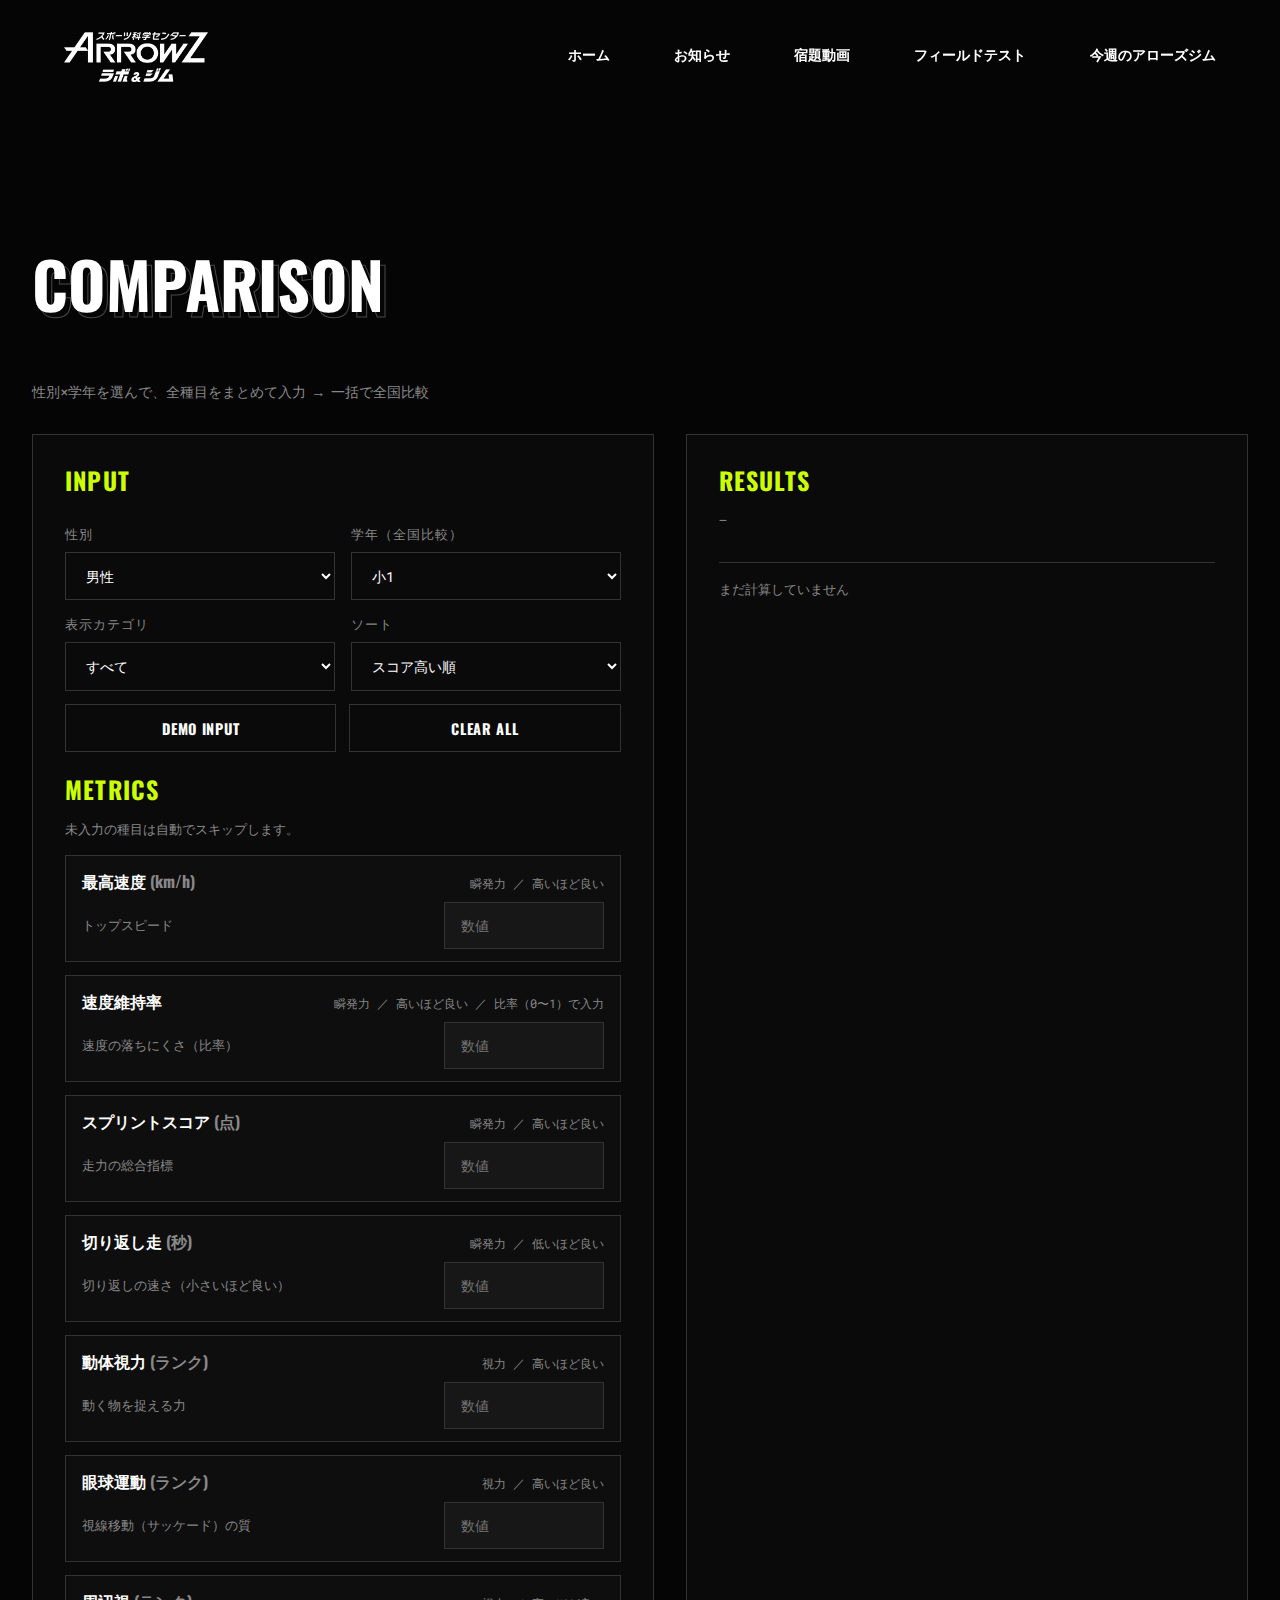
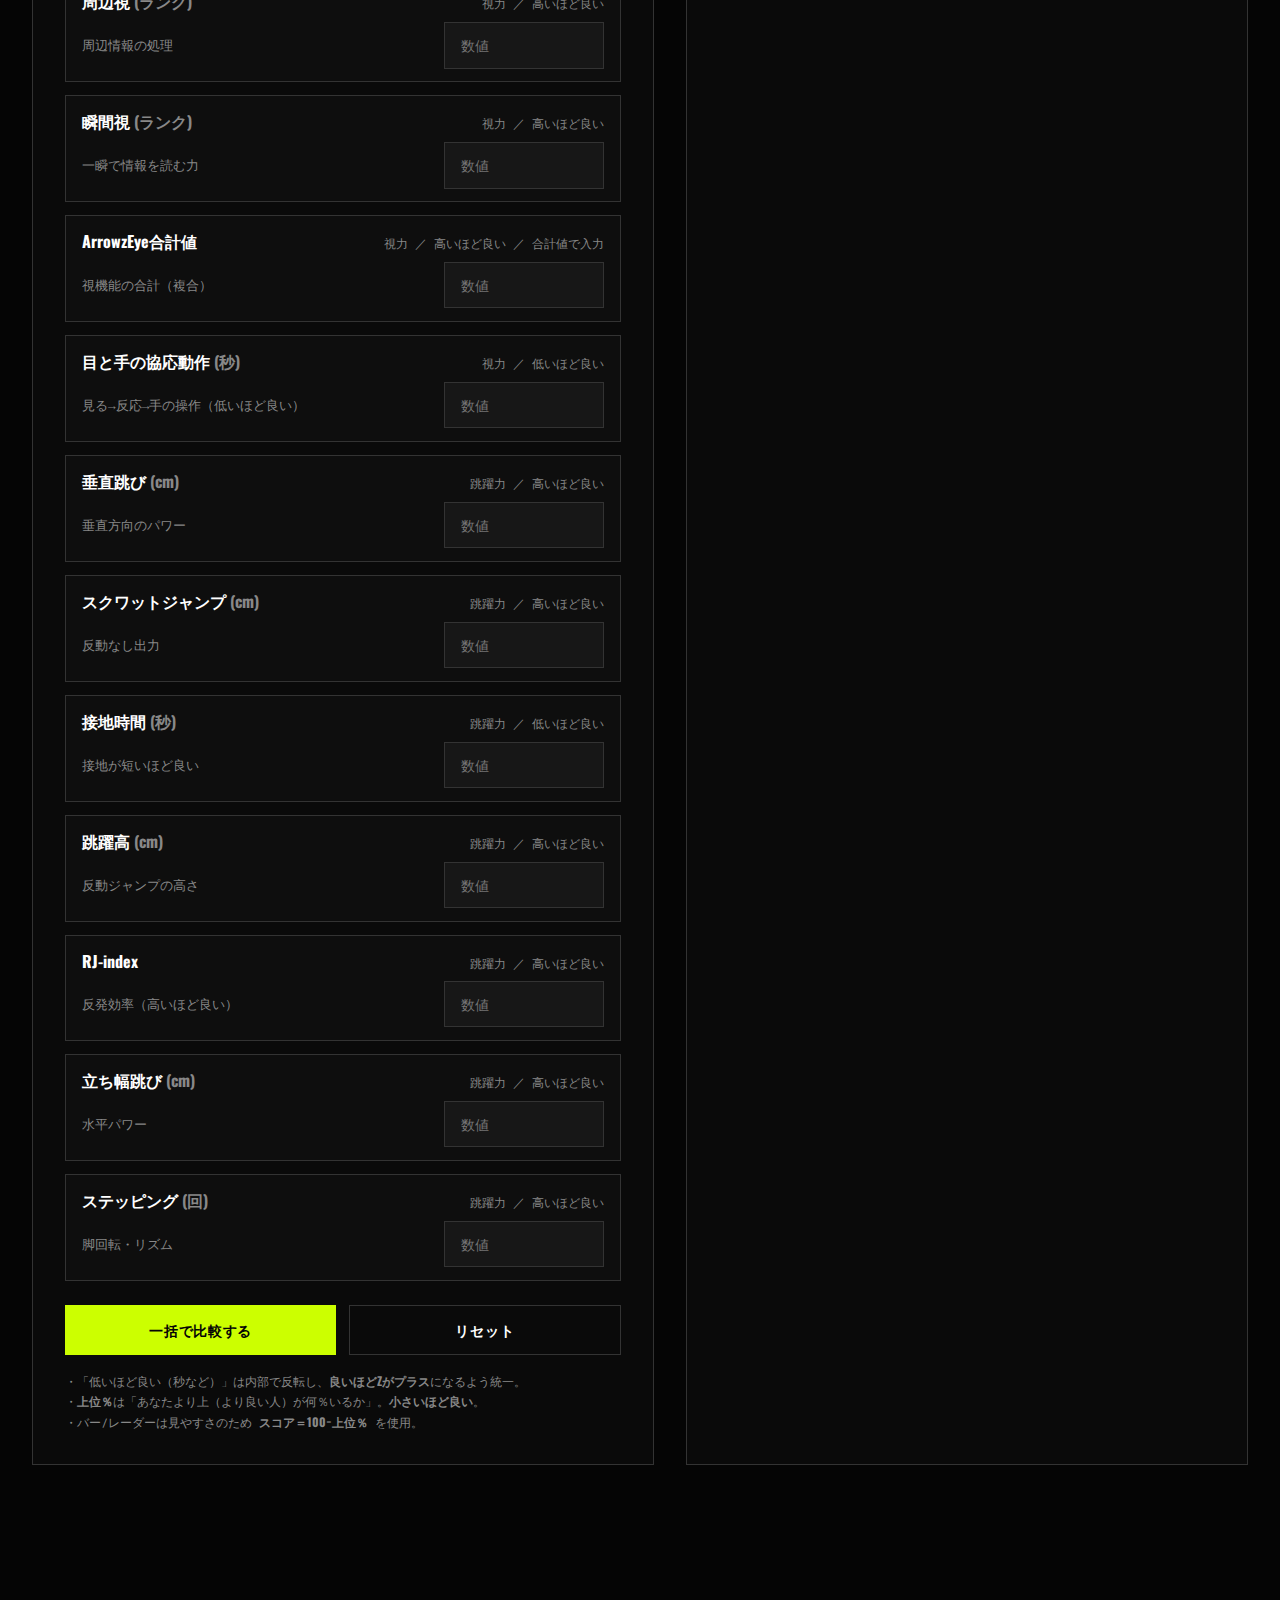
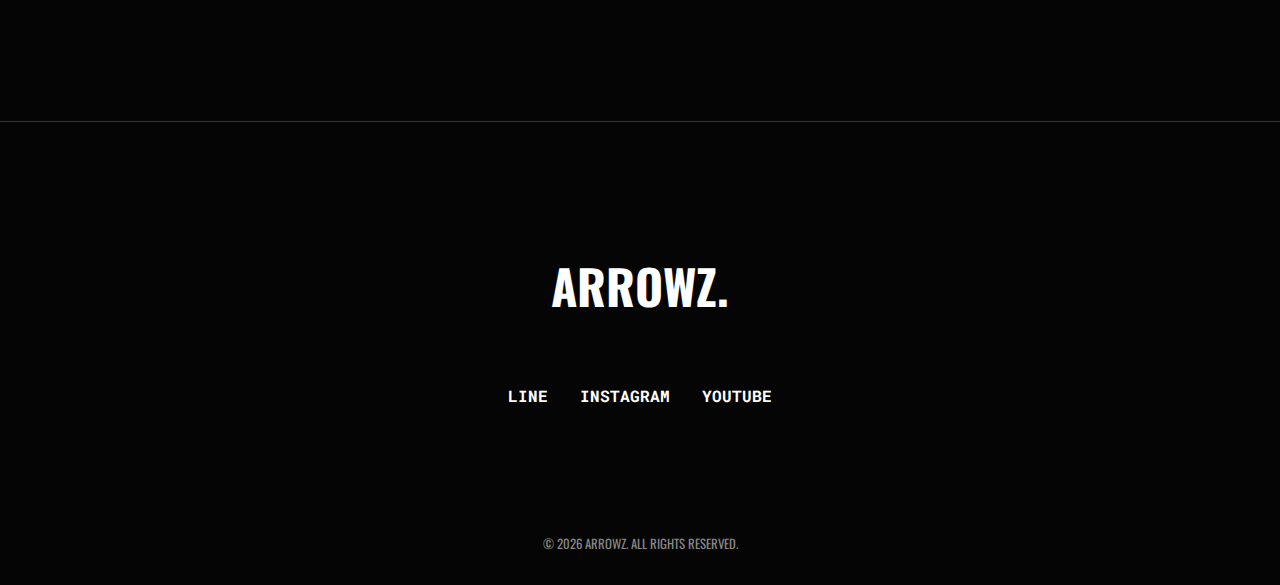
<file: comparison.html>
<!DOCTYPE html>
<html lang="ja">

<head>
    <meta charset="UTF-8">
    <meta name="viewport" content="width=device-width, initial-scale=1.0">
    <title>全国比較ツール | ARROWZ栃木ポータルサイト</title>
    <link rel="preconnect" href="https://fonts.googleapis.com">
    <link rel="preconnect" href="https://fonts.gstatic.com" crossorigin>
    <link
        href="https://fonts.googleapis.com/css2?family=Oswald:wght@400;500;700&family=Roboto+Mono:wght@400;700&display=swap"
        rel="stylesheet">
    <link rel="stylesheet" href="css/style.css">
    <link rel="stylesheet" href="css/animations.css">
    <style>
        /* ===== Comparison Page Specific ===== */
        .comp-grid {
            display: grid;
            grid-template-columns: 1.05fr .95fr;
            gap: 2rem;
        }

        @media (max-width: 980px) {
            .comp-grid {
                grid-template-columns: 1fr;
            }
        }

        .comp-card {
            background-color: #0a0a0a;
            border: 1px solid var(--border-color);
            border-radius: 0;
            padding: 2rem;
            transition: border-color 0.3s;
        }

        .comp-card:hover {
            border-color: var(--accent-color);
        }

        .comp-card h2 {
            font-family: var(--font-primary);
            font-size: 1.5rem;
            text-transform: uppercase;
            letter-spacing: 0.05em;
            margin-bottom: 1rem;
            color: var(--accent-color);
        }

        .comp-mini {
            font-family: var(--font-secondary);
            color: var(--text-muted);
            font-size: 0.8rem;
            line-height: 1.6;
        }

        .comp-label {
            display: block;
            font-family: var(--font-secondary);
            color: var(--text-muted);
            font-size: 0.8rem;
            letter-spacing: 0.08em;
            text-transform: uppercase;
            margin: 1rem 0 0.5rem;
        }

        .comp-card input,
        .comp-card select {
            width: 100%;
            background: rgba(255, 255, 255, 0.04);
            border: 1px solid var(--border-color);
            color: var(--text-color);
            padding: 0.8rem 1rem;
            font-family: var(--font-secondary);
            font-size: 0.9rem;
            outline: none;
            transition: border-color 0.3s;
        }

        .comp-card input:focus,
        .comp-card select:focus {
            border-color: var(--accent-color);
        }

        .comp-card select {
            color: var(--text-color);
            background: #0a0a0a;
        }

        .comp-card select option {
            color: #000;
            background: #fff;
        }

        .comp-row2 {
            display: grid;
            grid-template-columns: 1fr 1fr;
            gap: 1rem;
        }

        @media (max-width: 720px) {
            .comp-row2 {
                grid-template-columns: 1fr;
            }
        }

        /* Buttons */
        .comp-btns {
            display: flex;
            gap: 0.8rem;
            flex-wrap: wrap;
            margin-top: 1.5rem;
        }

        .comp-btn {
            appearance: none;
            border: 1px solid var(--border-color);
            background: transparent;
            color: var(--text-color);
            padding: 0.8rem 1.2rem;
            font-family: var(--font-primary);
            font-weight: 700;
            font-size: 0.9rem;
            cursor: pointer;
            text-transform: uppercase;
            letter-spacing: 0.05em;
            transition: all 0.3s;
            flex: 1;
        }

        .comp-btn:hover {
            border-color: var(--accent-color);
            color: var(--accent-color);
            background: rgba(204, 255, 0, 0.05);
        }

        .comp-btn.primary {
            border-color: var(--accent-color);
            color: var(--bg-color);
            background: var(--accent-color);
        }

        .comp-btn.primary:hover {
            background: var(--accent-hover);
        }

        @media (max-width: 720px) {
            .comp-btns {
                position: sticky;
                bottom: 12px;
                padding: 0.8rem;
                background: rgba(5, 5, 5, 0.9);
                border: 1px solid var(--border-color);
                backdrop-filter: blur(10px);
                z-index: 5;
            }
        }

        /* Input List */
        .comp-list {
            display: flex;
            flex-direction: column;
            gap: 0.8rem;
            margin-top: 1rem;
        }

        .comp-item {
            border: 1px solid var(--border-color);
            background: rgba(255, 255, 255, 0.02);
            padding: 0.8rem 1rem;
            transition: border-color 0.3s;
        }

        .comp-item:hover {
            border-color: rgba(204, 255, 0, 0.3);
        }

        .comp-itemTop {
            display: flex;
            justify-content: space-between;
            gap: 0.8rem;
            align-items: baseline;
            flex-wrap: wrap;
        }

        .comp-itemName {
            font-family: var(--font-primary);
            font-weight: 700;
            color: var(--text-color);
            font-size: 1rem;
        }

        .comp-itemMeta {
            font-family: var(--font-secondary);
            color: var(--text-muted);
            font-size: 0.75rem;
        }

        .comp-itemGrid {
            display: grid;
            grid-template-columns: 1fr 160px;
            gap: 0.8rem;
            margin-top: 0.5rem;
            align-items: center;
        }

        @media (max-width: 520px) {
            .comp-itemGrid {
                grid-template-columns: 1fr;
            }
        }

        /* Warning */
        .comp-warn {
            margin-top: 1rem;
            padding: 0.8rem 1rem;
            border: 1px solid rgba(255, 107, 107, 0.35);
            background: rgba(255, 107, 107, 0.08);
            color: var(--text-muted);
            font-family: var(--font-secondary);
            font-size: 0.8rem;
            line-height: 1.6;
            display: none;
        }

        .comp-note {
            margin-top: 1rem;
            font-family: var(--font-secondary);
            color: var(--text-muted);
            font-size: 0.75rem;
            line-height: 1.7;
        }

        /* Result badges */
        .comp-badge {
            display: inline-flex;
            align-items: center;
            gap: 0.5rem;
            padding: 0.4rem 0.8rem;
            border: 1px solid var(--border-color);
            background: rgba(255, 255, 255, 0.04);
            color: var(--text-muted);
            font-family: var(--font-secondary);
            font-size: 0.75rem;
            white-space: nowrap;
        }

        .comp-dot {
            width: 8px;
            height: 8px;
            border-radius: 50%;
        }

        .comp-good {
            background: #ccff00;
        }

        .comp-mid {
            background: #f5c451;
        }

        .comp-low {
            background: #ff6b6b;
        }

        .comp-bar {
            margin-top: 0.5rem;
            border: 1px solid var(--border-color);
            background: rgba(255, 255, 255, 0.03);
            height: 6px;
            overflow: hidden;
        }

        .comp-barFill {
            height: 100%;
            width: 0%;
            background: linear-gradient(90deg, var(--accent-color) 0%, rgba(204, 255, 0, 0.5) 100%);
            transition: width 0.35s ease;
        }

        .comp-tagRow {
            display: flex;
            gap: 0.5rem;
            flex-wrap: wrap;
            margin-top: 0.8rem;
        }

        .comp-tag {
            display: inline-flex;
            align-items: center;
            gap: 0.4rem;
            padding: 0.4rem 0.8rem;
            border: 1px solid var(--border-color);
            background: rgba(255, 255, 255, 0.02);
            color: var(--text-muted);
            font-family: var(--font-secondary);
            font-size: 0.75rem;
        }

        .comp-tag b {
            color: var(--text-color);
        }

        .comp-hr {
            height: 1px;
            background: var(--border-color);
            margin: 1rem 0;
        }

        .comp-deltaPos {
            color: #ccff00;
            font-weight: 700;
        }

        .comp-deltaNeg {
            color: #ff6b6b;
            font-weight: 700;
        }

        /* Result details */
        details.comp-res {
            border: 1px solid var(--border-color);
            background: rgba(255, 255, 255, 0.02);
            padding: 0.8rem 1rem;
            transition: border-color 0.3s;
        }

        details.comp-res:hover {
            border-color: rgba(204, 255, 0, 0.3);
        }

        details.comp-res+details.comp-res {
            margin-top: 0.8rem;
        }

        details.comp-res summary {
            list-style: none;
            cursor: pointer;
            display: flex;
            justify-content: space-between;
            gap: 0.8rem;
            align-items: flex-start;
            flex-wrap: wrap;
        }

        details.comp-res summary::-webkit-details-marker {
            display: none;
        }

        .comp-sumLeft {
            min-width: 240px;
            flex: 1;
        }

        .comp-sumName {
            font-family: var(--font-primary);
            font-weight: 700;
            font-size: 1.1rem;
            color: var(--text-color);
        }

        .comp-sumSmall {
            font-family: var(--font-secondary);
            color: var(--text-muted);
            font-size: 0.75rem;
            margin-top: 0.3rem;
        }

        .comp-sumRight {
            display: flex;
            gap: 0.8rem;
            align-items: center;
            flex-wrap: wrap;
            justify-content: flex-end;
        }

        .comp-scoreNum {
            font-family: var(--font-primary);
            font-weight: 700;
            color: var(--accent-color);
            font-size: 1.2rem;
        }

        /* Radar */
        .comp-radarWrap {
            margin-top: 1rem;
            border: 1px solid var(--border-color);
            background: rgba(255, 255, 255, 0.02);
            padding: 1rem;
        }

        .comp-radarTop {
            display: flex;
            justify-content: space-between;
            gap: 0.8rem;
            align-items: baseline;
            flex-wrap: wrap;
        }

        #radar {
            width: 100%;
            height: 280px;
            display: block;
            margin-top: 0.5rem;
            background: rgba(255, 255, 255, 0.02);
            border: 1px solid var(--border-color);
        }

        /* Training */
        .comp-trainBox {
            margin-top: 1.5rem;
            border: 1px solid var(--border-color);
            background: rgba(255, 255, 255, 0.02);
            padding: 1rem;
        }

        .comp-trainTitle {
            font-family: var(--font-primary);
            font-weight: 700;
            text-transform: uppercase;
            letter-spacing: 0.05em;
        }

        .comp-trainItem {
            margin-top: 0.8rem;
            padding: 0.8rem;
            border: 1px solid var(--border-color);
            background: rgba(255, 255, 255, 0.02);
        }

        .comp-trainName {
            font-family: var(--font-primary);
            font-weight: 700;
        }

        .comp-trainMeta {
            font-family: var(--font-secondary);
            color: var(--text-muted);
            font-size: 0.75rem;
            margin-top: 0.3rem;
        }

        .comp-trainUl {
            margin: 0.5rem 0 0 1.2rem;
            color: var(--text-muted);
            font-family: var(--font-secondary);
            font-size: 0.8rem;
            line-height: 1.7;
            list-style: disc;
        }

        .comp-tools {
            display: flex;
            gap: 0.8rem;
            flex-wrap: wrap;
            margin-top: 0.8rem;
        }

        .comp-tools>* {
            flex: 1;
        }
    </style>
</head>

<body>

    <div class="cursor-dot" data-cursor-dot></div>
    <div class="cursor-outline" data-cursor-outline></div>

    <header class="header">
        <div class="logo">
            <a href="index.html">
                <img src="images/arrowz_logo13.png" alt="ARROWZ" class="logo-img">
            </a>
        </div>
        <nav class="nav">
            <ul class="nav-list">
                <li class="nav-item"><a href="index.html" class="nav-link" data-hover="HOME">ホーム</a></li>
                <li class="nav-item"><a href="news.html" class="nav-link" data-hover="NEWS">お知らせ</a></li>
                <li class="nav-item"><a href="homework.html" class="nav-link" data-hover="HOMEWORK">宿題動画</a></li>
                <li class="nav-item"><a href="results.html" class="nav-link" data-hover="FT RESULTS">フィールドテスト</a></li>
                <li class="nav-item"><a href="weekly.html" class="nav-link" data-hover="WEEKLY">今週のアローズジム</a></li>
            </ul>
        </nav>
        <div class="menu-toggle">
            <div class="bar"></div>
            <div class="bar"></div>
        </div>
    </header>

    <main>
        <section class="section">
            <div class="container">
                <h2 class="section-title" data-text="COMPARISON">COMPARISON</h2>
                <p
                    style="font-family: var(--font-secondary); color: var(--text-muted); margin-bottom: 2rem; font-size: 0.9rem;">
                    性別×学年を選んで、全種目をまとめて入力 → 一括で全国比較
                </p>

                <div class="comp-grid">
                    <!-- Input Side -->
                    <section class="comp-card">
                        <h2>INPUT</h2>

                        <div class="comp-row2">
                            <div>
                                <label class="comp-label">性別</label>
                                <select id="sex">
                                    <option value="M">男性</option>
                                    <option value="F">女性</option>
                                </select>
                            </div>
                            <div>
                                <label class="comp-label">学年（全国比較）</label>
                                <select id="grade"></select>
                            </div>
                        </div>

                        <div class="comp-row2">
                            <div>
                                <label class="comp-label">表示カテゴリ</label>
                                <select id="filterCat"></select>
                            </div>
                            <div>
                                <label class="comp-label">ソート</label>
                                <select id="sortMode">
                                    <option value="score_desc">スコア高い順</option>
                                    <option value="top_asc">上位％小さい順</option>
                                    <option value="cat_then_score">カテゴリ→スコア</option>
                                    <option value="input_order">入力順</option>
                                </select>
                            </div>
                        </div>

                        <div class="comp-tools">
                            <button class="comp-btn" id="fillDemoBtn">DEMO INPUT</button>
                            <button class="comp-btn" id="clearAllBtn">CLEAR ALL</button>
                        </div>

                        <h2 style="margin-top: 1.5rem;">METRICS</h2>
                        <div class="comp-mini">未入力の種目は自動でスキップします。</div>
                        <div id="inputList" class="comp-list"></div>

                        <div class="comp-btns">
                            <button class="comp-btn primary" id="calcAllBtn">一括で比較する</button>
                            <button class="comp-btn" id="resetBtn">リセット</button>
                        </div>

                        <div class="comp-warn" id="warnBox"></div>

                        <div class="comp-note">
                            ・「低いほど良い（秒など）」は内部で反転し、<b>良いほどZがプラス</b>になるよう統一。<br>
                            ・<b>上位％</b>は「あなたより上（より良い人）が何％いるか」。<b>小さいほど良い</b>。<br>
                            ・バー/レーダーは見やすさのため <b>スコア＝100−上位％</b> を使用。
                        </div>
                    </section>

                    <!-- Results Side -->
                    <section class="comp-card">
                        <h2>RESULTS</h2>
                        <div class="comp-mini" id="bucketText">—</div>

                        <div class="comp-radarWrap" id="radarWrap" style="display:none">
                            <div class="comp-radarTop">
                                <div class="comp-trainTitle">RADAR CHART</div>
                                <div class="comp-mini">0〜100（大きいほど良い）</div>
                            </div>
                            <canvas id="radar" width="900" height="420" aria-label="レーダーチャート"></canvas>
                            <div class="comp-mini" id="radarHint" style="margin-top:0.5rem">—</div>
                        </div>

                        <div class="comp-trainBox" id="trainBox" style="display:none">
                            <div class="comp-trainTitle">TRAINING RECOMMENDATIONS</div>
                            <div class="comp-mini">低かった3種目を伸ばすトレーニング</div>
                            <div id="trainList"></div>
                        </div>

                        <div class="comp-tagRow" id="summaryTags" style="margin-top:1rem"></div>
                        <div class="comp-hr"></div>

                        <div id="resultEmpty" class="comp-mini">まだ計算していません</div>
                        <div id="resultList" style="display:none"></div>
                    </section>
                </div>
            </div>
        </section>
    </main>

    <footer class="footer">
        <div class="container footer-content">
            <div class="footer-logo"><a
                    href="https://www.sports-science.co.jp/facility/tochigi/?utm_source=ig&utm_medium=social&utm_content=link_in_bio&fbclid=PAZXh0bgNhZW0CMTEAc3J0YwZhcHBfaWQMMjU2MjgxMDQwNTU4AAGnA0qM_hiKRR2bV2FCewG_8KCj-2P1WLxekZuYS_LkNXkv36WaadTpXSyxyW0_aem_r9qsksJPKb-rXfjTjhn6wQ"
                    target="_blank" style="text-decoration: none; color: inherit;">ARROWZ</a><span class="dot">.</span>
            </div>
            <div class="footer-links">
                <a href="https://line.me/R/ti/p/@322ctrff?ts=03251611&oat_content=url" target="_blank">LINE</a>
                <a href="https://www.instagram.com/arrowz_tochigi/" target="_blank">INSTAGRAM</a>
                <a href="https://www.youtube.com/@%E3%82%A2%E3%83%AD%E3%83%BC%E3%82%BA%E6%A0%83%E6%9C%A8"
                    target="_blank">YOUTUBE</a>
            </div>
            <div class="footer-bottom">
                <p>&copy; 2026 ARROWZ. ALL RIGHTS RESERVED.</p>
            </div>
        </div>
    </footer>

    <script src="js/main.js"></script>
    <script src="js/comparison.js"></script>
</body>

</html>
</file>
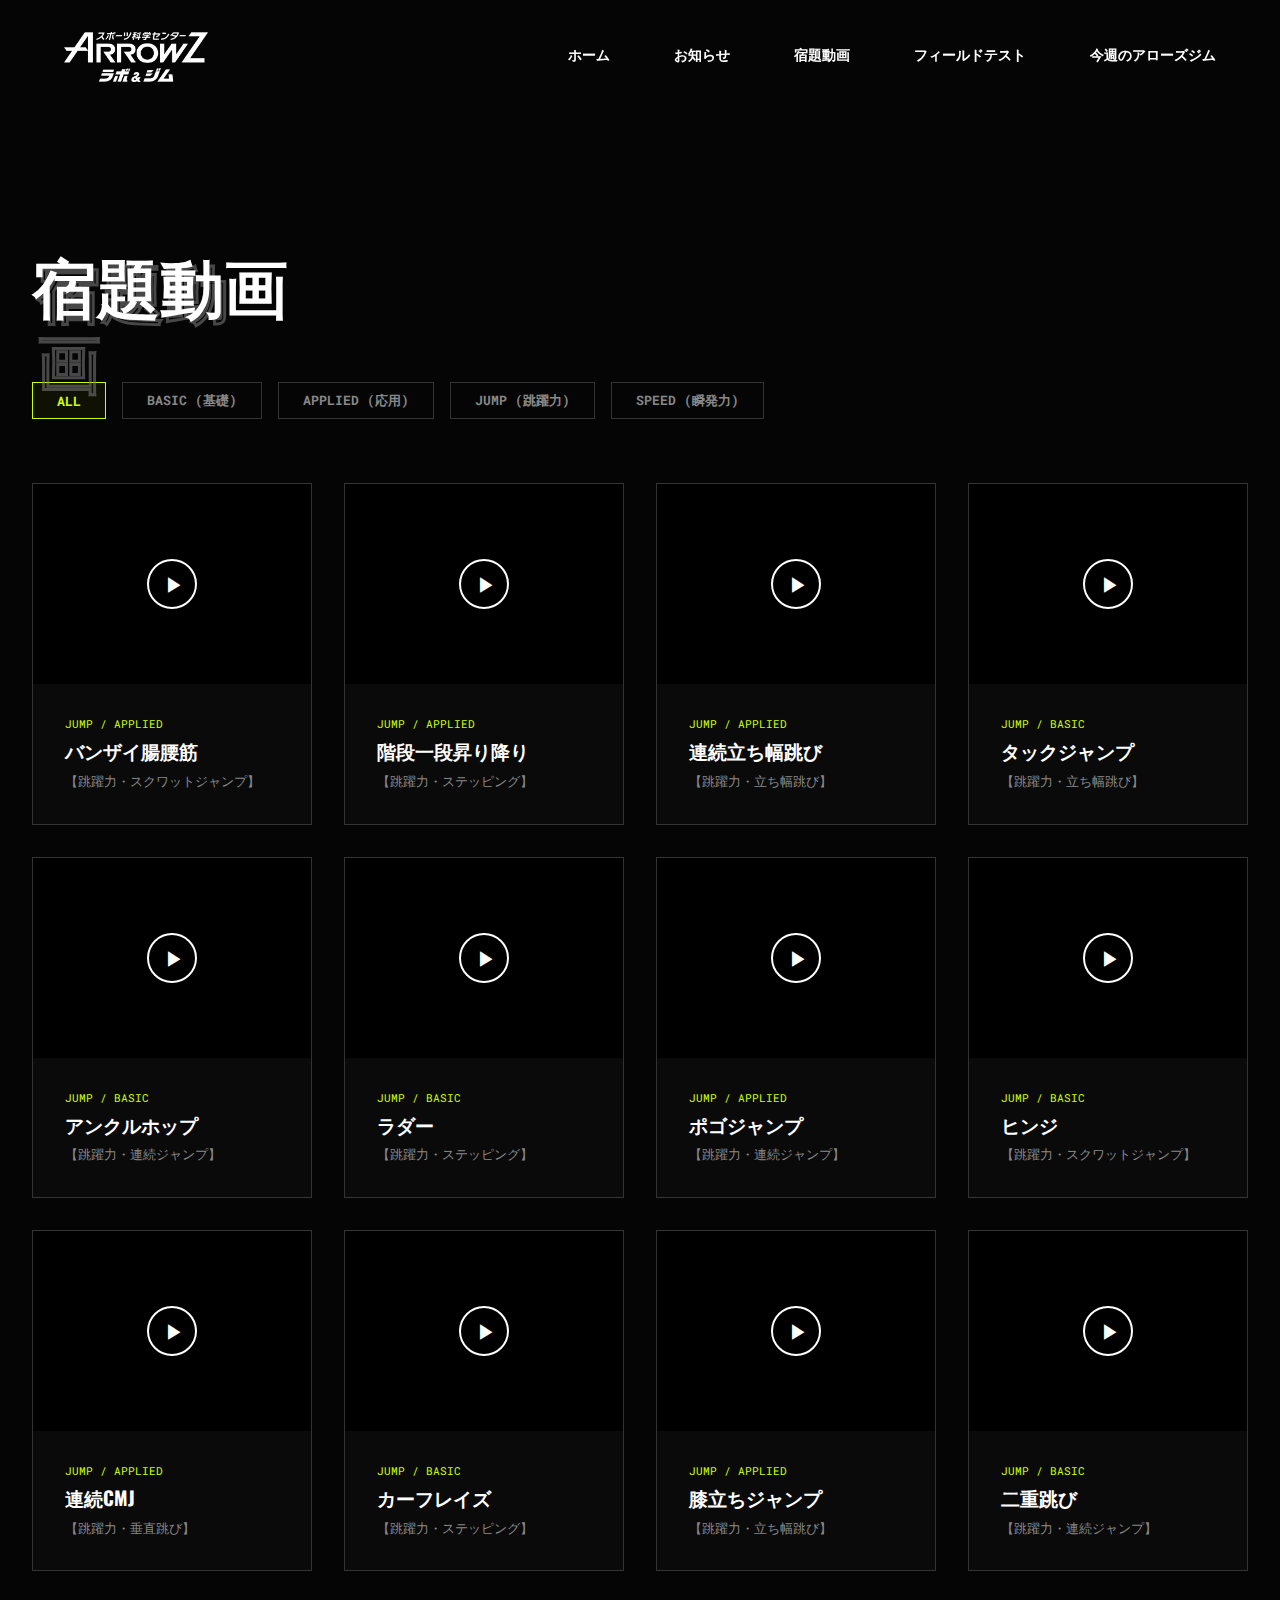
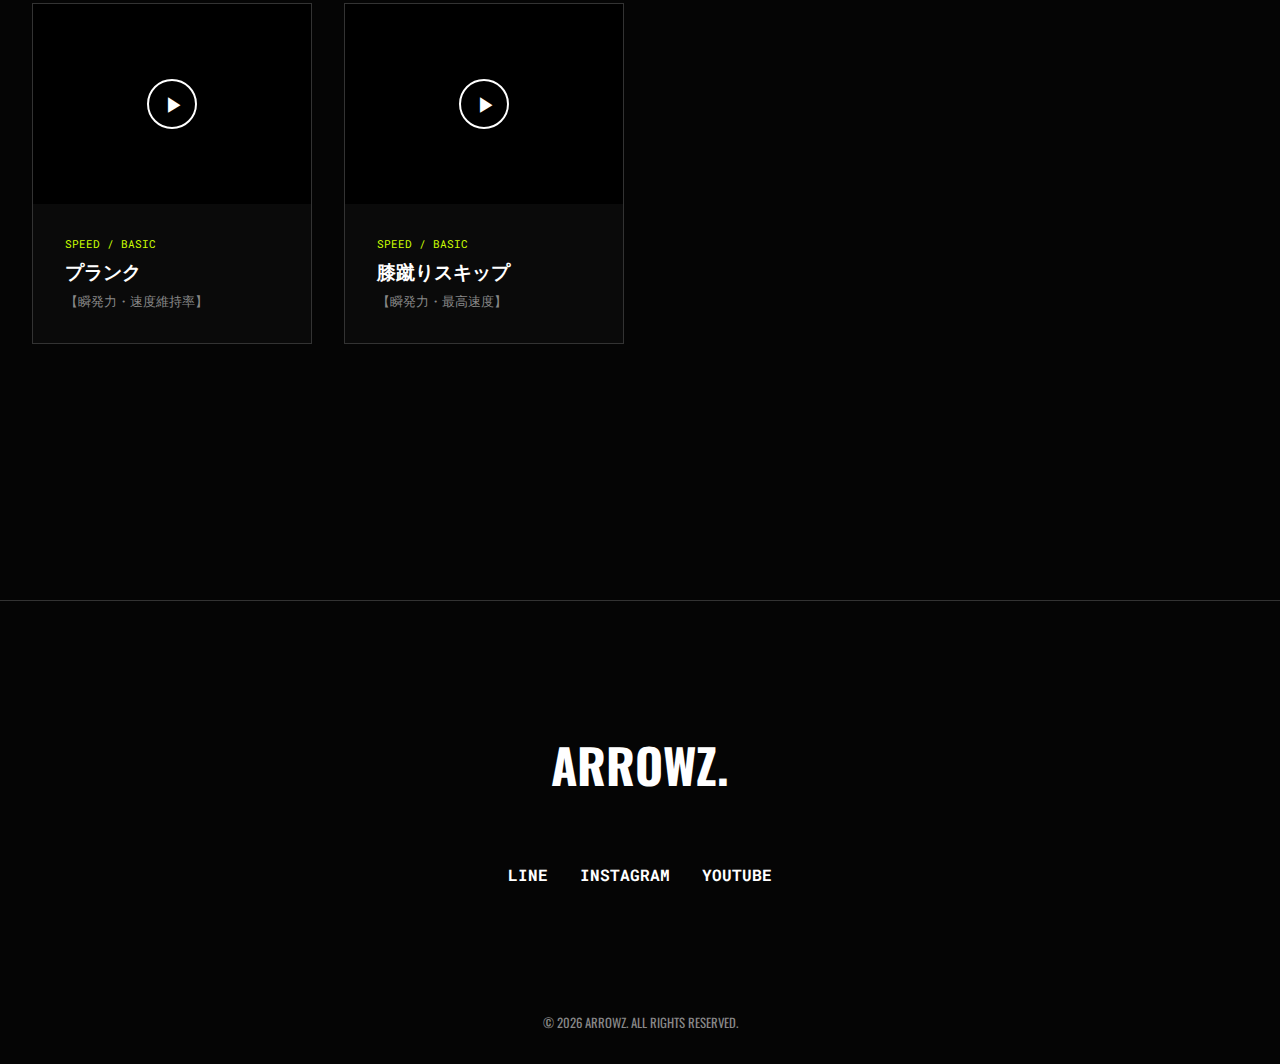
<file: homework.html>
<!DOCTYPE html>
<html lang="ja">

<head>
    <meta charset="UTF-8">
    <meta name="viewport" content="width=device-width, initial-scale=1.0">
    <title>HOMEWORK | ARROWZ栃木ポータルサイト</title>
    <link rel="preconnect" href="https://fonts.googleapis.com">
    <link rel="preconnect" href="https://fonts.gstatic.com" crossorigin>
    <link
        href="https://fonts.googleapis.com/css2?family=Oswald:wght@400;500;700&family=Roboto+Mono:wght@400;700&display=swap"
        rel="stylesheet">
    <link rel="stylesheet" href="css/style.css">
    <link rel="stylesheet" href="css/animations.css">
</head>

<body>

    <div class="cursor-dot" data-cursor-dot></div>
    <div class="cursor-outline" data-cursor-outline></div>

    <header class="header">
        <div class="logo">
            <a href="index.html">
                <img src="images/arrowz_logo13.png" alt="ARROWZ" class="logo-img">
            </a>
        </div>
        <nav class="nav">
            <ul class="nav-list">
                <li class="nav-item"><a href="index.html" class="nav-link" data-hover="ホーム">ホーム</a></li>
                <li class="nav-item"><a href="index.html#info" class="nav-link" data-hover="お知らせ">お知らせ</a></li>
                <li class="nav-item"><a href="homework.html" class="nav-link" data-hover="宿題動画">宿題動画</a></li>
                <li class="nav-item"><a href="index.html#ft-results" class="nav-link" data-hover="フィールドテスト">フィールドテスト</a>
                </li>
                <li class="nav-item"><a href="index.html#weekly" class="nav-link" data-hover="今週のアローズジム">今週のアローズジム</a>
                </li>
            </ul>
        </nav>
        <div class="menu-toggle">
            <div class="bar"></div>
            <div class="bar"></div>
        </div>
    </header>

    <main>
        <section class="section">
            <div class="container">
                <h2 class="section-title" data-text="宿題動画">宿題動画</h2>

                <div class="filter-bar">
                    <button class="filter-btn active" data-filter="all">ALL</button>
                    <button class="filter-btn" data-filter="basic">BASIC (基礎)</button>
                    <button class="filter-btn" data-filter="applied">APPLIED (応用)</button>
                    <button class="filter-btn" data-filter="jump">JUMP (跳躍力)</button>
                    <button class="filter-btn" data-filter="speed">SPEED (瞬発力)</button>
                </div>

                <div class="video-grid">
                    <!-- Video 1 -->
                    <div class="video-card" data-category="jump applied squat-jump"
                        onclick="window.open('https://youtu.be/EahCXnDyUV8', '_blank')">
                        <div class="video-thumbnail"
                            style="background-image: url('https://img.youtube.com/vi/EahCXnDyUV8/hqdefault.jpg'); background-size: cover; background-position: center;">
                            <div class="play-icon">▶</div>
                        </div>
                        <div class="video-info">
                            <span class="video-category">JUMP / APPLIED</span>
                            <h3 class="video-title">バンザイ腸腰筋</h3>
                            <p class="video-desc">【跳躍力・スクワットジャンプ】</p>
                        </div>
                    </div>

                    <!-- Video 2 -->
                    <div class="video-card" data-category="jump applied stepping"
                        onclick="window.open('https://youtu.be/60CA1jE37JQ', '_blank')">
                        <div class="video-thumbnail"
                            style="background-image: url('https://img.youtube.com/vi/60CA1jE37JQ/hqdefault.jpg'); background-size: cover; background-position: center;">
                            <div class="play-icon">▶</div>
                        </div>
                        <div class="video-info">
                            <span class="video-category">JUMP / APPLIED</span>
                            <h3 class="video-title">階段一段昇り降り</h3>
                            <p class="video-desc">【跳躍力・ステッピング】</p>
                        </div>
                    </div>

                    <!-- Video 3 -->
                    <div class="video-card" data-category="jump applied long-jump"
                        onclick="window.open('https://youtu.be/nVPP58sEzbA', '_blank')">
                        <div class="video-thumbnail"
                            style="background-image: url('https://img.youtube.com/vi/nVPP58sEzbA/hqdefault.jpg'); background-size: cover; background-position: center;">
                            <div class="play-icon">▶</div>
                        </div>
                        <div class="video-info">
                            <span class="video-category">JUMP / APPLIED</span>
                            <h3 class="video-title">連続立ち幅跳び</h3>
                            <p class="video-desc">【跳躍力・立ち幅跳び】</p>
                        </div>
                    </div>

                    <!-- Video 4 -->
                    <div class="video-card" data-category="jump basic long-jump"
                        onclick="window.open('https://youtu.be/-nuUayb3wbQ', '_blank')">
                        <div class="video-thumbnail"
                            style="background-image: url('https://img.youtube.com/vi/-nuUayb3wbQ/hqdefault.jpg'); background-size: cover; background-position: center;">
                            <div class="play-icon">▶</div>
                        </div>
                        <div class="video-info">
                            <span class="video-category">JUMP / BASIC</span>
                            <h3 class="video-title">タックジャンプ</h3>
                            <p class="video-desc">【跳躍力・立ち幅跳び】</p>
                        </div>
                    </div>

                    <!-- Video 5 -->
                    <div class="video-card" data-category="jump basic continuous-jump"
                        onclick="window.open('https://youtu.be/Q19RqHF30aM', '_blank')">
                        <div class="video-thumbnail"
                            style="background-image: url('https://img.youtube.com/vi/Q19RqHF30aM/hqdefault.jpg'); background-size: cover; background-position: center;">
                            <div class="play-icon">▶</div>
                        </div>
                        <div class="video-info">
                            <span class="video-category">JUMP / BASIC</span>
                            <h3 class="video-title">アンクルホップ</h3>
                            <p class="video-desc">【跳躍力・連続ジャンプ】</p>
                        </div>
                    </div>

                    <!-- Video 6 -->
                    <div class="video-card" data-category="jump basic stepping"
                        onclick="window.open('https://youtu.be/pIqq_XBPKVc', '_blank')">
                        <div class="video-thumbnail"
                            style="background-image: url('https://img.youtube.com/vi/pIqq_XBPKVc/hqdefault.jpg'); background-size: cover; background-position: center;">
                            <div class="play-icon">▶</div>
                        </div>
                        <div class="video-info">
                            <span class="video-category">JUMP / BASIC</span>
                            <h3 class="video-title">ラダー</h3>
                            <p class="video-desc">【跳躍力・ステッピング】</p>
                        </div>
                    </div>

                    <!-- Video 7 -->
                    <div class="video-card" data-category="jump applied continuous-jump"
                        onclick="window.open('https://youtu.be/qJ0GcfYLG8I', '_blank')">
                        <div class="video-thumbnail"
                            style="background-image: url('https://img.youtube.com/vi/qJ0GcfYLG8I/hqdefault.jpg'); background-size: cover; background-position: center;">
                            <div class="play-icon">▶</div>
                        </div>
                        <div class="video-info">
                            <span class="video-category">JUMP / APPLIED</span>
                            <h3 class="video-title">ポゴジャンプ</h3>
                            <p class="video-desc">【跳躍力・連続ジャンプ】</p>
                        </div>
                    </div>

                    <!-- Video 8 -->
                    <div class="video-card" data-category="jump basic squat-jump"
                        onclick="window.open('https://youtu.be/F4F3FHdnxt8', '_blank')">
                        <div class="video-thumbnail"
                            style="background-image: url('https://img.youtube.com/vi/F4F3FHdnxt8/hqdefault.jpg'); background-size: cover; background-position: center;">
                            <div class="play-icon">▶</div>
                        </div>
                        <div class="video-info">
                            <span class="video-category">JUMP / BASIC</span>
                            <h3 class="video-title">ヒンジ</h3>
                            <p class="video-desc">【跳躍力・スクワットジャンプ】</p>
                        </div>
                    </div>

                    <!-- Video 9 -->
                    <div class="video-card" data-category="jump applied vertical-jump"
                        onclick="window.open('https://youtu.be/q7nNJizyJf8', '_blank')">
                        <div class="video-thumbnail"
                            style="background-image: url('https://img.youtube.com/vi/q7nNJizyJf8/hqdefault.jpg'); background-size: cover; background-position: center;">
                            <div class="play-icon">▶</div>
                        </div>
                        <div class="video-info">
                            <span class="video-category">JUMP / APPLIED</span>
                            <h3 class="video-title">連続CMJ</h3>
                            <p class="video-desc">【跳躍力・垂直跳び】</p>
                        </div>
                    </div>

                    <!-- Video 10 -->
                    <div class="video-card" data-category="jump basic stepping"
                        onclick="window.open('https://youtu.be/63raM20u0NU', '_blank')">
                        <div class="video-thumbnail"
                            style="background-image: url('https://img.youtube.com/vi/63raM20u0NU/hqdefault.jpg'); background-size: cover; background-position: center;">
                            <div class="play-icon">▶</div>
                        </div>
                        <div class="video-info">
                            <span class="video-category">JUMP / BASIC</span>
                            <h3 class="video-title">カーフレイズ</h3>
                            <p class="video-desc">【跳躍力・ステッピング】</p>
                        </div>
                    </div>

                    <!-- Video 11 -->
                    <div class="video-card" data-category="jump applied long-jump"
                        onclick="window.open('https://youtu.be/xq_f4AgKCp0', '_blank')">
                        <div class="video-thumbnail"
                            style="background-image: url('https://img.youtube.com/vi/xq_f4AgKCp0/hqdefault.jpg'); background-size: cover; background-position: center;">
                            <div class="play-icon">▶</div>
                        </div>
                        <div class="video-info">
                            <span class="video-category">JUMP / APPLIED</span>
                            <h3 class="video-title">膝立ちジャンプ</h3>
                            <p class="video-desc">【跳躍力・立ち幅跳び】</p>
                        </div>
                    </div>

                    <!-- Video 12 -->
                    <div class="video-card" data-category="jump basic continuous-jump"
                        onclick="window.open('https://youtu.be/IRUk6ZxLzy0', '_blank')">
                        <div class="video-thumbnail"
                            style="background-image: url('https://img.youtube.com/vi/IRUk6ZxLzy0/hqdefault.jpg'); background-size: cover; background-position: center;">
                            <div class="play-icon">▶</div>
                        </div>
                        <div class="video-info">
                            <span class="video-category">JUMP / BASIC</span>
                            <h3 class="video-title">二重跳び</h3>
                            <p class="video-desc">【跳躍力・連続ジャンプ】</p>
                        </div>
                    </div>

                    <!-- Video 13 -->
                    <div class="video-card" data-category="speed basic"
                        onclick="window.open('https://youtu.be/m3KXvLAo8Rg', '_blank')">
                        <div class="video-thumbnail"
                            style="background-image: url('https://img.youtube.com/vi/m3KXvLAo8Rg/hqdefault.jpg'); background-size: cover; background-position: center;">
                            <div class="play-icon">▶</div>
                        </div>
                        <div class="video-info">
                            <span class="video-category">SPEED / BASIC</span>
                            <h3 class="video-title">プランク</h3>
                            <p class="video-desc">【瞬発力・速度維持率】</p>
                        </div>
                    </div>

                    <!-- Video 14 -->
                    <div class="video-card" data-category="speed basic"
                        onclick="window.open('https://youtu.be/2w9w0xXjfNw', '_blank')">
                        <div class="video-thumbnail"
                            style="background-image: url('https://img.youtube.com/vi/2w9w0xXjfNw/hqdefault.jpg'); background-size: cover; background-position: center;">
                            <div class="play-icon">▶</div>
                        </div>
                        <div class="video-info">
                            <span class="video-category">SPEED / BASIC</span>
                            <h3 class="video-title">膝蹴りスキップ</h3>
                            <p class="video-desc">【瞬発力・最高速度】</p>
                        </div>
                    </div>

                </div>
            </div>
        </section>
    </main>

    <footer class="footer">
        <div class="container footer-content">
            <div class="footer-logo"><a
                    href="https://www.sports-science.co.jp/facility/tochigi/?utm_source=ig&utm_medium=social&utm_content=link_in_bio&fbclid=PAZXh0bgNhZW0CMTEAc3J0YwZhcHBfaWQMMjU2MjgxMDQwNTU4AAGnA0qM_hiKRR2bV2FCewG_8KCj-2P1WLxekZuYS_LkNXkv36WaadTpXSyxyW0_aem_r9qsksJPKb-rXfjTjhn6wQ"
                    target="_blank" style="text-decoration: none; color: inherit;">ARROWZ</a><span class="dot">.</span>
            </div>
            <div class="footer-links">
                <a href="https://line.me/R/ti/p/@322ctrff?ts=03251611&oat_content=url" target="_blank">LINE</a>
                <a href="https://www.instagram.com/arrowz_tochigi/" target="_blank">INSTAGRAM</a>
                <a href="https://www.youtube.com/@%E3%82%A2%E3%83%AD%E3%83%BC%E3%82%BA%E6%A0%83%E6%9C%A8"
                    target="_blank">YOUTUBE</a>
            </div>
            <div class="footer-bottom">
                <p>&copy; 2026 ARROWZ. ALL RIGHTS RESERVED.</p>
            </div>
        </div>
    </footer>

    <script src="js/main.js"></script>
    <script>
        // Enhanced filtering script with checks for partial matches
        const filterBtns = document.querySelectorAll('.filter-btn');
        const videoCards = document.querySelectorAll('.video-card');

        filterBtns.forEach(btn => {
            btn.addEventListener('click', () => {
                // Remove active class from all
                filterBtns.forEach(b => b.classList.remove('active'));
                // Add active to clicked
                btn.classList.add('active');

                const filter = btn.getAttribute('data-filter');

                videoCards.forEach(card => {
                    const category = card.getAttribute('data-category');
                    if (filter === 'all' || category.includes(filter)) {
                        card.style.display = 'block';
                        // Basic animation for re-appearing
                        card.style.opacity = '0';
                        setTimeout(() => card.style.opacity = '1', 50);
                    } else {
                        card.style.display = 'none';
                    }
                });
            });
        });
    </script>
</body>

</html>
</file>
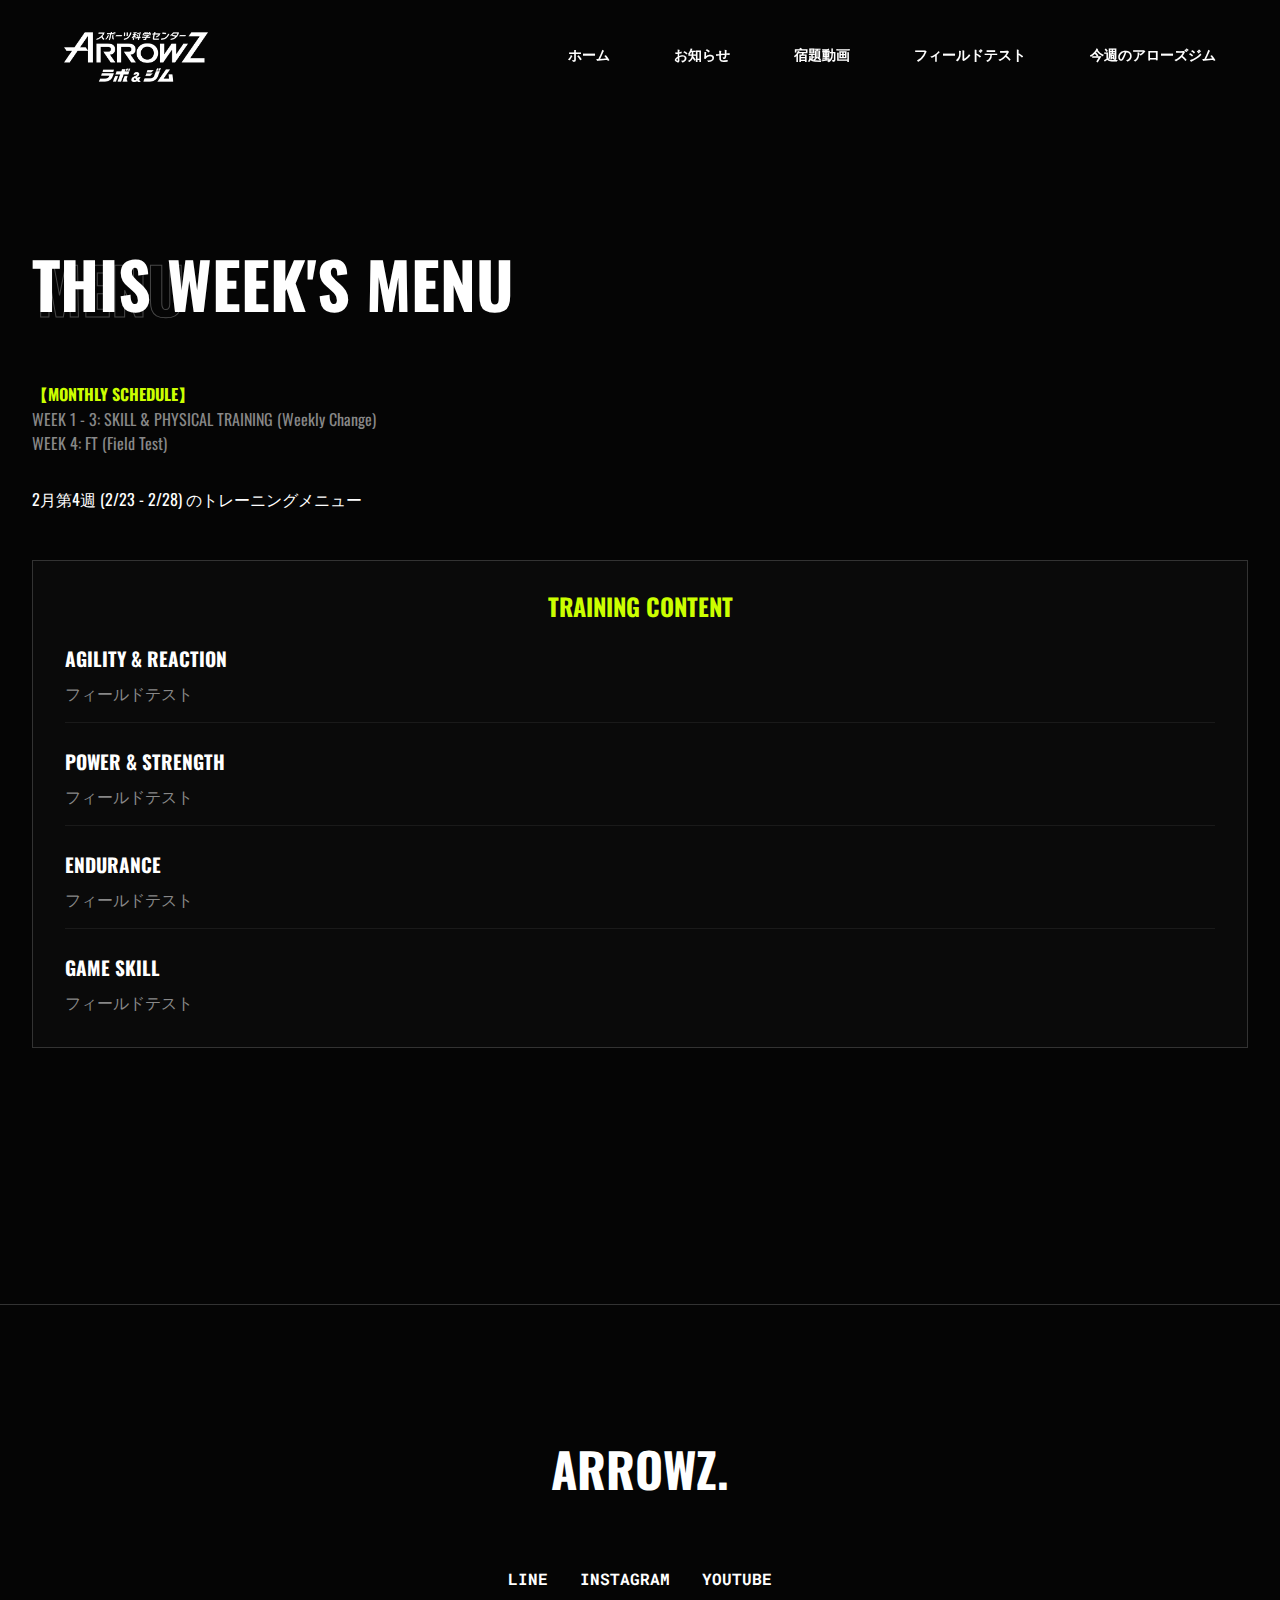
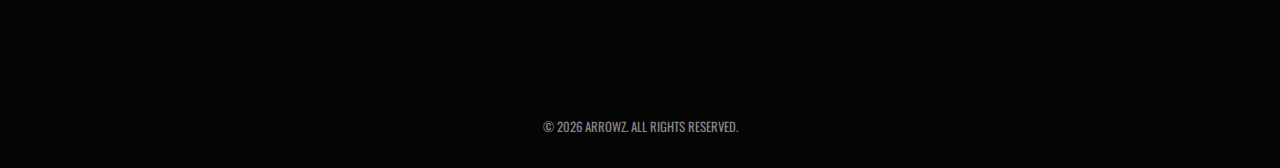
<file: menu.html>
<!DOCTYPE html>
<html lang="ja">

<head>
    <meta charset="UTF-8">
    <meta name="viewport" content="width=device-width, initial-scale=1.0">
    <title>THIS WEEK'S MENU | ARROWZ栃木ポータルサイト</title>
    <link rel="preconnect" href="https://fonts.googleapis.com">
    <link rel="preconnect" href="https://fonts.gstatic.com" crossorigin>
    <link
        href="https://fonts.googleapis.com/css2?family=Oswald:wght@400;500;700&family=Roboto+Mono:wght@400;700&display=swap"
        rel="stylesheet">
    <link rel="stylesheet" href="css/style.css">
    <link rel="stylesheet" href="css/animations.css">
    <style>
        .menu-table {
            width: 100%;
            border-collapse: collapse;
            margin-top: 2rem;
            border: 1px solid var(--border-color);
        }

        .menu-table th,
        .menu-table td {
            padding: 1rem;
            border: 1px solid var(--border-color);
            text-align: left;
        }

        .menu-table th {
            background-color: #1a1a1a;
            color: var(--accent-color);
            font-family: var(--font-primary);
            width: 20%;
        }

        .menu-table td {
            color: var(--text-color);
            font-family: var(--font-secondary);
        }

        .menu-highlight {
            color: var(--accent-color);
            font-weight: bold;
        }
    </style>
</head>

<body>

    <div class="cursor-dot" data-cursor-dot></div>
    <div class="cursor-outline" data-cursor-outline></div>

    <header class="header">
        <div class="logo">
            <a href="index.html">
                <img src="images/arrowz_logo13.png" alt="ARROWZ" class="logo-img">
            </a>
        </div>
        <nav class="nav">
            <ul class="nav-list">
                <li class="nav-item"><a href="index.html" class="nav-link" data-hover="ホーム">ホーム</a></li>
                <li class="nav-item"><a href="news.html" class="nav-link" data-hover="お知らせ">お知らせ</a></li>
                <li class="nav-item"><a href="homework.html" class="nav-link" data-hover="宿題動画">宿題動画</a></li>
                <li class="nav-item"><a href="results.html" class="nav-link" data-hover="フィールドテスト">フィールドテスト</a></li>
                <li class="nav-item"><a href="weekly.html" class="nav-link" data-hover="今週のアローズジム">今週のアローズジム</a></li>
            </ul>
        </nav>
        <div class="menu-toggle">
            <div class="bar"></div>
            <div class="bar"></div>
        </div>
    </header>

    <main>
        <section class="section">
            <div class="container">
                <h2 class="section-title" data-text="MENU">THIS WEEK'S MENU</h2>
                <div class="schedule-system-note"
                    style="margin-bottom: 2rem; font-family: var(--font-secondary); color: var(--text-muted);">
                    <p><strong style="color: var(--accent-color);">【MONTHLY SCHEDULE】</strong><br>
                        WEEK 1 - 3: SKILL & PHYSICAL TRAINING (Weekly Change)<br>
                        WEEK 4: FT (Field Test)</p>
                </div>
                <p class="section-desc">2月第4週 (2/23 - 2/28) のトレーニングメニュー</p>

                <div class="weekly-menu-content"
                    style="margin-top: 3rem; border: 1px solid var(--border-color); padding: 2rem; background: #0a0a0a;">
                    <h3
                        style="color: var(--accent-color); font-family: var(--font-primary); margin-bottom: 1.5rem; text-align: center; font-size: 1.5rem;">
                        TRAINING CONTENT</h3>
                    <ul class="menu-list" style="list-style: none; padding: 0;">
                        <li style="margin-bottom: 1.5rem; border-bottom: 1px solid #1a1a1a; padding-bottom: 1rem;">
                            <strong
                                style="color: var(--text-color); font-family: var(--font-primary); font-size: 1.2rem; display: block; margin-bottom: 0.5rem;">AGILITY
                                & REACTION</strong>
                            <span style="color: var(--text-muted); font-family: var(--font-secondary);">フィールドテスト</span>
                        </li>
                        <li style="margin-bottom: 1.5rem; border-bottom: 1px solid #1a1a1a; padding-bottom: 1rem;">
                            <strong
                                style="color: var(--text-color); font-family: var(--font-primary); font-size: 1.2rem; display: block; margin-bottom: 0.5rem;">POWER
                                & STRENGTH</strong>
                            <span style="color: var(--text-muted); font-family: var(--font-secondary);">フィールドテスト</span>
                        </li>
                        <li style="margin-bottom: 1.5rem; border-bottom: 1px solid #1a1a1a; padding-bottom: 1rem;">
                            <strong
                                style="color: var(--text-color); font-family: var(--font-primary); font-size: 1.2rem; display: block; margin-bottom: 0.5rem;">ENDURANCE</strong>
                            <span style="color: var(--text-muted); font-family: var(--font-secondary);">フィールドテスト</span>
                        </li>
                        <li>
                            <strong
                                style="color: var(--text-color); font-family: var(--font-primary); font-size: 1.2rem; display: block; margin-bottom: 0.5rem;">GAME
                                SKILL</strong>
                            <span style="color: var(--text-muted); font-family: var(--font-secondary);">フィールドテスト</span>
                        </li>
                    </ul>
                </div>
            </div>
        </section>
    </main>

    <footer class="footer">
        <div class="container footer-content">
            <div class="footer-logo"><a
                    href="https://www.sports-science.co.jp/facility/tochigi/?utm_source=ig&utm_medium=social&utm_content=link_in_bio&fbclid=PAZXh0bgNhZW0CMTEAc3J0YwZhcHBfaWQMMjU2MjgxMDQwNTU4AAGnA0qM_hiKRR2bV2FCewG_8KCj-2P1WLxekZuYS_LkNXkv36WaadTpXSyxyW0_aem_r9qsksJPKb-rXfjTjhn6wQ"
                    target="_blank" style="text-decoration: none; color: inherit;">ARROWZ</a><span class="dot">.</span>
            </div>
            <div class="footer-links">
                <a href="https://line.me/R/ti/p/@322ctrff?ts=03251611&oat_content=url" target="_blank">LINE</a>
                <a href="https://www.instagram.com/arrowz_tochigi/" target="_blank">INSTAGRAM</a>
                <a href="https://www.youtube.com/@%E3%82%A2%E3%83%AD%E3%83%BC%E3%82%BA%E6%A0%83%E6%9C%A8"
                    target="_blank">YOUTUBE</a>
            </div>
            <div class="footer-bottom">
                <p>&copy; 2026 ARROWZ. ALL RIGHTS RESERVED.</p>
            </div>
        </div>
    </footer>

    <script src="js/main.js"></script>
</body>

</html>
</file>
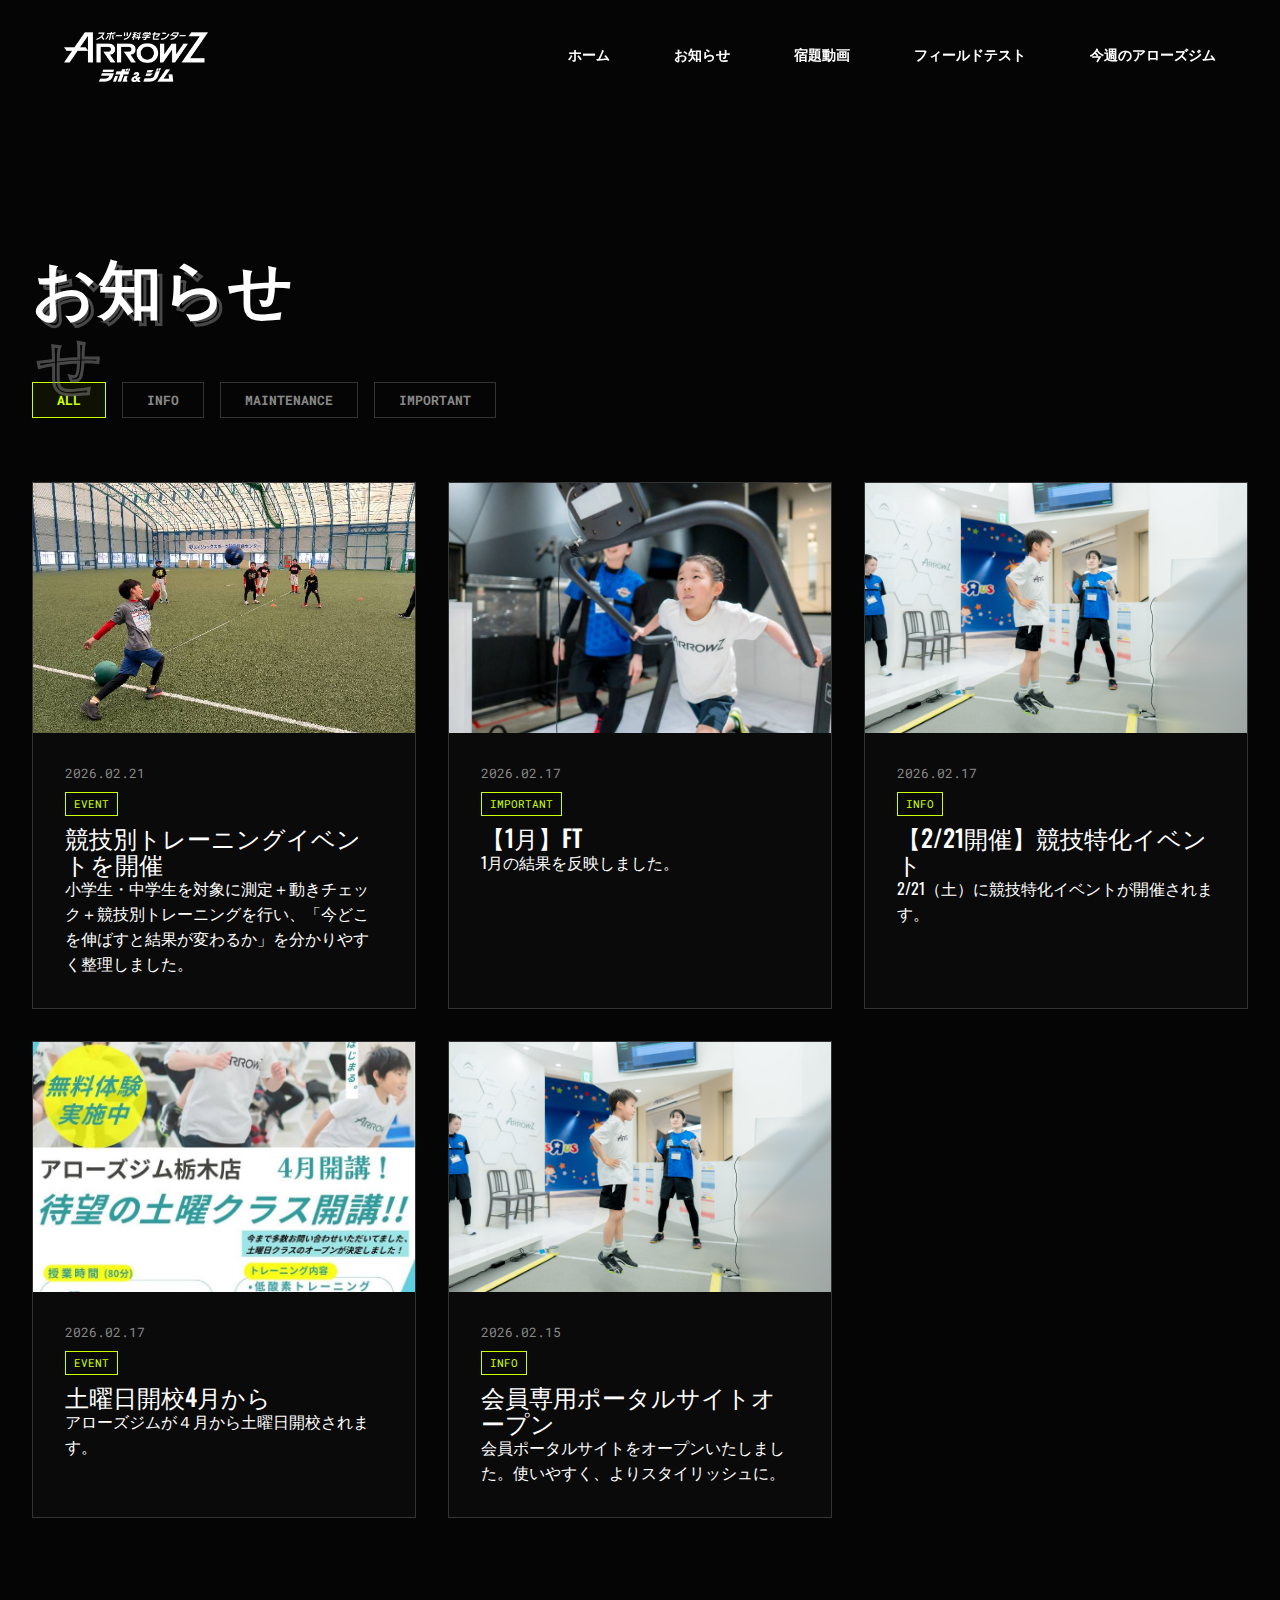
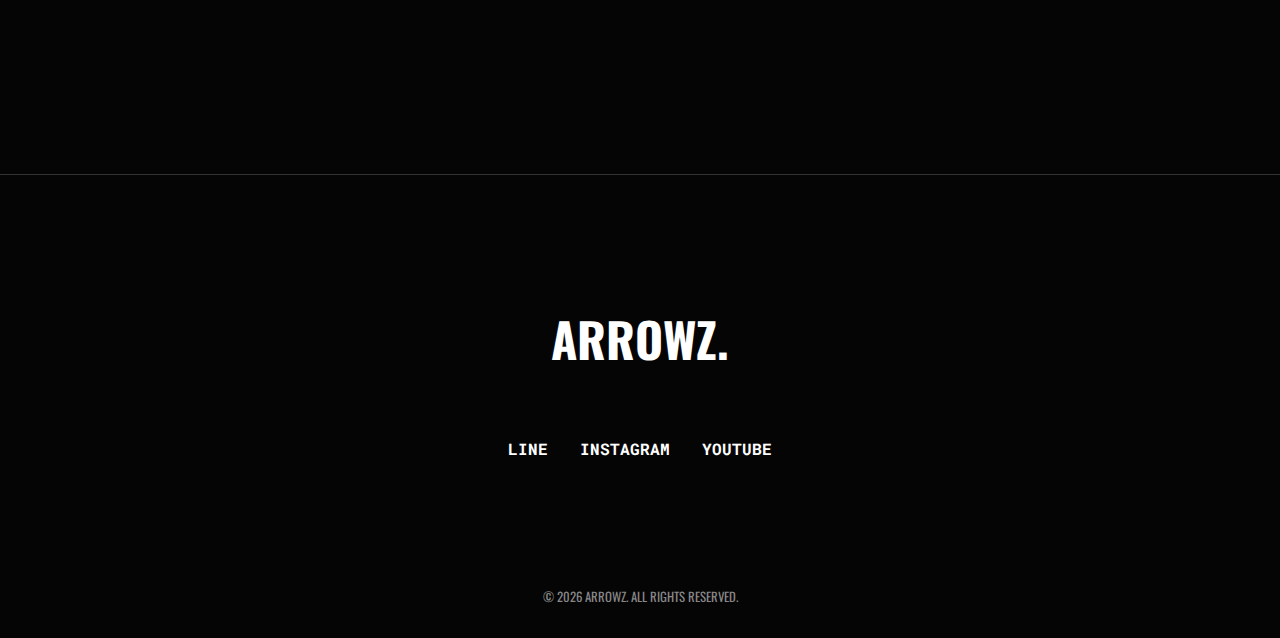
<file: news.html>
<!DOCTYPE html>
<html lang="ja">

<head>
    <meta charset="UTF-8">
    <meta name="viewport" content="width=device-width, initial-scale=1.0">
    <title>NOTICE | ARROWZ栃木ポータルサイト</title>
    <link rel="preconnect" href="https://fonts.googleapis.com">
    <link rel="preconnect" href="https://fonts.gstatic.com" crossorigin>
    <link
        href="https://fonts.googleapis.com/css2?family=Oswald:wght@400;500;700&family=Roboto+Mono:wght@400;700&display=swap"
        rel="stylesheet">
    <link rel="stylesheet" href="css/style.css">
    <link rel="stylesheet" href="css/animations.css">
</head>

<body>

    <div class="cursor-dot" data-cursor-dot></div>
    <div class="cursor-outline" data-cursor-outline></div>

    <header class="header">
        <div class="logo">
            <a href="index.html">
                <img src="images/arrowz_logo13.png" alt="ARROWZ" class="logo-img">
            </a>
        </div>
        <nav class="nav">
            <ul class="nav-list">
                <li class="nav-item"><a href="index.html" class="nav-link" data-hover="ホーム">ホーム</a></li>
                <li class="nav-item"><a href="news.html" class="nav-link" data-hover="お知らせ">お知らせ</a></li>
                <li class="nav-item"><a href="homework.html" class="nav-link" data-hover="宿題動画">宿題動画</a></li>
                <li class="nav-item"><a href="results.html" class="nav-link" data-hover="フィールドテスト">フィールドテスト</a></li>
                <li class="nav-item"><a href="weekly.html" class="nav-link" data-hover="今週のアローズジム">今週のアローズジム</a></li>
            </ul>
        </nav>
        <div class="menu-toggle">
            <div class="bar"></div>
            <div class="bar"></div>
        </div>
    </header>

    <main>
        <section class="section">
            <div class="container">
                <h2 class="section-title" data-text="お知らせ">お知らせ</h2>

                <div class="filter-bar">
                    <button class="filter-btn active" data-filter="all">ALL</button>
                    <button class="filter-btn" data-filter="info">INFO</button>
                    <button class="filter-btn" data-filter="maintenance">MAINTENANCE</button>
                    <button class="filter-btn" data-filter="important">IMPORTANT</button>
                </div>

                <div class="news-grid">
                    <!-- Dynamic Content -->
                </div>
            </div>
        </section>
    </main>

    <footer class="footer">
        <div class="container footer-content">
            <div class="footer-logo"><a
                    href="https://www.sports-science.co.jp/facility/tochigi/?utm_source=ig&utm_medium=social&utm_content=link_in_bio&fbclid=PAZXh0bgNhZW0CMTEAc3J0YwZhcHBfaWQMMjU2MjgxMDQwNTU4AAGnA0qM_hiKRR2bV2FCewG_8KCj-2P1WLxekZuYS_LkNXkv36WaadTpXSyxyW0_aem_r9qsksJPKb-rXfjTjhn6wQ"
                    target="_blank" style="text-decoration: none; color: inherit;">ARROWZ</a><span class="dot">.</span>
            </div>
            <div class="footer-links">
                <a href="https://line.me/R/ti/p/@322ctrff?ts=03251611&oat_content=url" target="_blank">LINE</a>
                <a href="https://www.instagram.com/arrowz_tochigi/" target="_blank">INSTAGRAM</a>
                <a href="https://www.youtube.com/@%E3%82%A2%E3%83%AD%E3%83%BC%E3%82%BA%E6%A0%83%E6%9C%A8"
                    target="_blank">YOUTUBE</a>
            </div>
            <div class="footer-bottom">
                <p>&copy; 2026 ARROWZ. ALL RIGHTS RESERVED.</p>
            </div>
        </div>
    </footer>

    <script src="js/news_data.js"></script>
    <script src="js/news_manager.js"></script>
    <script src="js/main.js"></script>
    <script>
        document.addEventListener('DOMContentLoaded', () => {
            const newsData = window.NewsManager ? window.NewsManager.getNews() : (window.NEWS_DATA || []);
            const newsGrid = document.querySelector('.news-grid');

            // Render all news
            if (newsGrid && newsData.length) {
                newsGrid.innerHTML = '';
                newsData.forEach(item => {
                    const article = document.createElement('article');
                    article.className = 'news-card revealed';
                    article.setAttribute('data-category', item.category.toLowerCase());

                    // Use item.imageData if available, otherwise fallback to class
                    const bgStyle = item.imageData ? `background-image: url('${item.imageData}')` : '';

                    article.innerHTML = `
                        <a href="news_detail.html?id=${item.id}" style="display:block; text-decoration:none; color:inherit; height:100%;">
                            <div class="news-image ${item.imageClass}" style="${bgStyle}"></div>
                            <div class="news-content">
                                <span class="news-date">${item.date}</span>
                                <span class="news-category">${item.category}</span>
                                <h3 class="news-title">${item.title}</h3>
                                <p class="news-excerpt">${item.excerpt}</p>
                            </div>
                        </a>
                    `;
                    newsGrid.appendChild(article);
                });
            }

            // Filtering
            const filterBtns = document.querySelectorAll('.filter-btn');
            const cards = newsGrid ? newsGrid.querySelectorAll('.news-card') : [];

            filterBtns.forEach(btn => {
                btn.addEventListener('click', () => {
                    filterBtns.forEach(b => b.classList.remove('active'));
                    btn.classList.add('active');
                    const filter = btn.getAttribute('data-filter');
                    cards.forEach(card => {
                        const category = card.getAttribute('data-category');
                        if (filter === 'all' || category === filter) {
                            card.style.display = 'block';
                        } else {
                            card.style.display = 'none';
                        }
                    });
                });
            });
        });
    </script>
</body>

</html>
</file>
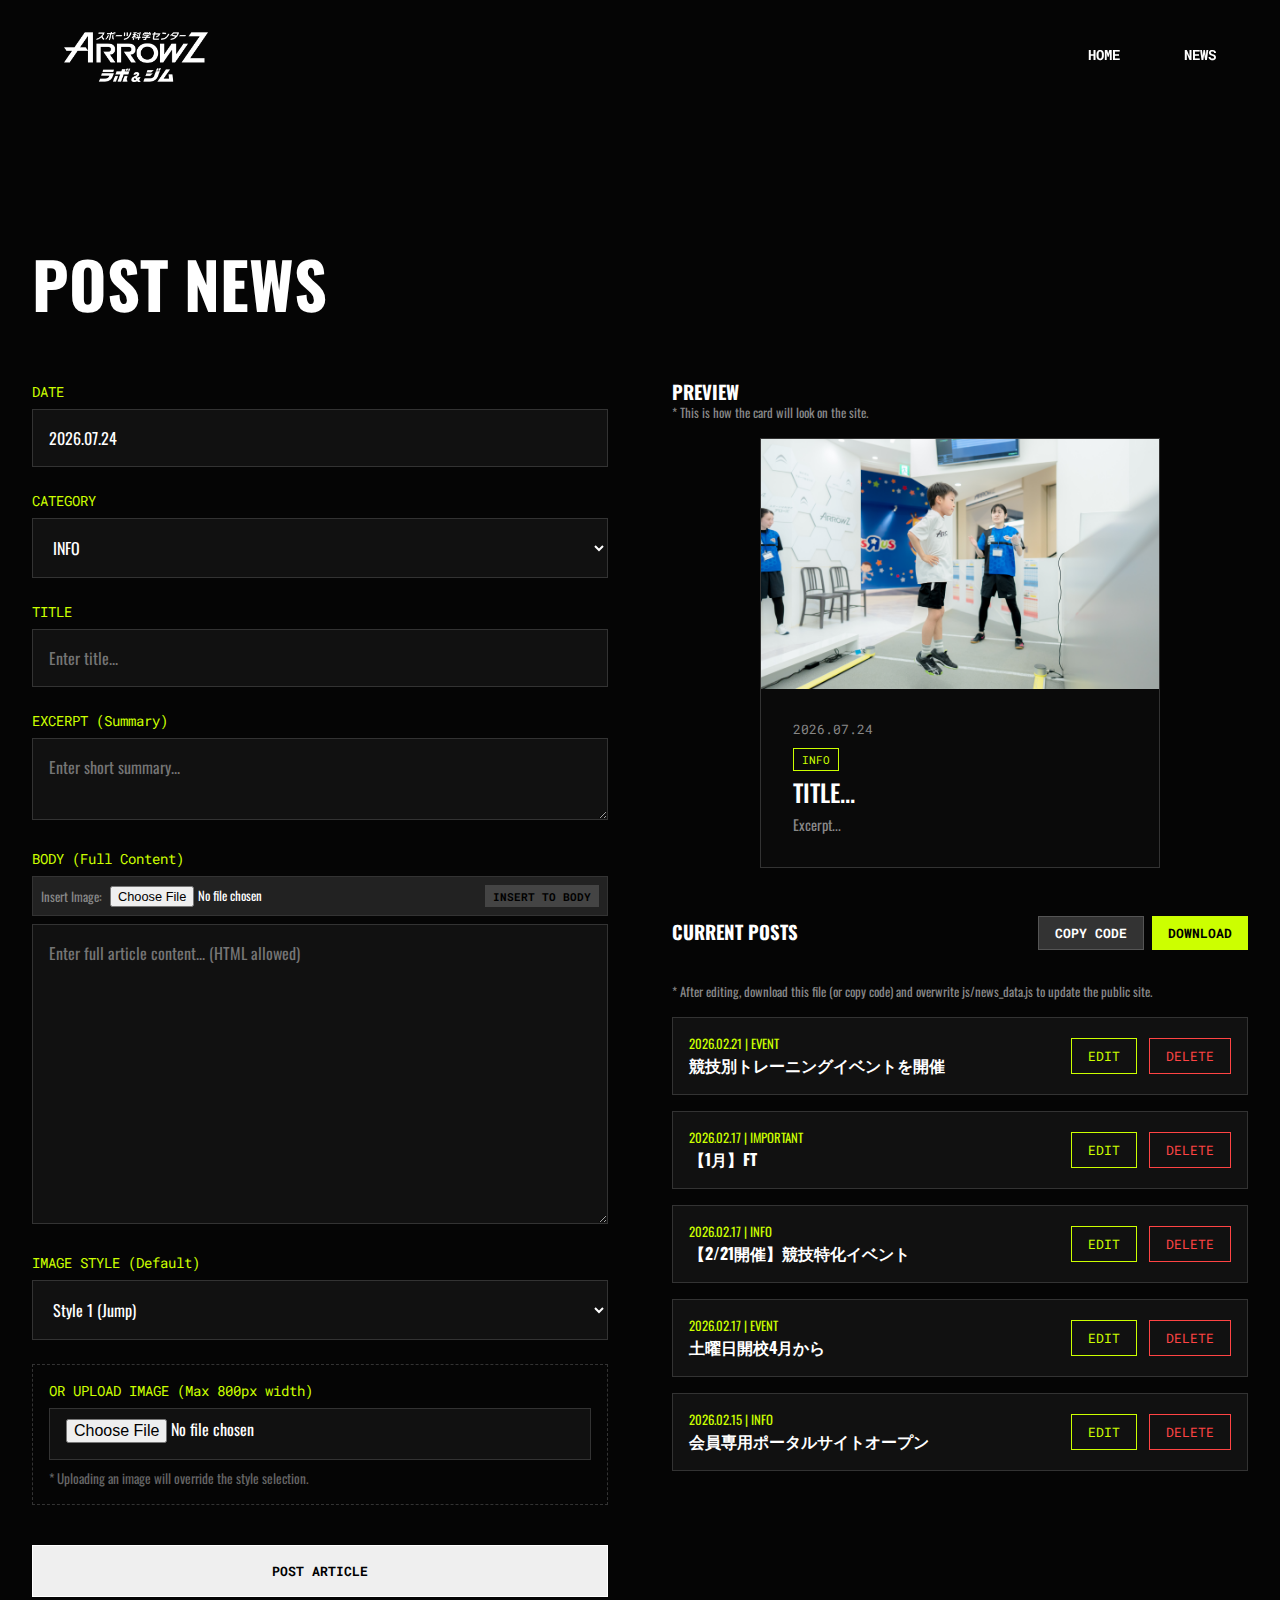
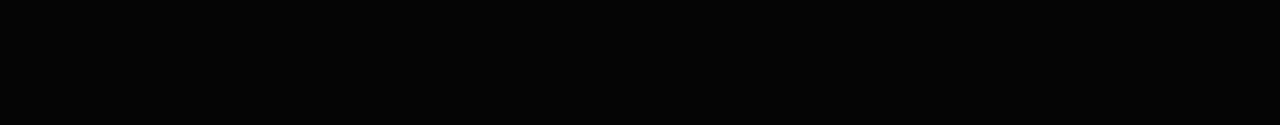
<file: news_admin.html>
<!DOCTYPE html>
<html lang="ja">

<head>
    <meta charset="UTF-8">
    <meta name="viewport" content="width=device-width, initial-scale=1.0">
    <title>NEWS ADMIN | ARROWZ栃木ポータルサイト</title>
    <link rel="preconnect" href="https://fonts.googleapis.com">
    <link rel="preconnect" href="https://fonts.gstatic.com" crossorigin>
    <link
        href="https://fonts.googleapis.com/css2?family=Oswald:wght@400;500;700&family=Roboto+Mono:wght@400;700&display=swap"
        rel="stylesheet">
    <link rel="stylesheet" href="css/style.css">
    <style>
        /* Admin specific styles */
        body {
            cursor: auto !important;
        }

        .admin-section {
            padding: var(--spacing-xl) 0;
        }

        .form-group {
            margin-bottom: 1.5rem;
        }

        .form-label {
            display: block;
            margin-bottom: 0.5rem;
            color: var(--accent-color);
            font-family: var(--font-secondary);
            font-size: 0.9rem;
        }

        .form-input,
        .form-select,
        .form-textarea {
            width: 100%;
            padding: 1rem;
            background-color: #111;
            border: 1px solid var(--border-color);
            color: var(--text-color);
            font-family: inherit;
            font-size: 1rem;
        }

        .form-input:focus,
        .form-select:focus,
        .form-textarea:focus {
            border-color: var(--accent-color);
            outline: none;
        }

        .form-textarea {
            min-height: 150px;
            resize: vertical;
        }

        .admin-list {
            margin-top: 3rem;
        }

        .admin-item {
            display: flex;
            justify-content: space-between;
            align-items: center;
            background-color: #111;
            border: 1px solid var(--border-color);
            padding: 1rem;
            margin-bottom: 1rem;
        }

        .admin-item-info {
            flex-grow: 1;
        }

        .btn-delete {
            background-color: transparent;
            border: 1px solid #ff4444;
            color: #ff4444;
            padding: 0.5rem 1rem;
            cursor: pointer;
            font-family: var(--font-secondary);
            transition: all 0.3s;
        }

        .btn-delete:hover {
            background-color: #ff4444;
            color: white;
        }

        .btn-edit {
            background-color: transparent;
            border: 1px solid var(--accent-color);
            color: var(--accent-color);
            padding: 0.5rem 1rem;
            cursor: pointer;
            font-family: var(--font-secondary);
            transition: all 0.3s;
            margin-right: 0.5rem;
        }

        .btn-edit:hover {
            background-color: var(--accent-color);
            color: #000;
        }

        .btn-cancel {
            background-color: #333;
            border: none;
            color: #fff;
            padding: 1rem;
            cursor: pointer;
            font-family: var(--font-secondary);
            width: 100%;
            margin-top: 0.5rem;
            display: none;
        }

        .preview-box {
            border: 1px dashed var(--border-color);
            padding: 1rem;
            margin-top: 1rem;
            text-align: center;
            color: var(--text-muted);
        }
    </style>
</head>

<body>
    <header class="header">
        <div class="logo">
            <a href="index.html">
                <img src="images/arrowz_logo13.png" alt="ARROWZ" class="logo-img">
            </a>
        </div>
        <nav class="nav">
            <ul class="nav-list">
                <li class="nav-item"><a href="index.html" class="nav-link">HOME</a></li>
                <li class="nav-item"><a href="news.html" class="nav-link">NEWS</a></li>
            </ul>
        </nav>
    </header>

    <main>
        <section class="admin-section">
            <div class="container">
                <h2 class="section-title">POST NEWS</h2>

                <div style="display: grid; grid-template-columns: 1fr 1fr; gap: 4rem;">
                    <!-- Post Form -->
                    <div class="post-form">
                        <div class="form-group">
                            <label class="form-label">DATE</label>
                            <input type="text" id="post-date" class="form-input" placeholder="YYYY.MM.DD">
                        </div>

                        <div class="form-group">
                            <label class="form-label">CATEGORY</label>
                            <select id="post-category" class="form-select">
                                <option value="INFO">INFO</option>
                                <option value="MAINTENANCE">MAINTENANCE</option>
                                <option value="IMPORTANT">IMPORTANT</option>
                                <option value="EVENT">EVENT</option>
                                <option value="OTHER">OTHER</option>
                            </select>
                        </div>

                        <div class="form-group">
                            <label class="form-label">TITLE</label>
                            <input type="text" id="post-title" class="form-input" placeholder="Enter title...">
                        </div>

                        <div class="form-group">
                            <label class="form-label">EXCERPT (Summary)</label>
                            <textarea id="post-excerpt" class="form-textarea" style="min-height: 80px;"
                                placeholder="Enter short summary..."></textarea>
                        </div>

                        <div class="form-group">
                            <label class="form-label">BODY (Full Content)</label>
                            <!-- Body Image Inserter -->
                            <div
                                style="background: #222; padding: 0.5rem; border: 1px solid #333; margin-bottom: 0.5rem; display: flex; align-items: center; gap: 0.5rem; flex-wrap: wrap;">
                                <span style="font-size: 0.8rem; color: #888;">Insert Image:</span>
                                <input type="file" id="body-image-file" accept="image/*"
                                    style="font-size: 0.8rem; color: #fff; border: none; background: transparent; padding: 0;">
                                <button id="btn-insert-image" type="button" class="btn-primary"
                                    style="padding: 0.2rem 0.5rem; font-size: 0.7rem; background-color: #444; border: none; margin-left: auto;">INSERT
                                    TO BODY</button>
                            </div>
                            <textarea id="post-body" class="form-textarea" style="min-height: 300px;"
                                placeholder="Enter full article content... (HTML allowed)"></textarea>
                        </div>

                        <div class="form-group">
                            <label class="form-label">IMAGE STYLE (Default)</label>
                            <select id="post-image" class="form-select">
                                <option value="news-1">Style 1 (Jump)</option>
                                <option value="news-2">Style 2 (Dark Grey)</option>
                                <option value="news-3">Style 3 (Light Grey)</option>
                            </select>
                        </div>

                        <div class="form-group" style="border: 1px dashed var(--border-color); padding: 1rem;">
                            <label class="form-label">OR UPLOAD IMAGE (Max 800px width)</label>
                            <input type="file" id="post-file" accept="image/*" class="form-input"
                                style="padding-top: 0.5rem;">
                            <div id="image-preview" class="preview-box"
                                style="display: none; height: 150px; background-size: cover; background-position: center; margin-top: 1rem;">
                            </div>
                            <small style="color: #666; display: block; margin-top: 0.5rem;">* Uploading an image will
                                override the style selection.</small>
                        </div>

                        <button id="btn-post" class="btn-primary"
                            style="width: 100%; justify-content: center; margin-top: 1rem;">
                            POST ARTICLE
                        </button>
                        <button id="btn-cancel-edit" class="btn-cancel">
                            CANCEL EDIT
                        </button>
                    </div>

                    <!-- Right Column: Preview & List -->
                    <div class="right-column">
                        <!-- Preview Section -->
                        <div class="preview-section" style="margin-bottom: 3rem;">
                            <h3>PREVIEW</h3>
                            <p style="font-size: 0.8rem; color: #888; margin-bottom: 1rem;">* This is how the card will
                                look on the site.</p>
                            <div id="card-preview" class="news-card"
                                style="max-width: 400px; margin: 0 auto; pointer-events: none;">
                                <!-- Dynamic Preview Content -->
                                <div class="news-image news-1"></div>
                                <div class="news-content">
                                    <span class="news-date">YYYY.MM.DD</span>
                                    <span class="news-category">INFO</span>
                                    <h3 class="news-title">Title...</h3>
                                    <p class="news-excerpt">Excerpt...</p>
                                </div>
                            </div>
                        </div>

                        <!-- List of Existing Posts -->
                        <div class="current-posts">
                            <div
                                style="display: flex; justify-content: space-between; align-items: center; margin-bottom: 2rem;">
                                <h3>CURRENT POSTS</h3>
                                <div style="display: flex; gap: 0.5rem;">
                                    <button id="btn-copy" class="btn-primary"
                                        style="background-color: #333; color: white; border: 1px solid #555; padding: 0.5rem 1rem; font-size: 0.8rem;">
                                        COPY CODE
                                    </button>
                                    <button id="btn-download" class="btn-primary"
                                        style="background-color: var(--accent-color); color: black; border: none; padding: 0.5rem 1rem; font-size: 0.8rem;">
                                        DOWNLOAD
                                    </button>
                                </div>
                            </div>
                            <p style="font-size: 0.8rem; color: #888; margin-bottom: 1rem;">
                                * After editing, download this file (or copy code) and overwrite
                                <code>js/news_data.js</code> to update the
                                public site.
                            </p>
                            <div id="admin-news-list">
                                <!-- Dynamic Content -->
                            </div>
                        </div>
                    </div>
                </div>
            </div>
        </section>
    </main>

    <script src="js/news_data.js"></script>
    <script src="js/news_manager.js"></script>
    <script>
        document.addEventListener('DOMContentLoaded', () => {
            try {
                let currentImageData = null;
                let editingId = null;

                // Set default date to today
                const today = new Date();
                const dateStr = `${today.getFullYear()}.${String(today.getMonth() + 1).padStart(2, '0')}.${String(today.getDate()).padStart(2, '0')}`;
                document.getElementById('post-date').value = dateStr;

                renderNewsList();
                updatePreview(); // Initial preview

                // Inputs for preview
                const inputs = ['post-date', 'post-category', 'post-title', 'post-excerpt', 'post-body', 'post-image'];
                inputs.forEach(id => {
                    const el = document.getElementById(id);
                    if (el) {
                        el.addEventListener('input', updatePreview);
                        el.addEventListener('change', updatePreview);
                    } else {
                        console.warn(`Element with ID ${id} not found.`);
                    }
                });

                // File Input Change
                document.getElementById('post-file').addEventListener('change', function (e) {
                    const file = e.target.files[0];
                    if (!file) return;

                    const reader = new FileReader();
                    reader.onload = function (event) {
                        const img = new Image();
                        img.onload = function () {
                            // Resize logic
                            const canvas = document.createElement('canvas');
                            const ctx = canvas.getContext('2d');

                            const maxWidth = 800;
                            let width = img.width;
                            let height = img.height;

                            if (width > maxWidth) {
                                height *= maxWidth / width;
                                width = maxWidth;
                            }

                            canvas.width = width;
                            canvas.height = height;
                            ctx.drawImage(img, 0, 0, width, height);

                            // Compress to JPEG 0.7 quality
                            currentImageData = canvas.toDataURL('image/jpeg', 0.7);

                            // Show preview in uploaded box (optional, keeping original behavior)
                            const previewBox = document.getElementById('image-preview');
                            previewBox.style.display = 'block';
                            previewBox.style.backgroundImage = `url(${currentImageData})`;
                            previewBox.textContent = '';

                            // Update Main Preview Card
                            updatePreview();
                        };
                        img.src = event.target.result;
                    };
                    reader.readAsDataURL(file);
                });

                function updatePreview() {
                    const date = document.getElementById('post-date').value || 'YYYY.MM.DD';
                    const category = document.getElementById('post-category').value || 'INFO';
                    const title = document.getElementById('post-title').value || 'Title...';
                    const excerpt = document.getElementById('post-excerpt').value || 'Excerpt...';
                    const body = document.getElementById('post-body').value || '';
                    const imageClass = document.getElementById('post-image').value;

                    const cardPreview = document.getElementById('card-preview');
                    const bgStyle = currentImageData ? `background-image: url('${currentImageData}')` : '';

                    // If currentImageData is null, we rely on imageClass. If it's set, we override.
                    let imageDivHtml = `<div class="news-image ${imageClass}" style="${bgStyle}"></div>`;

                    cardPreview.innerHTML = `
                        ${imageDivHtml}
                        <div class="news-content">
                            <span class="news-date">${date}</span>
                            <span class="news-category">${category}</span>
                            <h3 class="news-title">${title}</h3>
                            <p class="news-excerpt" style="font-size: 0.9rem; color: #888; margin-top: 0.5rem; display: -webkit-box; -webkit-line-clamp: 3; -webkit-box-orient: vertical; overflow: hidden;">${excerpt}</p>
                        </div>
                    `;
                }

                // Post/Update Button Click
                document.getElementById('btn-post').addEventListener('click', () => {
                    const date = document.getElementById('post-date').value;
                    const category = document.getElementById('post-category').value;
                    const title = document.getElementById('post-title').value;
                    const excerpt = document.getElementById('post-excerpt').value;
                    const body = document.getElementById('post-body').value;
                    const imageClass = document.getElementById('post-image').value;

                    if (!title || !excerpt) {
                        alert('Please fill in Title and Excerpt.');
                        return;
                    }

                    const newItem = {
                        date,
                        category,
                        title,
                        excerpt,
                        body: body || excerpt, // Fallback to excerpt if body is empty
                        imageClass,
                        imageData: currentImageData // Add base64 data if available
                    };

                    if (editingId) {
                        // Update existing
                        if (NewsManager.updateNews(editingId, newItem)) {
                            alert('News updated! Don\'t forget to DOWNLOAD and overwrite news_data.js.');
                        } else {
                            alert('Error: Could not find item to update.');
                        }
                    } else {
                        // Create new
                        NewsManager.addNews(newItem);
                        alert('News posted! Don\'t forget to DOWNLOAD and overwrite news_data.js.');
                    }

                    resetForm();
                    renderNewsList();
                    updatePreview();
                });

                // Cancel Edit Button
                document.getElementById('btn-cancel-edit').addEventListener('click', () => {
                    resetForm();
                    updatePreview();
                });

                function resetForm() {
                    editingId = null;
                    document.getElementById('post-title').value = '';
                    document.getElementById('post-excerpt').value = '';
                    document.getElementById('post-body').value = '';
                    document.getElementById('post-file').value = '';
                    const previewBox = document.getElementById('image-preview');
                    previewBox.style.display = 'none';
                    previewBox.style.backgroundImage = '';
                    currentImageData = null;

                    // Reset buttons
                    document.getElementById('btn-post').textContent = 'POST ARTICLE';
                    document.getElementById('btn-cancel-edit').style.display = 'none';

                    // Reset date to today
                    const today = new Date();
                    const dateStr = `${today.getFullYear()}.${String(today.getMonth() + 1).padStart(2, '0')}.${String(today.getDate()).padStart(2, '0')}`;
                    document.getElementById('post-date').value = dateStr;
                }

                // Expose edit function globally
                window.editNewsItem = function (index) {
                    const news = NewsManager.getNews();
                    const item = news[index];
                    if (!item) return;

                    editingId = item.id;

                    document.getElementById('post-date').value = item.date;
                    document.getElementById('post-category').value = item.category;
                    document.getElementById('post-title').value = item.title;
                    document.getElementById('post-excerpt').value = item.excerpt;
                    document.getElementById('post-body').value = item.body || item.excerpt;
                    document.getElementById('post-image').value = item.imageClass || 'news-1';

                    // Handle Image
                    if (item.imageData) {
                        currentImageData = item.imageData;
                        const previewBox = document.getElementById('image-preview');
                        previewBox.style.display = 'block';
                        previewBox.style.backgroundImage = `url(${currentImageData})`;
                    } else {
                        currentImageData = null;
                        document.getElementById('image-preview').style.display = 'none';
                    }

                    // Change button state
                    document.getElementById('btn-post').textContent = 'UPDATE ARTICLE';
                    document.getElementById('btn-cancel-edit').style.display = 'block';

                    updatePreview();

                    // Scroll to top
                    window.scrollTo({ top: 0, behavior: 'smooth' });
                };

                // Body Image Insertion Logic
                document.getElementById('btn-insert-image').addEventListener('click', (e) => {
                    e.preventDefault();
                    const fileInput = document.getElementById('body-image-file');
                    const file = fileInput.files[0];
                    if (!file) {
                        alert('Please select an image to insert.');
                        return;
                    }

                    // Process image
                    const reader = new FileReader();
                    reader.onload = function (event) {
                        const img = new Image();
                        img.onload = function () {
                            const canvas = document.createElement('canvas');
                            const ctx = canvas.getContext('2d');

                            // Resize to max 800px width
                            const maxWidth = 800;
                            let width = img.width;
                            let height = img.height;

                            if (width > maxWidth) {
                                height *= maxWidth / width;
                                width = maxWidth;
                            }

                            canvas.width = width;
                            canvas.height = height;
                            ctx.drawImage(img, 0, 0, width, height);

                            // Get Base64
                            const base64 = canvas.toDataURL('image/jpeg', 0.7);

                            // Insert into Textarea
                            const textarea = document.getElementById('post-body');
                            const imgTag = `<img src="${base64}" style="width: 100%; height: auto; margin: 1rem 0; border-radius: 4px;">`;

                            const start = textarea.selectionStart;
                            const end = textarea.selectionEnd;
                            const text = textarea.value;

                            textarea.value = text.substring(0, start) + imgTag + text.substring(end);

                            // Clear input
                            fileInput.value = '';

                            // Update Preview
                            updatePreview();
                            alert('Image inserted into Body!');
                        };
                        img.src = event.target.result;
                    };
                    reader.readAsDataURL(file);
                });

                // Download Button Click
                document.getElementById('btn-download').addEventListener('click', () => {
                    const content = NewsManager.getExportJS();
                    const blob = new Blob([content], { type: 'text/javascript' });
                    const url = URL.createObjectURL(blob);
                    const a = document.createElement('a');
                    a.href = url;
                    a.download = 'news_data.js';
                    document.body.appendChild(a);
                    a.click();
                    document.body.removeChild(a);
                    URL.revokeObjectURL(url);
                });

                // Copy Button Click
                document.getElementById('btn-copy').addEventListener('click', () => {
                    const content = NewsManager.getExportJS();
                    navigator.clipboard.writeText(content).then(() => {
                        alert('Code copied to clipboard! Paste it into js/news_data.js');
                    }).catch(err => {
                        console.error('Failed to copy: ', err);
                        alert('Failed to copy. Please use Download button.');
                    });
                });

            } catch (err) {
                console.error("Admin Page Error:", err);
                alert("An error occurred initializing the Admin page: " + err.message);
            }
        });

        function renderNewsList() {
            const listEl = document.getElementById('admin-news-list');
            const news = NewsManager.getNews();

            listEl.innerHTML = '';

            if (news.length === 0) {
                listEl.innerHTML = '<p style="color: #666;">No posts found.</p>';
                return;
            }

            news.forEach((item, index) => {
                const div = document.createElement('div');
                div.className = 'admin-item';
                div.innerHTML = `
                    <div class="admin-item-info">
                        <div style="color: var(--accent-color); font-size: 0.8rem;">${item.date} | ${item.category}</div>
                        <div style="font-weight: bold;">${item.title}</div>
                    </div>
                    <div>
                        <button class="btn-edit" onclick="editNewsItem(${index})">EDIT</button>
                        <button class="btn-delete" onclick="deleteNewsItem(${index})">DELETE</button>
                    </div>
                `;
                listEl.appendChild(div);
            });
        }

        // Global function for onclick handler
        window.deleteNewsItem = function (index) {
            if (confirm('Are you sure you want to delete this post?')) {
                NewsManager.deleteNews(index);
                renderNewsList();
            }
        };
    </script>
</body>

</html>
</file>
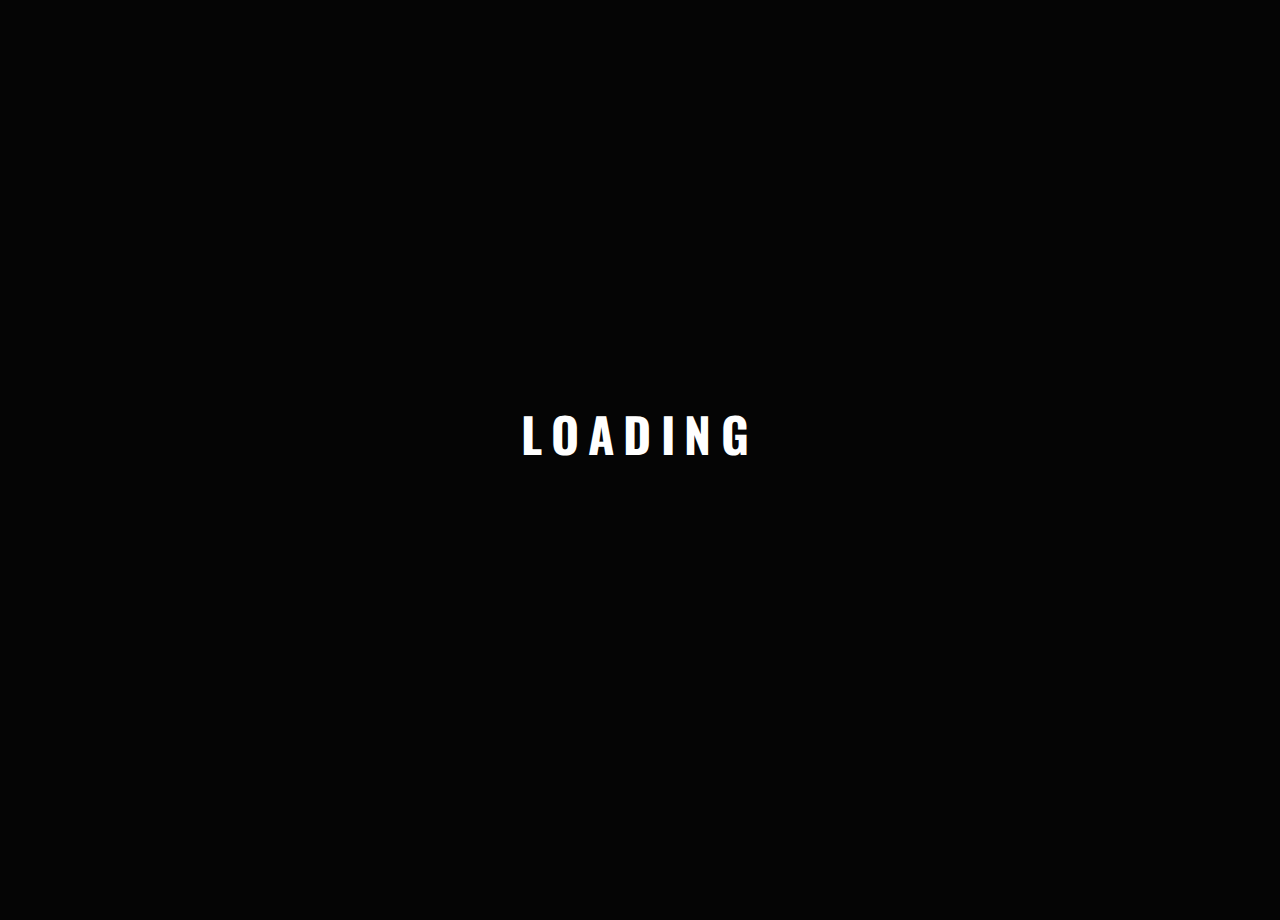
<file: news_detail.html>
<!DOCTYPE html>
<html lang="ja">

<head>
    <meta charset="UTF-8">
    <meta name="viewport" content="width=device-width, initial-scale=1.0">
    <title>NEWS DETAIL | ARROWZ栃木ポータルサイト</title>
    <link rel="preconnect" href="https://fonts.googleapis.com">
    <link rel="preconnect" href="https://fonts.gstatic.com" crossorigin>
    <link
        href="https://fonts.googleapis.com/css2?family=Oswald:wght@400;500;700&family=Roboto+Mono:wght@400;700&display=swap"
        rel="stylesheet">
    <link rel="stylesheet" href="css/style.css">
    <link rel="stylesheet" href="css/animations.css">
    <style>
        .detail-hero {
            height: 60vh;
            width: 100%;
            background-size: cover;
            background-position: center;
            position: relative;
            display: flex;
            align-items: flex-end;
            padding-bottom: 4rem;
        }

        .detail-hero::before {
            content: '';
            position: absolute;
            top: 0;
            left: 0;
            width: 100%;
            height: 100%;
            background: linear-gradient(to bottom, rgba(0, 0, 0, 0.3) 0%, rgba(0, 0, 0, 0.8) 100%);
        }

        .detail-header {
            position: relative;
            z-index: 1;
            max-width: 800px;
            margin: 0 auto;
            padding: 0 1rem;
            text-align: center;
        }

        .detail-title {
            font-size: 3rem;
            line-height: 1.2;
            margin-bottom: 1rem;
        }

        .detail-meta {
            font-family: var(--font-secondary);
            color: var(--text-muted);
            margin-bottom: 1rem;
        }

        .detail-category {
            color: var(--accent-color);
            border: 1px solid var(--accent-color);
            padding: 0.2rem 0.6rem;
            margin-left: 1rem;
        }

        .detail-body {
            max-width: 800px;
            margin: 4rem auto;
            padding: 0 1rem;
            font-family: var(--font-secondary);
            /* Or sans-serif for better readability */
            line-height: 1.8;
            font-size: 1.1rem;
            color: #ccc;
        }

        .detail-body p {
            margin-bottom: 1.5rem;
        }

        /* Image placeholders if no image provided */
        .news-1 {
            background-image: url('images/連続ジャンプ写真.jpg');
        }

        .news-2 {
            background-color: #444;
        }

        .news-3 {
            background-color: #555;
        }
    </style>
</head>

<body>

    <div class="loader">
        <div class="loader-text">LOADING</div>
        <div class="loader-bar"></div>
    </div>

    <div class="cursor-dot" data-cursor-dot></div>
    <div class="cursor-outline" data-cursor-outline></div>

    <header class="header">
        <div class="logo">
            <a href="index.html">
                <img src="images/arrowz_logo13.png" alt="ARROWZ" class="logo-img">
            </a>
        </div>
        <nav class="nav">
            <ul class="nav-list">
                <li class="nav-item"><a href="index.html" class="nav-link" data-hover="ホーム">ホーム</a></li>
                <li class="nav-item"><a href="news.html" class="nav-link" data-hover="お知らせ">お知らせ</a></li>
                <li class="nav-item"><a href="homework.html" class="nav-link" data-hover="宿題動画">宿題動画</a></li>
                <li class="nav-item"><a href="results.html" class="nav-link" data-hover="フィールドテスト">フィールドテスト</a></li>
                <li class="nav-item"><a href="weekly.html" class="nav-link" data-hover="今週のアローズジム">今週のアローズジム</a></li>
            </ul>
        </nav>
        <div class="menu-toggle">
            <div class="bar"></div>
            <div class="bar"></div>
        </div>
    </header>

    <main id="news-detail-main" style="padding-top: 0; display: none;">
        <!-- Content injected via JS -->
    </main>

    <div id="not-found" style="display: none; padding: 150px 0; text-align: center;">
        <h2>News Not Found</h2>
        <a href="news.html" class="btn-primary" style="margin-top: 2rem;">BACK TO NEWS</a>
    </div>

    <footer class="footer">
        <div class="container footer-content">
            <div class="footer-logo"><a
                    href="https://www.sports-science.co.jp/facility/tochigi/?utm_source=ig&utm_medium=social&utm_content=link_in_bio&fbclid=PAZXh0bgNhZW0CMTEAc3J0YwZhcHBfaWQMMjU2MjgxMDQwNTU4AAGnA0qM_hiKRR2bV2FCewG_8KCj-2P1WLxekZuYS_LkNXkv36WaadTpXSyxyW0_aem_r9qsksJPKb-rXfjTjhn6wQ"
                    target="_blank" style="text-decoration: none; color: inherit;">ARROWZ</a><span class="dot">.</span>
            </div>
            <div class="footer-bottom">
                <p>&copy; 2026 ARROWZ. ALL RIGHTS RESERVED.</p>
            </div>
        </div>
    </footer>

    <script src="js/news_data.js"></script>
    <script src="js/news_manager.js"></script>
    <script src="js/main.js"></script>
    <script>
        document.addEventListener('DOMContentLoaded', () => {
            const params = new URLSearchParams(window.location.search);
            const id = params.get('id');

            if (!id) {
                document.getElementById('not-found').style.display = 'block';
                return;
            }

            // Ensure data is loaded (this triggers the auto-ID generation if needed)
            const allNews = NewsManager.getNews();
            const newsItem = NewsManager.getNewsById(id);

            if (!newsItem) {
                document.getElementById('not-found').style.display = 'block';
                return;
            }

            // Render content
            const main = document.getElementById('news-detail-main');
            const bgStyle = newsItem.imageData ? `background-image: url('${newsItem.imageData}')` : '';
            const bgClass = newsItem.imageClass || 'news-2';

            // If imageData is used, we set it inline, otherwise we rely on bgClass in CSS style block (or fallback)
            // Note: Since detail-hero needs the class for fallback images, we add it. 
            // BUT inline style overrides class background-image.

            main.innerHTML = `
                <div class="detail-hero ${bgClass}" style="${bgStyle}">
                    <div class="detail-header">
                        <div class="detail-meta">
                            <span>${newsItem.date}</span>
                            <span class="detail-category">${newsItem.category}</span>
                        </div>
                        <h1 class="detail-title">${newsItem.title}</h1>
                    </div>
                </div>
                
                <div class="container">
                    <article class="detail-body">
                        ${(newsItem.body || newsItem.excerpt).replace(/\n/g, '<br>')}
                    </article>
                    
                    <div style="text-align: center; margin-top: 4rem;">
                        <a href="news.html" class="btn-primary">BACK TO NEWS LIST</a>
                    </div>
                </div>
            `;

            main.style.display = 'block';
        });
    </script>
</body>

</html>
</file>
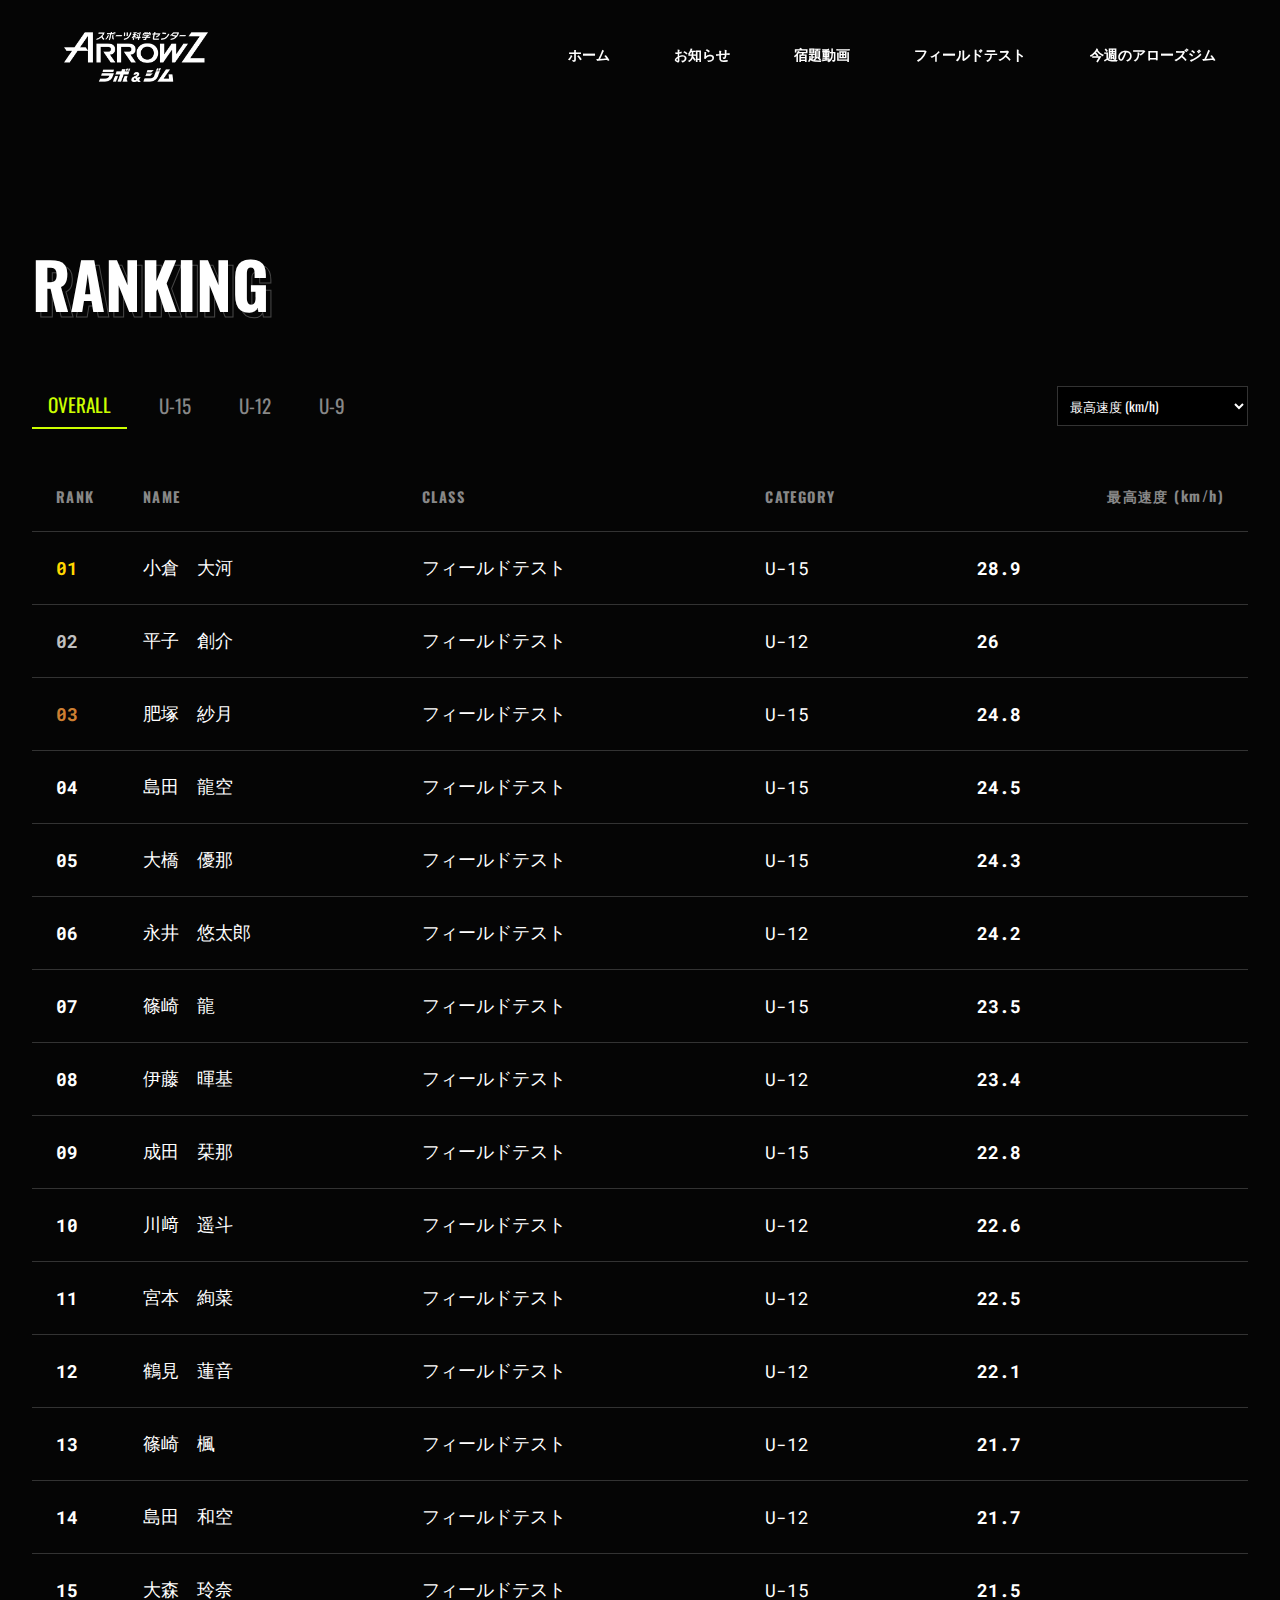
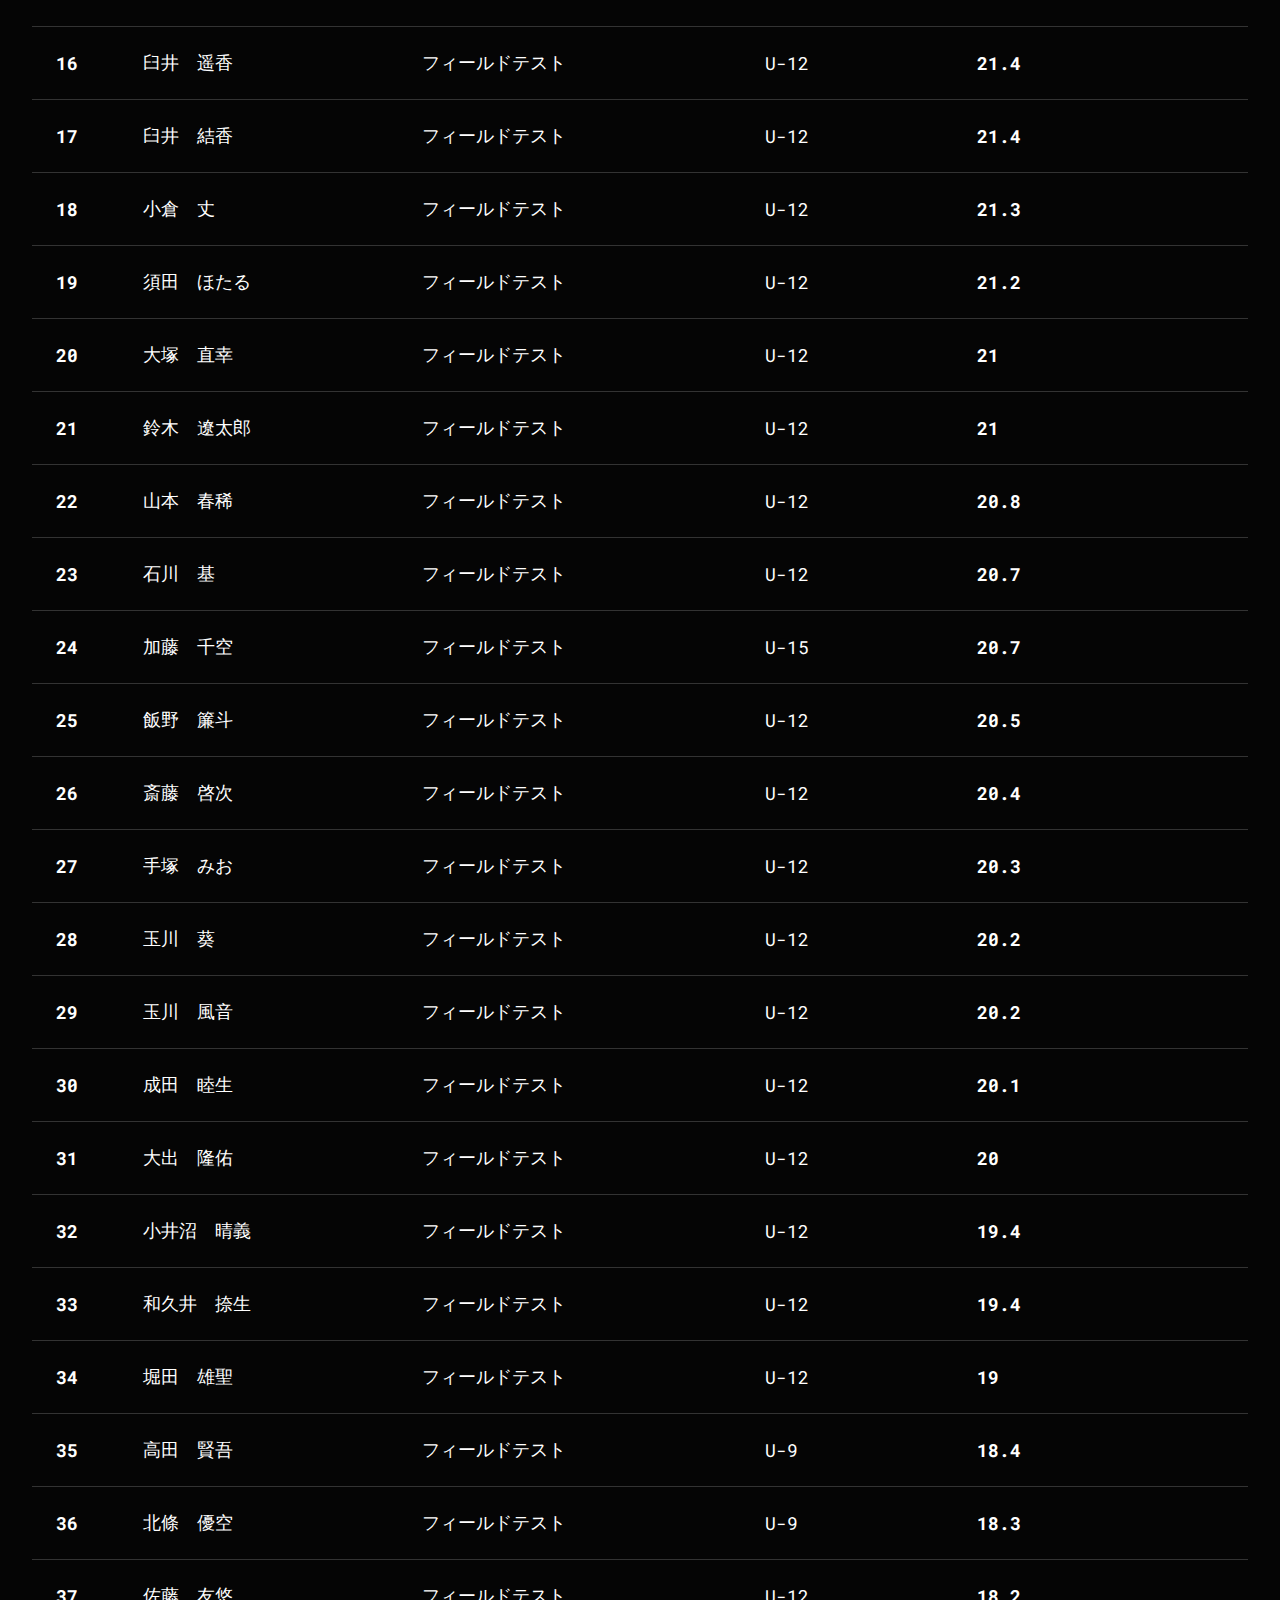
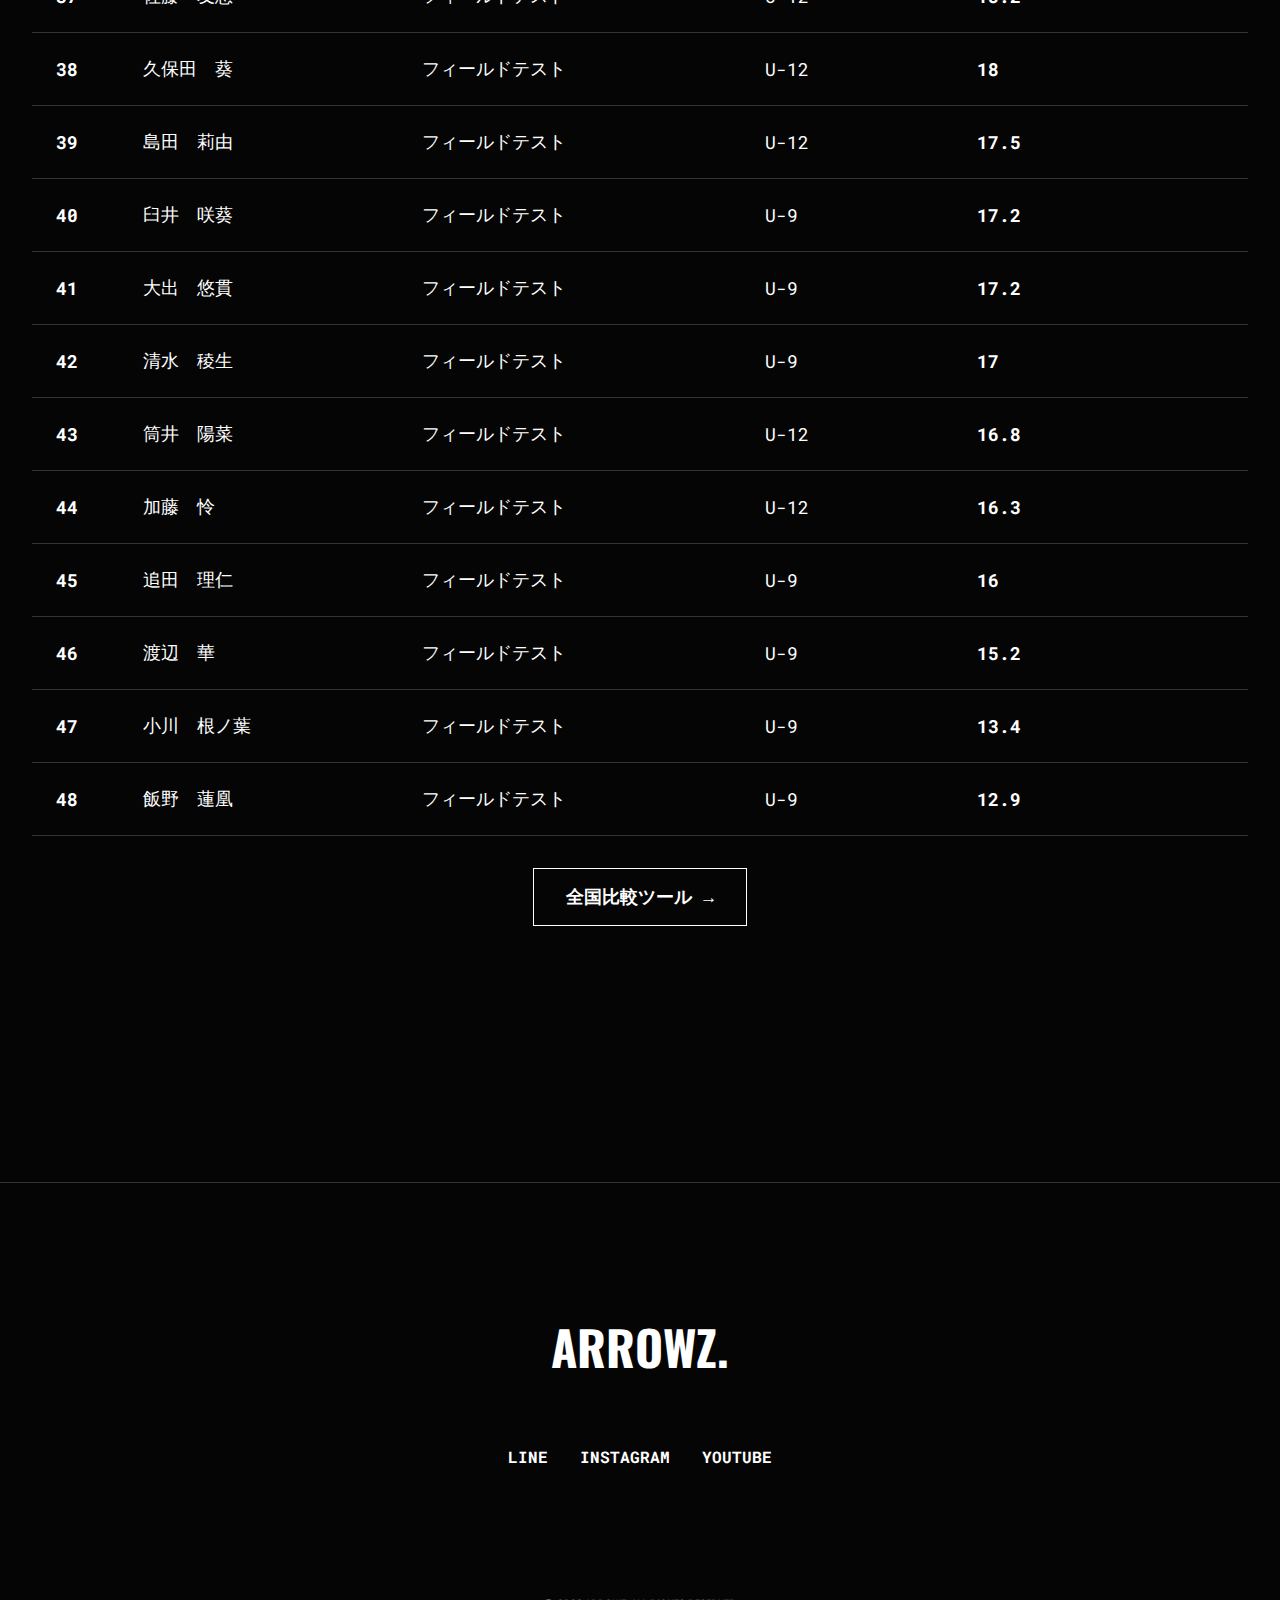
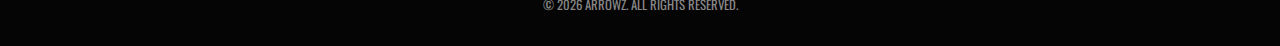
<file: ranking.html>
<!DOCTYPE html>
<html lang="ja">

<head>
    <meta charset="UTF-8">
    <meta name="viewport" content="width=device-width, initial-scale=1.0">
    <title>RANKING | ARROWZ栃木ポータルサイト</title>
    <link rel="preconnect" href="https://fonts.googleapis.com">
    <link rel="preconnect" href="https://fonts.gstatic.com" crossorigin>
    <link
        href="https://fonts.googleapis.com/css2?family=Oswald:wght@400;500;700&family=Roboto+Mono:wght@400;700&display=swap"
        rel="stylesheet">
    <link rel="stylesheet" href="css/style.css">
    <link rel="stylesheet" href="css/animations.css">
    <style>
        .ranking-full-table {
            width: 100%;
            border-collapse: collapse;
            margin-top: 2rem;
        }

        .ranking-full-table th,
        .ranking-full-table td {
            padding: 1.5rem;
            text-align: left;
            border-bottom: 1px solid #333;
        }

        .ranking-full-table th {
            font-family: var(--font-primary);
            color: var(--text-muted);
            font-size: 0.9rem;
            letter-spacing: 0.1em;
        }

        .ranking-full-table td {
            font-family: var(--font-secondary);
            color: var(--text-color);
            font-size: 1.1rem;
        }

        .rank-num-cell {
            font-family: var(--font-primary);
            font-weight: bold;
            font-size: 1.5rem;
            width: 80px;
        }

        .rank-1 .rank-num-cell {
            color: #ffd700;
        }

        .rank-2 .rank-num-cell {
            color: #c0c0c0;
        }

        .rank-3 .rank-num-cell {
            color: #cd7f32;
        }

        .ranking-controls {
            display: flex;
            justify-content: space-between;
            align-items: center;
            margin-bottom: 2rem;
        }

        .category-tabs-wrapper {
            margin-bottom: 0;
            border-bottom: none;
            display: flex;
            gap: 1rem;
        }

        .score-cell {
            font-family: var(--font-primary);
            font-weight: bold;
            color: var(--accent-color);
            text-align: right;
        }

        .category-tabs {
            display: flex;
            gap: 1rem;
            margin-bottom: 2rem;
            border-bottom: 1px solid var(--border-color);
            padding-bottom: 1rem;
        }

        .tab-btn {
            background: none;
            border: none;
            color: var(--text-muted);
            font-family: var(--font-primary);
            font-size: 1.2rem;
            cursor: pointer;
            padding: 0.5rem 1rem;
            transition: color 0.3s;
        }

        .tab-btn.active {
            color: var(--accent-color);
            border-bottom: 2px solid var(--accent-color);
        }

        .tab-btn:hover {
            color: var(--text-color);
        }

        /* Mobile Responsive Styles */
        @media (max-width: 768px) {
            .ranking-controls {
                flex-direction: column;
                align-items: flex-start;
                gap: 1rem;
            }

            .category-tabs-wrapper {
                width: 100%;
                overflow-x: auto;
                padding-bottom: 5px;
                /* For scrollbar */
                white-space: nowrap;
            }

            .test-select-wrapper {
                width: 100%;
            }

            #test-select {
                width: 100%;
            }

            .ranking-full-table {
                display: block;
            }

            .ranking-full-table thead {
                display: none;
            }

            .ranking-full-table tbody {
                display: block;
            }

            .ranking-full-table tr {
                display: block;
                background: #111;
                border: 1px solid #333;
                border-radius: 8px;
                margin-bottom: 1rem;
                padding: 1rem;
            }

            .ranking-full-table td {
                display: flex;
                justify-content: space-between;
                align-items: center;
                border: none;
                padding: 0.5rem 0;
                font-size: 1rem;
            }

            .ranking-full-table td::before {
                content: attr(data-label);
                font-family: var(--font-primary);
                font-size: 0.8rem;
                color: var(--text-muted);
                font-weight: bold;
                letter-spacing: 0.05em;
            }

            /* Adjust rank number for mobile card */
            .rank-num-cell {
                width: auto;
                font-size: 1.2rem;
            }

            /* Adjust score size */
            .score-cell {
                text-align: right;
                font-size: 1.2rem;
            }
        }
    </style>
</head>

<body>

    <div class="cursor-dot" data-cursor-dot></div>
    <div class="cursor-outline" data-cursor-outline></div>

    <header class="header">
        <div class="logo">
            <a href="index.html">
                <img src="images/arrowz_logo13.png" alt="ARROWZ" class="logo-img">
            </a>
        </div>
        <nav class="nav">
            <ul class="nav-list">
                <li class="nav-item"><a href="index.html" class="nav-link" data-hover="ホーム">ホーム</a></li>
                <li class="nav-item"><a href="news.html" class="nav-link" data-hover="お知らせ">お知らせ</a></li>
                <li class="nav-item"><a href="homework.html" class="nav-link" data-hover="宿題動画">宿題動画</a></li>
                <li class="nav-item"><a href="results.html" class="nav-link" data-hover="フィールドテスト">フィールドテスト</a></li>
                <li class="nav-item"><a href="weekly.html" class="nav-link" data-hover="今週のアローズジム">今週のアローズジム</a></li>
            </ul>
        </nav>
        <div class="menu-toggle">
            <div class="bar"></div>
            <div class="bar"></div>
        </div>
    </header>

    <main>
        <section class="section">
            <div class="container">
                <h2 class="section-title" data-text="RANKING">RANKING</h2>

                <div class="ranking-controls">
                    <div class="category-tabs-wrapper">
                        <button class="tab-btn active">OVERALL</button>
                        <button class="tab-btn">U-15</button>
                        <button class="tab-btn">U-12</button>
                        <button class="tab-btn">U-9</button>
                    </div>
                    <div class="test-select-wrapper">
                        <select id="test-select"
                            style="padding: 0.5rem; background: #000; color: #fff; border: 1px solid #333; font-family: 'Oswald', sans-serif;">
                            <!-- <option value="TOTAL">TOTAL SCORE</option> Removed -->
                            <optgroup label="瞬発力">
                                <option value="vmax" selected>最高速度 (km/h)</option>
                                <option value="vdec">速度維持率</option>
                                <option value="sprint_score">スプリントスコア</option>
                                <option value="pro">切り返し走 (sec)</option>
                            </optgroup>
                            <optgroup label="視力">
                                <option value="dva">動体視力</option>
                                <option value="eye">眼球運動</option>
                                <option value="peri">周辺視</option>
                                <option value="flash">瞬間視</option>
                                <option value="arrowz_eye_total">ArrowzEye合計値</option>
                                <option value="hand_eye">目と手の協応動作 (sec)</option>
                            </optgroup>
                            <optgroup label="跳躍力">
                                <option value="vj">垂直跳び (cm)</option>
                                <option value="sj">スクワットジャンプ (cm)</option>
                                <option value="contact_time">接地時間 (sec)</option>
                                <option value="jump_height">跳躍高 (cm)</option>
                                <option value="rj_index">RJ-index</option>
                                <option value="broad_jump">立ち幅跳び (cm)</option>
                                <option value="stepping">ステッピング (回)</option>
                            </optgroup>
                        </select>
                    </div>
                </div>

                <div class="ranking-list">
                    <table class="ranking-full-table">
                        <thead>
                            <tr>
                                <th>RANK</th>
                                <th>NAME</th>
                                <th>CLASS</th>
                                <th>CATEGORY</th>
                                <th style="text-align: right;">SCORE</th>
                            </tr>
                        </thead>
                        <tbody id="ranking-body">
                            <tr class="rank-1">
                                <td class="rank-num-cell">01</td>
                                <td>小倉　大河</td>
                                <td>中学生コースFT</td>
                                <td>U-15</td>
                                <td class="score-cell">179.1</td>
                            </tr>
                            <tr class="rank-2">
                                <td class="rank-num-cell">02</td>
                                <td>島田　龍空</td>
                                <td>中学生コースFT</td>
                                <td>U-15</td>
                                <td class="score-cell">164.9</td>
                            </tr>
                            <tr class="rank-3">
                                <td class="rank-num-cell">03</td>
                                <td>須田　ほたる</td>
                                <td>小学生コースFT</td>
                                <td>U-12</td>
                                <td class="score-cell">163.8</td>
                            </tr>
                            <tr class="">
                                <td class="rank-num-cell">04</td>
                                <td>平子　創介</td>
                                <td>小学生コースFT</td>
                                <td>U-12</td>
                                <td class="score-cell">161.9</td>
                            </tr>
                            <tr class="">
                                <td class="rank-num-cell">05</td>
                                <td>小倉　丈</td>
                                <td>小学生コースFT</td>
                                <td>U-12</td>
                                <td class="score-cell">158.9</td>
                            </tr>
                            <tr class="">
                                <td class="rank-num-cell">06</td>
                                <td>高田　和音</td>
                                <td>中学生コースFT</td>
                                <td>U-15</td>
                                <td class="score-cell">157.8</td>
                            </tr>
                            <tr class="">
                                <td class="rank-num-cell">07</td>
                                <td>臼井　結香</td>
                                <td>小学生コースFT</td>
                                <td>U-12</td>
                                <td class="score-cell">152.4</td>
                            </tr>
                            <tr class="">
                                <td class="rank-num-cell">08</td>
                                <td>鶴見　蓮音</td>
                                <td>小学生コースFT</td>
                                <td>U-12</td>
                                <td class="score-cell">151.3</td>
                            </tr>
                            <tr class="">
                                <td class="rank-num-cell">09</td>
                                <td>篠崎　龍</td>
                                <td>中学生コースFT</td>
                                <td>U-15</td>
                                <td class="score-cell">151.0</td>
                            </tr>
                            <tr class="">
                                <td class="rank-num-cell">10</td>
                                <td>島田　和空</td>
                                <td>小学生コースFT</td>
                                <td>U-12</td>
                                <td class="score-cell">149.9</td>
                            </tr>
                            <tr class="">
                                <td class="rank-num-cell">11</td>
                                <td>玉川　葵</td>
                                <td>小学生コースFT</td>
                                <td>U-12</td>
                                <td class="score-cell">149.2</td>
                            </tr>
                            <tr class="">
                                <td class="rank-num-cell">12</td>
                                <td>川﨑　遥斗</td>
                                <td>小学生コースFT</td>
                                <td>U-12</td>
                                <td class="score-cell">148.1</td>
                            </tr>
                            <tr class="">
                                <td class="rank-num-cell">13</td>
                                <td>臼井　遥香</td>
                                <td>小学生コースFT</td>
                                <td>U-12</td>
                                <td class="score-cell">147.9</td>
                            </tr>
                            <tr class="">
                                <td class="rank-num-cell">14</td>
                                <td>篠崎　楓</td>
                                <td>小学生コースFT</td>
                                <td>U-12</td>
                                <td class="score-cell">146.2</td>
                            </tr>
                            <tr class="">
                                <td class="rank-num-cell">15</td>
                                <td>永井　悠太郎</td>
                                <td>小学生コースFT</td>
                                <td>U-12</td>
                                <td class="score-cell">145.6</td>
                            </tr>
                            <tr class="">
                                <td class="rank-num-cell">16</td>
                                <td>加藤　千空</td>
                                <td>中学生コースFT</td>
                                <td>U-15</td>
                                <td class="score-cell">145.1</td>
                            </tr>
                            <tr class="">
                                <td class="rank-num-cell">17</td>
                                <td>大出　隆佑</td>
                                <td>小学生コースFT</td>
                                <td>U-12</td>
                                <td class="score-cell">144.8</td>
                            </tr>
                            <tr class="">
                                <td class="rank-num-cell">18</td>
                                <td>小井沼　晴義</td>
                                <td>小学生コースFT</td>
                                <td>U-12</td>
                                <td class="score-cell">143.9</td>
                            </tr>
                            <tr class="">
                                <td class="rank-num-cell">19</td>
                                <td>宮本　絢菜</td>
                                <td>小学生コースFT</td>
                                <td>U-12</td>
                                <td class="score-cell">143.6</td>
                            </tr>
                            <tr class="">
                                <td class="rank-num-cell">20</td>
                                <td>和久井　捺生</td>
                                <td>小学生コースFT</td>
                                <td>U-12</td>
                                <td class="score-cell">142.5</td>
                            </tr>
                            <tr class="">
                                <td class="rank-num-cell">21</td>
                                <td>成田　睦生</td>
                                <td>小学生コースFT</td>
                                <td>U-12</td>
                                <td class="score-cell">142.1</td>
                            </tr>
                            <tr class="">
                                <td class="rank-num-cell">22</td>
                                <td>玉川　風音</td>
                                <td>小学生コースFT</td>
                                <td>U-12</td>
                                <td class="score-cell">140.8</td>
                            </tr>
                            <tr class="">
                                <td class="rank-num-cell">23</td>
                                <td>比良　大輝</td>
                                <td>小学生コースFT</td>
                                <td>U-12</td>
                                <td class="score-cell">140.8</td>
                            </tr>
                            <tr class="">
                                <td class="rank-num-cell">24</td>
                                <td>筒井　陽菜</td>
                                <td>小学生コースFT</td>
                                <td>U-12</td>
                                <td class="score-cell">140.5</td>
                            </tr>
                            <tr class="">
                                <td class="rank-num-cell">25</td>
                                <td>斎藤　啓次</td>
                                <td>小学生コースFT</td>
                                <td>U-12</td>
                                <td class="score-cell">139.7</td>
                            </tr>
                            <tr class="">
                                <td class="rank-num-cell">26</td>
                                <td>南木　琥太郎</td>
                                <td>小学生コースFT</td>
                                <td>U-12</td>
                                <td class="score-cell">138.2</td>
                            </tr>
                            <tr class="">
                                <td class="rank-num-cell">27</td>
                                <td>佐藤　友悠</td>
                                <td>小学生コースFT</td>
                                <td>U-12</td>
                                <td class="score-cell">134.8</td>
                            </tr>
                            <tr class="">
                                <td class="rank-num-cell">28</td>
                                <td>大木　ゆいか</td>
                                <td>小学生コースFT</td>
                                <td>U-12</td>
                                <td class="score-cell">134.1</td>
                            </tr>
                            <tr class="">
                                <td class="rank-num-cell">29</td>
                                <td>加藤　怜</td>
                                <td>小学生コースFT</td>
                                <td>U-12</td>
                                <td class="score-cell">131.5</td>
                            </tr>
                            <tr class="">
                                <td class="rank-num-cell">30</td>
                                <td>南木　こころ</td>
                                <td>小学生コースFT</td>
                                <td>U-9</td>
                                <td class="score-cell">130.5</td>
                            </tr>
                            <tr class="">
                                <td class="rank-num-cell">31</td>
                                <td>清水　稜生</td>
                                <td>小学生コースFT</td>
                                <td>U-9</td>
                                <td class="score-cell">130.3</td>
                            </tr>
                            <tr class="">
                                <td class="rank-num-cell">32</td>
                                <td>大出　悠貫</td>
                                <td>小学生コースFT</td>
                                <td>U-9</td>
                                <td class="score-cell">129.9</td>
                            </tr>
                            <tr class="">
                                <td class="rank-num-cell">33</td>
                                <td>臼井　咲葵</td>
                                <td>小学生コースFT</td>
                                <td>U-9</td>
                                <td class="score-cell">121.2</td>
                            </tr>
                            <tr class="">
                                <td class="rank-num-cell">34</td>
                                <td>小川　根ノ葉</td>
                                <td>小学生コースFT</td>
                                <td>U-9</td>
                                <td class="score-cell">112.5</td>
                            </tr>
                        </tbody>
                    </table>
                </div>
                <div style="text-align: center; margin-top: 2rem;">
                    <a href="comparison.html" class="btn-primary"
                        style="text-decoration: none; display: inline-block; padding: 1rem 2rem; font-size: 1.1rem;">
                        全国比較ツール →
                    </a>
                </div>
            </div>
        </section>
    </main>

    <footer class="footer">
        <div class="container footer-content">
            <div class="footer-logo"><a
                    href="https://www.sports-science.co.jp/facility/tochigi/?utm_source=ig&utm_medium=social&utm_content=link_in_bio&fbclid=PAZXh0bgNhZW0CMTEAc3J0YwZhcHBfaWQMMjU2MjgxMDQwNTU4AAGnA0qM_hiKRR2bV2FCewG_8KCj-2P1WLxekZuYS_LkNXkv36WaadTpXSyxyW0_aem_r9qsksJPKb-rXfjTjhn6wQ"
                    target="_blank" style="text-decoration: none; color: inherit;">ARROWZ</a><span class="dot">.</span>
            </div>
            <div class="footer-links">
                <a href="https://line.me/R/ti/p/@322ctrff?ts=03251611&oat_content=url" target="_blank">LINE</a>
                <a href="https://www.instagram.com/arrowz_tochigi/" target="_blank">INSTAGRAM</a>
                <a href="https://www.youtube.com/@%E3%82%A2%E3%83%AD%E3%83%BC%E3%82%BA%E6%A0%83%E6%9C%A8"
                    target="_blank">YOUTUBE</a>
            </div>
            <div class="footer-bottom">
                <p>&copy; 2026 ARROWZ. ALL RIGHTS RESERVED.</p>
            </div>
        </div>
    </footer>

    <script src="js/main.js"></script>
    <script src="js/ranking_data.js"></script>
    <script src="js/ranking.js?v=2"></script>
</body>

</html>
</file>
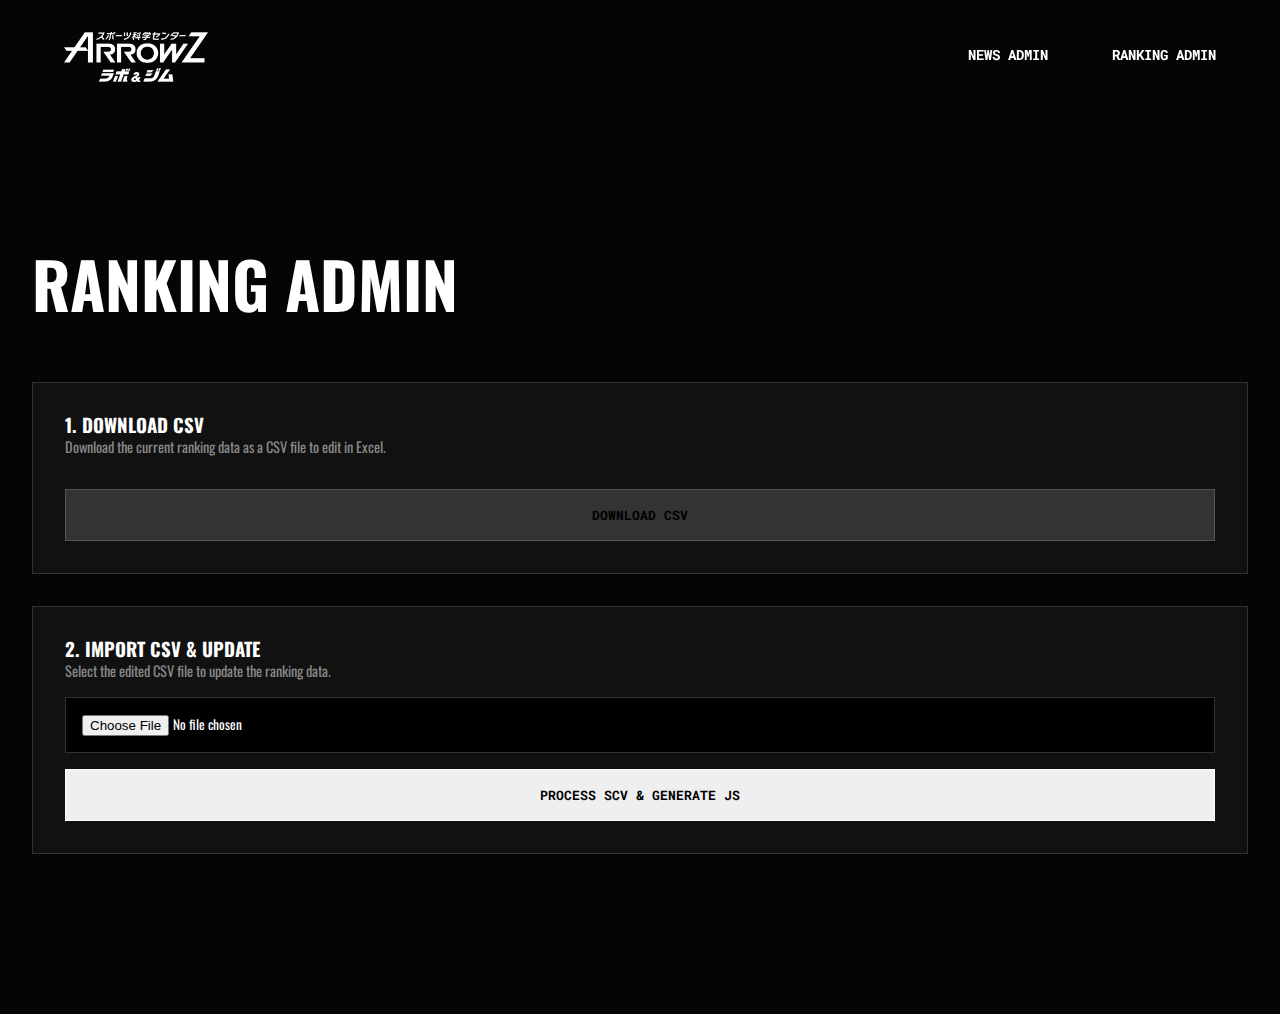
<file: ranking_admin.html>
<!DOCTYPE html>
<html lang="ja">

<head>
    <meta charset="UTF-8">
    <meta name="viewport" content="width=device-width, initial-scale=1.0">
    <title>RANKING ADMIN | ARROWZ栃木ポータルサイト</title>
    <link rel="preconnect" href="https://fonts.googleapis.com">
    <link rel="preconnect" href="https://fonts.gstatic.com" crossorigin>
    <link
        href="https://fonts.googleapis.com/css2?family=Oswald:wght@400;500;700&family=Roboto+Mono:wght@400;700&display=swap"
        rel="stylesheet">
    <link rel="stylesheet" href="css/style.css">
    <style>
        /* Admin specific styles */
        body {
            cursor: auto !important;
        }

        .admin-section {
            padding: var(--spacing-xl) 0;
        }

        .admin-panel {
            background-color: #111;
            border: 1px solid var(--border-color);
            padding: 2rem;
            margin-bottom: 2rem;
        }

        .btn-action {
            width: 100%;
            margin-top: 1rem;
            justify-content: center;
        }

        .status-box {
            margin-top: 1rem;
            padding: 1rem;
            border: 1px solid #333;
            color: #888;
            font-size: 0.9rem;
            white-space: pre-wrap;
            max-height: 200px;
            overflow-y: auto;
        }
    </style>
</head>

<body>
    <header class="header">
        <div class="logo">
            <a href="index.html">
                <img src="images/arrowz_logo13.png" alt="ARROWZ" class="logo-img">
            </a>
        </div>
        <nav class="nav">
            <ul class="nav-list">
                <li class="nav-item"><a href="news_admin.html" class="nav-link">NEWS ADMIN</a></li>
                <li class="nav-item"><a href="ranking_admin.html" class="nav-link">RANKING ADMIN</a></li>
            </ul>
        </nav>
    </header>

    <main>
        <section class="admin-section">
            <div class="container">
                <h2 class="section-title">RANKING ADMIN</h2>

                <div class="admin-panel">
                    <h3>1. DOWNLOAD CSV</h3>
                    <p style="color: #888; font-size: 0.9rem; margin-bottom: 1rem;">
                        Download the current ranking data as a CSV file to edit in Excel.
                    </p>
                    <button id="btn-download-csv" class="btn-primary btn-action"
                        style="background-color: #333; border: 1px solid #555;">
                        DOWNLOAD CSV
                    </button>
                </div>

                <div class="admin-panel">
                    <h3>2. IMPORT CSV & UPDATE</h3>
                    <p style="color: #888; font-size: 0.9rem; margin-bottom: 1rem;">
                        Select the edited CSV file to update the ranking data.
                    </p>
                    <input type="file" id="csv-file" accept=".csv"
                        style="width: 100%; padding: 1rem; background: #000; color: #fff; border: 1px solid #333;">

                    <button id="btn-process" class="btn-primary btn-action">
                        PROCESS SCV & GENERATE JS
                    </button>

                    <div id="status-box" class="status-box" style="display: none;"></div>
                </div>

                <div class="admin-panel" id="download-panel" style="display: none; border-color: var(--accent-color);">
                    <h3 style="color: var(--accent-color);">3. DOWNLOAD JS FILE</h3>
                    <p style="color: #fff; font-size: 0.9rem; margin-bottom: 1rem;">
                        Success! Valid data found: <span id="data-count" style="font-weight: bold;">0</span>
                        records.<br>
                        Download the file and overwrite <code>js/ranking_data.js</code>.
                    </p>
                    <button id="btn-download-js" class="btn-primary btn-action"
                        style="background-color: var(--accent-color); color: #000; border: none;">
                        DOWNLOAD ranking_data.js
                    </button>
                </div>
            </div>
        </section>
    </main>

    <script src="js/ranking_data.js"></script>
    <script src="js/ranking_manager.js"></script>
    <script>
        document.addEventListener('DOMContentLoaded', () => {
            const statusBox = document.getElementById('status-box');
            let processedData = null;

            // 1. Download CSV
            document.getElementById('btn-download-csv').addEventListener('click', () => {
                if (!window.RANKING_DATA) {
                    alert('No existing ranking data found.');
                    return;
                }
                const csv = RankingManager.toCSV(window.RANKING_DATA);
                downloadFile(csv, 'ranking_data.csv', 'text/csv');
            });

            // 2. Process CSV
            document.getElementById('btn-process').addEventListener('click', () => {
                const fileInput = document.getElementById('csv-file');
                const file = fileInput.files[0];
                if (!file) {
                    alert('Please select a CSV file.');
                    return;
                }

                const reader = new FileReader();
                reader.onload = function (e) {
                    try {
                        const csvText = e.target.result;
                        processedData = RankingManager.parseCSV(csvText);

                        // Basic validation
                        if (processedData.length === 0) {
                            throw new Error('No valid data found in CSV.');
                        }

                        statusBox.style.display = 'block';
                        statusBox.style.color = 'var(--accent-color)';
                        statusBox.textContent = `Successfully parsed ${processedData.length} records.\nTop record: ${processedData[0].name} (${processedData[0].score})`;

                        document.getElementById('data-count').textContent = processedData.length;
                        document.getElementById('download-panel').style.display = 'block';

                    } catch (err) {
                        console.error(err);
                        statusBox.style.display = 'block';
                        statusBox.style.color = '#ff4444';
                        statusBox.textContent = 'Error processing CSV: ' + err.message;
                        document.getElementById('download-panel').style.display = 'none';
                    }
                };
                reader.readAsText(file);
            });

            // 3. Download JS
            document.getElementById('btn-download-js').addEventListener('click', () => {
                if (!processedData) return;
                const content = RankingManager.getExportJS(processedData);
                downloadFile(content, 'ranking_data.js', 'text/javascript');
                alert('File downloaded! Please overwrite js/ranking_data.js to apply changes.');
            });

            function downloadFile(content, filename, type) {
                const blob = new Blob([content], { type: type });
                const url = URL.createObjectURL(blob);
                const a = document.createElement('a');
                a.href = url;
                a.download = filename;
                document.body.appendChild(a);
                a.click();
                document.body.removeChild(a);
                URL.revokeObjectURL(url);
            }
        });
    </script>
</body>

</html>
</file>
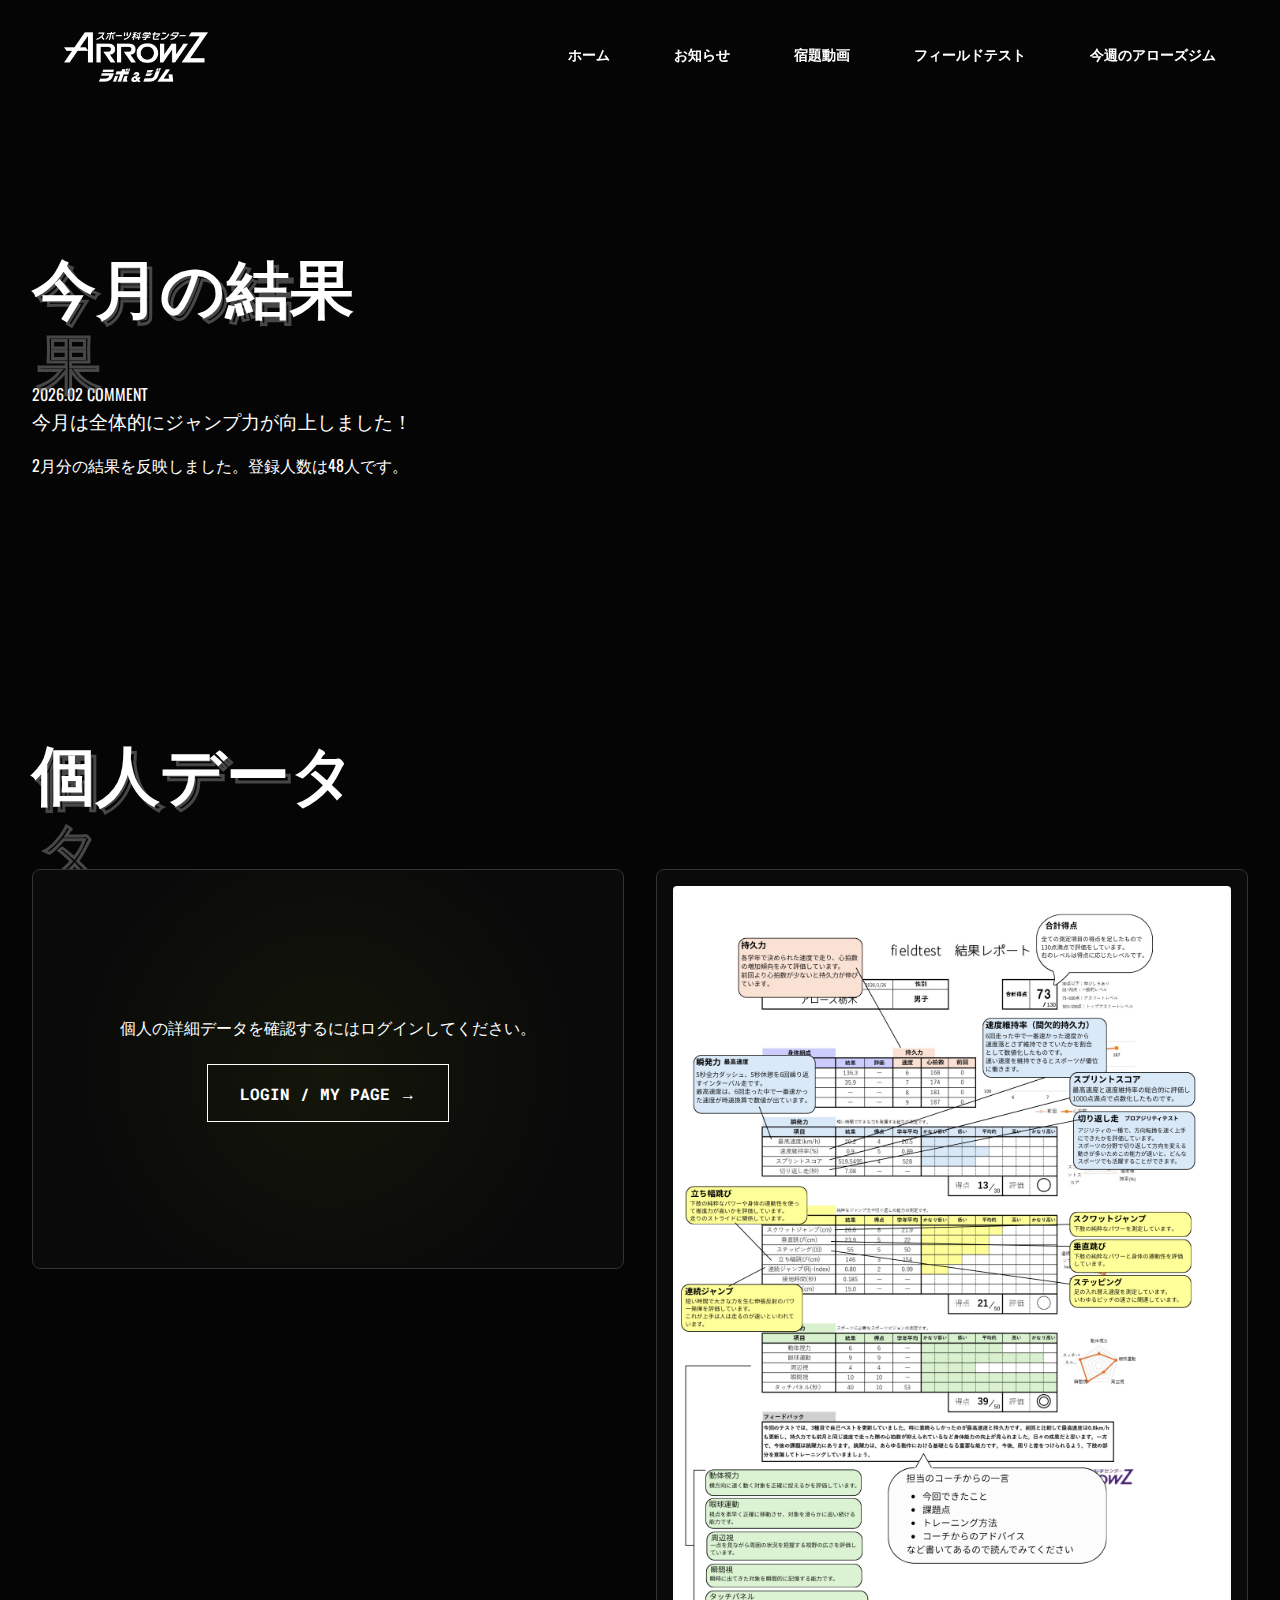
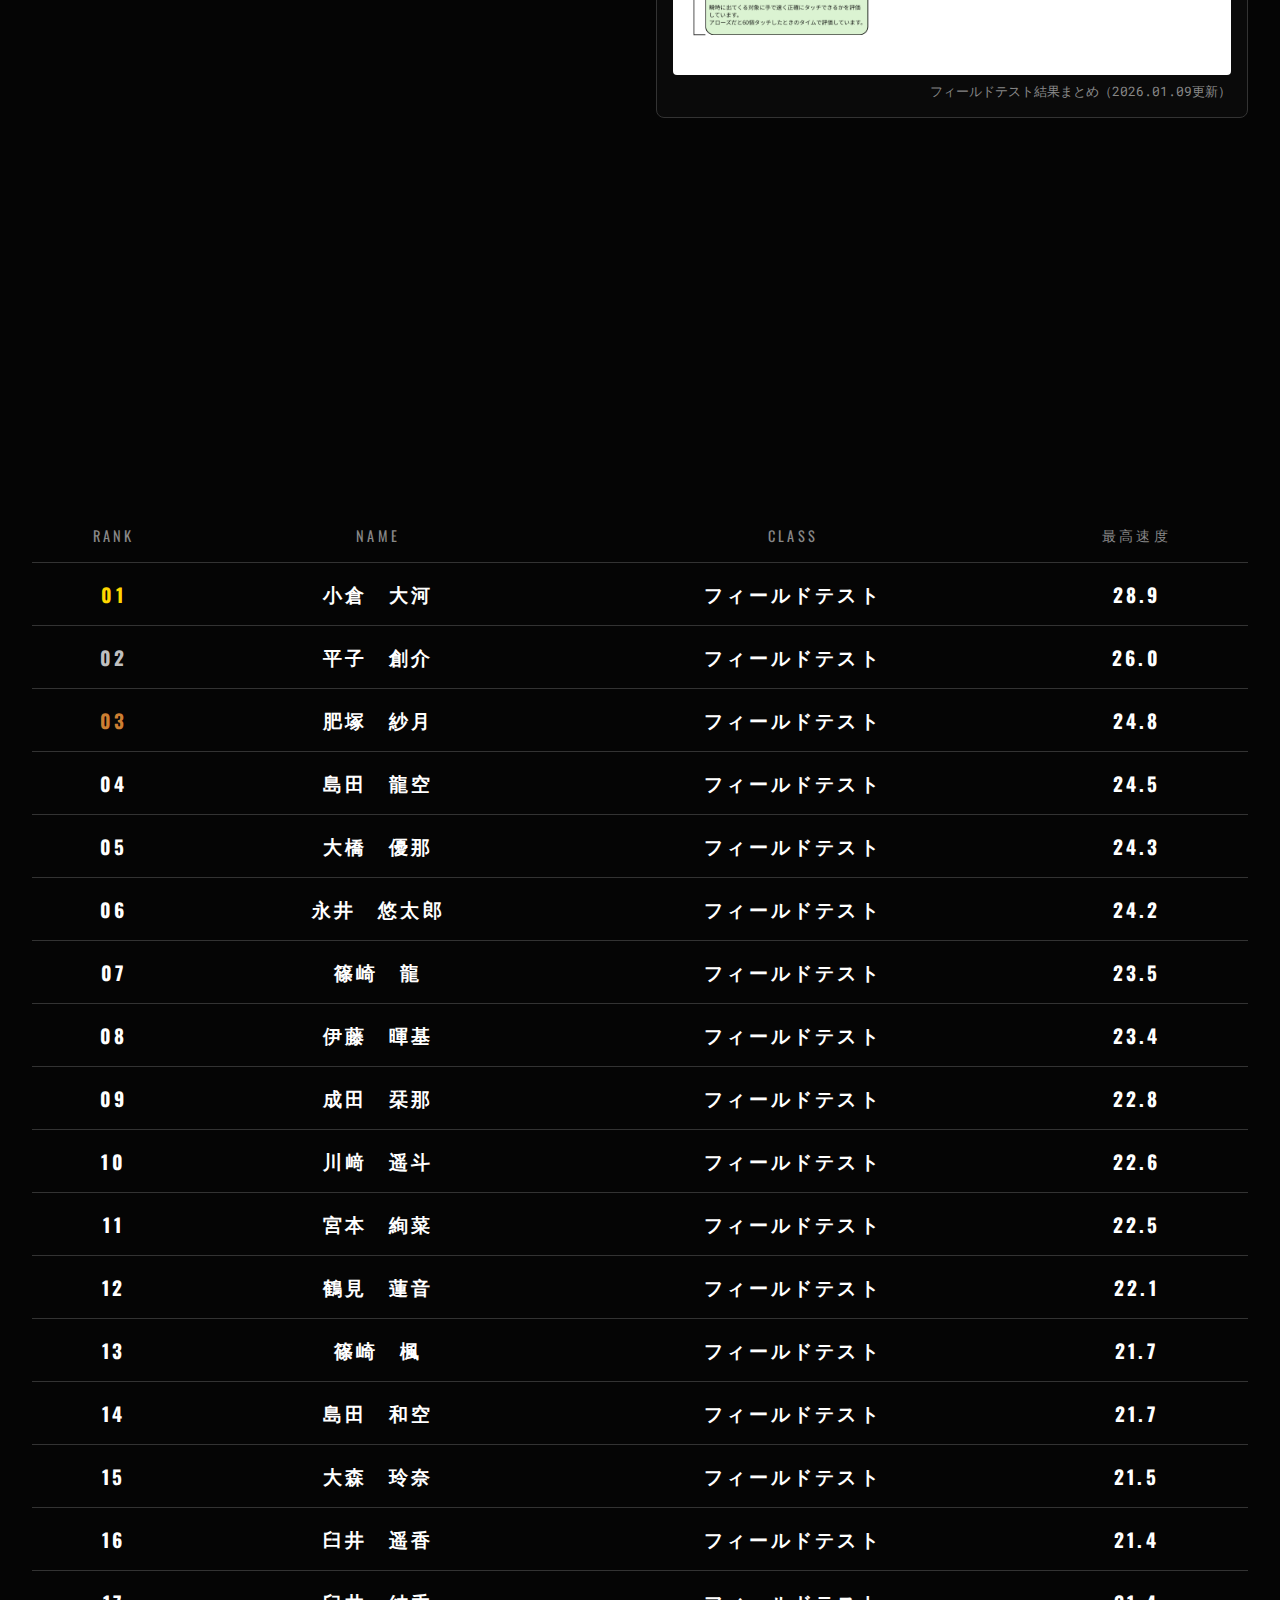
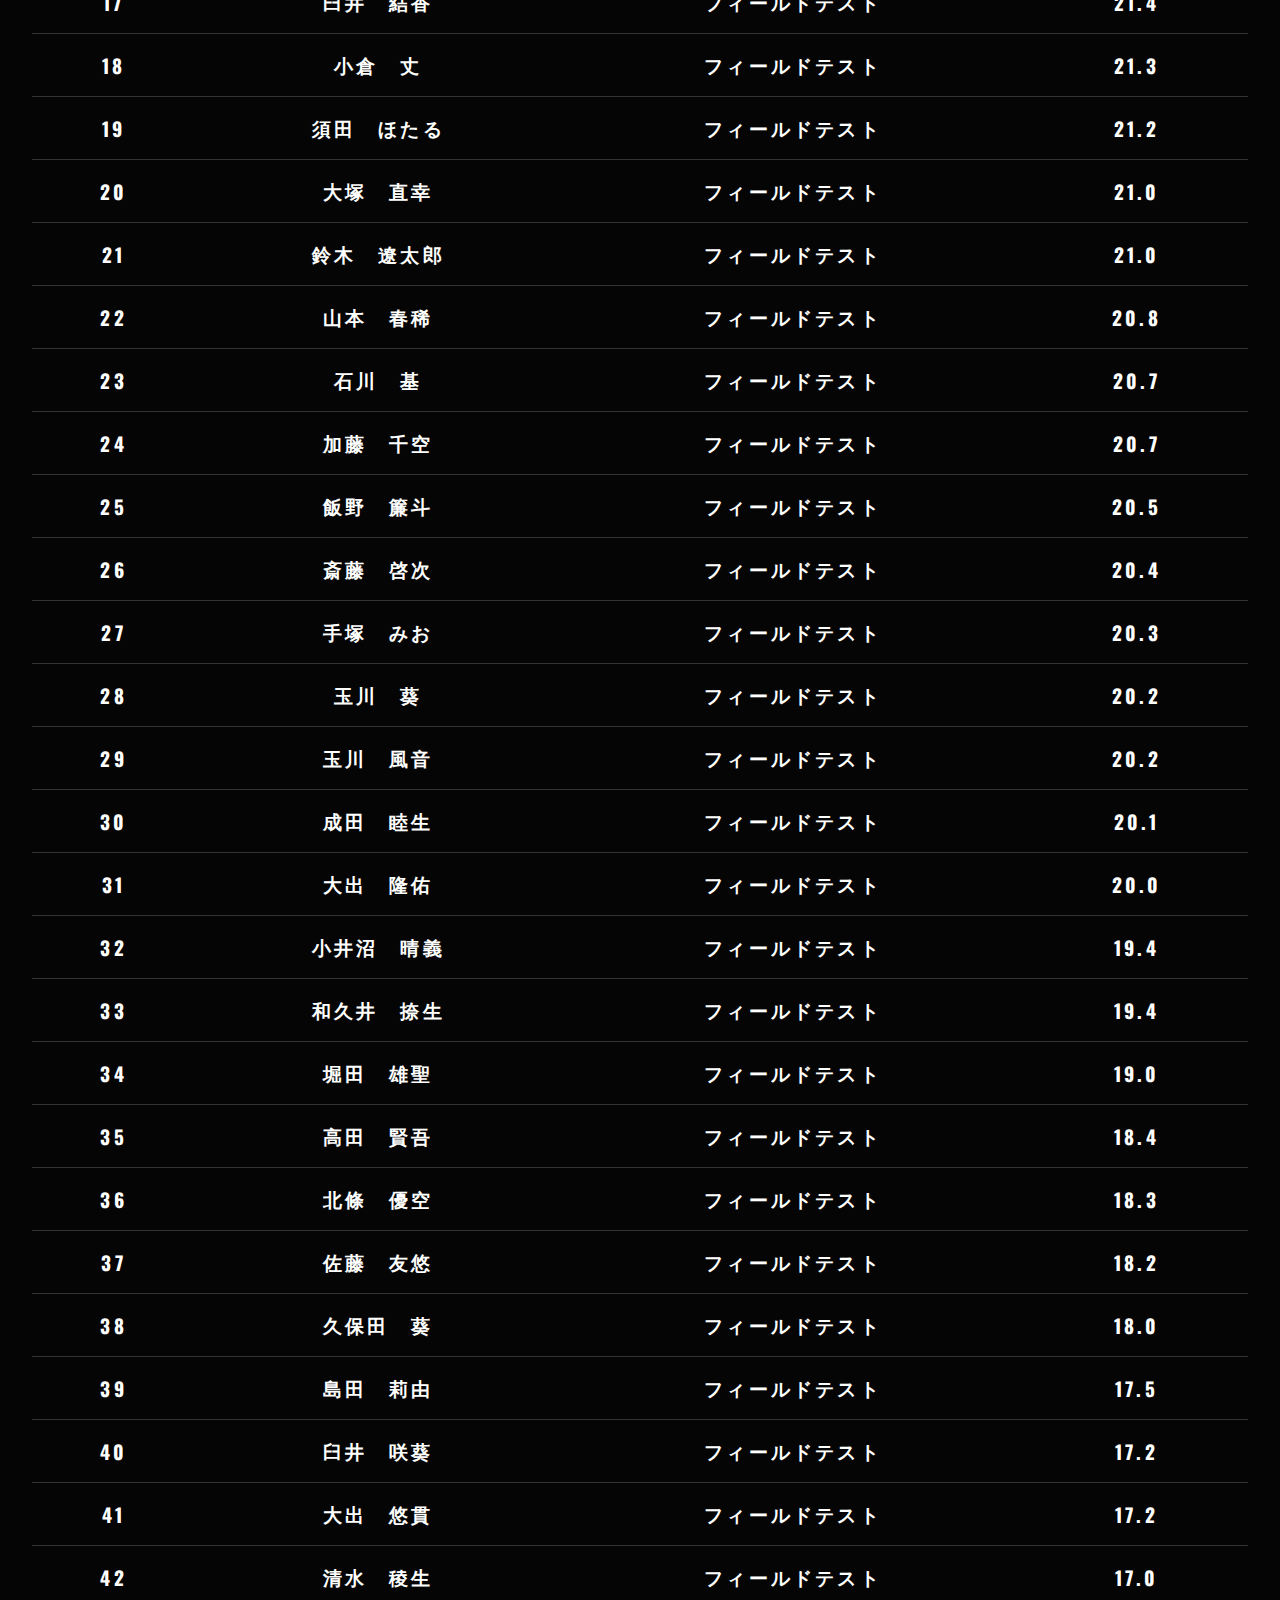
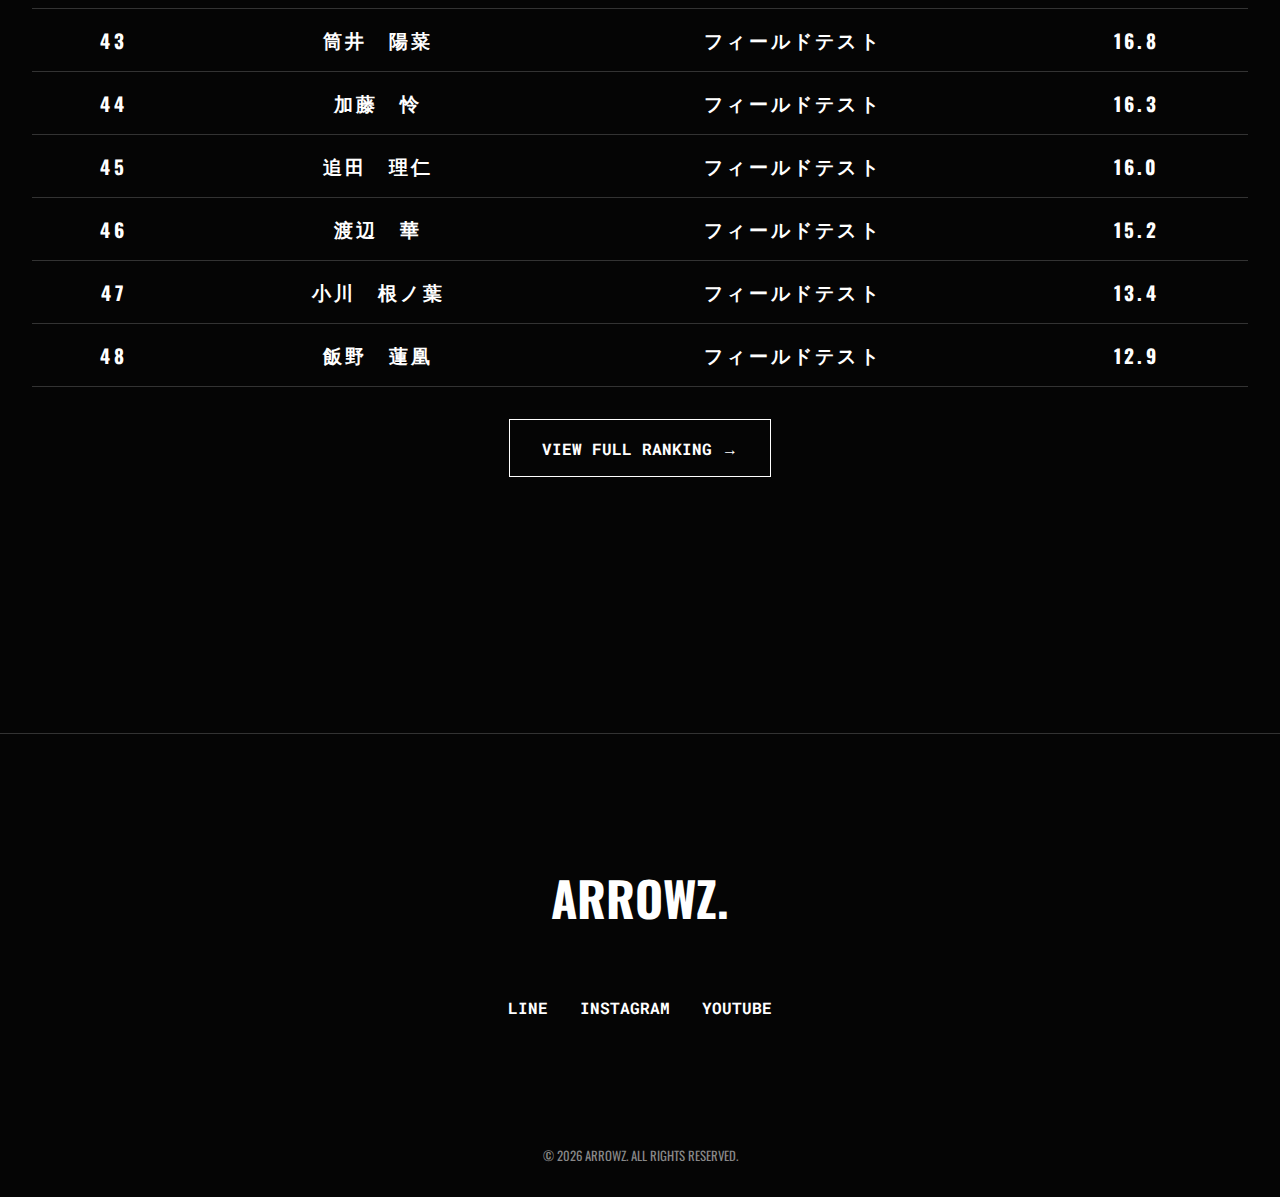
<file: results.html>
<!DOCTYPE html>
<html lang="ja">

<head>
    <meta charset="UTF-8">
    <meta name="viewport" content="width=device-width, initial-scale=1.0">
    <title>FT RESULTS | ARROWZ栃木ポータルサイト</title>
    <link rel="preconnect" href="https://fonts.googleapis.com">
    <link rel="preconnect" href="https://fonts.gstatic.com" crossorigin>
    <link
        href="https://fonts.googleapis.com/css2?family=Oswald:wght@400;500;700&family=Roboto+Mono:wght@400;700&display=swap"
        rel="stylesheet">
    <link rel="stylesheet" href="css/style.css">
    <link rel="stylesheet" href="css/animations.css">
</head>

<body>

    <div class="cursor-dot" data-cursor-dot></div>
    <div class="cursor-outline" data-cursor-outline></div>

    <header class="header">
        <div class="logo">
            <a href="index.html">
                <img src="images/arrowz_logo13.png" alt="ARROWZ" class="logo-img">
            </a>
        </div>
        <nav class="nav">
            <ul class="nav-list">
                <li class="nav-item"><a href="index.html" class="nav-link" data-hover="ホーム">ホーム</a></li>
                <li class="nav-item"><a href="news.html" class="nav-link" data-hover="お知らせ">お知らせ</a></li>
                <li class="nav-item"><a href="homework.html" class="nav-link" data-hover="宿題動画">宿題動画</a></li>
                <li class="nav-item"><a href="results.html" class="nav-link" data-hover="フィールドテスト">フィールドテスト</a></li>
                <li class="nav-item"><a href="weekly.html" class="nav-link" data-hover="今週のアローズジム">今週のアローズジム</a></li>
            </ul>
        </nav>
        <div class="menu-toggle">
            <div class="bar"></div>
            <div class="bar"></div>
        </div>
    </header>

    <main>
        <!-- Section 1: This Month's Results -->
        <section class="section">
            <div class="container">
                <h2 class="section-title" data-text="今月の結果">今月の結果</h2>
                <div class="result-summary-card">
                    <div class="summary-header">
                        <span class="summary-date" id="res-date">—</span>
                        <span class="summary-label">COMMENT</span>
                    </div>
                    <div class="summary-body">
                        <!-- <div class="score-display"> Removed Average Score -->
                        <p class="summary-comment" style="font-size: 1.2rem; line-height: 1.6; margin-bottom: 1rem;">
                            今月は全体的にジャンプ力が向上しました！
                        </p>
                        <p class="summary-text" id="res-summary">ランキングデータを読み込み中…</p>
                    </div>
                </div>
            </div>
        </section>

        <!-- Section 2: Personal Data -->
        <!-- Section 2: Personal Data -->
        <section class="section">
            <div class="container">
                <h2 class="section-title" data-text="個人データ">個人データ</h2>
                <div class="result-personal-wrapper">
                    <div class="personal-data-card">
                        <div class="login-prompt">
                            <p>個人の詳細データを確認するにはログインしてください。</p>
                            <a href="https://drive.google.com/drive/folders/1eiqbKnCbcv80iE7pFOWnwh1apFcUn_vg?usp=sharing"
                                class="btn-primary" style="text-decoration: none; display: inline-block;">LOGIN / MY
                                PAGE
                                <span class="arrow">→</span></a>
                        </div>
                        <!-- Sample visualization background -->
                        <div class="data-viz-bg"></div>
                    </div>
                    <div class="personal-data-image-container">
                        <img src="images/ft_summary_img.png" alt="フィールドテスト結果まとめ" class="summary-img">
                        <p class="summary-caption">フィールドテスト結果まとめ（2026.01.09更新）</p>
                    </div>
                </div>
            </div>
        </section>

        <!-- Section 3: Ranking Table -->
        <section class="section">
            <div class="container">
                <h2 class="section-title" data-text="ランキング">ランキング表</h2>
                <div class="ranking-wrapper">
                    <table class="ranking-table">
                        <thead>
                            <tr>
                                <th>RANK</th>
                                <th>NAME</th>
                                <th>CLASS</th>
                                <th>最高速度</th>
                            </tr>
                        </thead>
                        <tbody id="res-ranking-body"></tbody>
                    </table>
                </div>
                <div class="ranking-footer" style="text-align: center; margin-top: 2rem;">
                    <a href="ranking.html" class="btn-primary"
                        style="text-decoration: none; display: inline-block;">VIEW FULL RANKING <span
                            class="arrow">→</span></a>
                </div>
            </div>
        </section>
    </main>

    <footer class="footer">
        <div class="container footer-content">
            <div class="footer-logo"><a
                    href="https://www.sports-science.co.jp/facility/tochigi/?utm_source=ig&utm_medium=social&utm_content=link_in_bio&fbclid=PAZXh0bgNhZW0CMTEAc3J0YwZhcHBfaWQMMjU2MjgxMDQwNTU4AAGnA0qM_hiKRR2bV2FCewG_8KCj-2P1WLxekZuYS_LkNXkv36WaadTpXSyxyW0_aem_r9qsksJPKb-rXfjTjhn6wQ"
                    target="_blank" style="text-decoration: none; color: inherit;">ARROWZ</a><span class="dot">.</span>
            </div>
            <div class="footer-links">
                <a href="https://line.me/R/ti/p/@322ctrff?ts=03251611&oat_content=url" target="_blank">LINE</a>
                <a href="https://www.instagram.com/arrowz_tochigi/" target="_blank">INSTAGRAM</a>
                <a href="https://www.youtube.com/@%E3%82%A2%E3%83%AD%E3%83%BC%E3%82%BA%E6%A0%83%E6%9C%A8"
                    target="_blank">YOUTUBE</a>
            </div>
            <div class="footer-bottom">
                <p>&copy; 2026 ARROWZ. ALL RIGHTS RESERVED.</p>
            </div>
        </div>
    </footer>

    <script src="js/ranking_data.js"></script>
    <script src="js/main.js"></script>
    <script>
        (function () {
            if (!window.RANKING_DATA) return;

            // Sort by vmax descending
            const sorted = [...window.RANKING_DATA].sort((a, b) => {
                const valA = (a.scores && a.scores.vmax) || 0;
                const valB = (b.scores && b.scores.vmax) || 0;
                return valB - valA;
            });

            // Summary card
            const avgEl = document.getElementById('res-avg');
            const dateEl = document.getElementById('res-date');
            const summaryEl = document.getElementById('res-summary');

            // Determine the date to display (use the first record's test_date if available)
            let resultDate = new Date();
            resultDate.setMonth(1); // Force to February (0-indexed)

            if (sorted.length > 0 && sorted[0].test_date) {
                const d = new Date(sorted[0].test_date);
                if (!isNaN(d.getTime())) {
                    resultDate = d;
                }
            }

            // if (avgEl && sorted.length) {
            //    const avg = sorted.reduce((s, d) => s + ((d.scores && d.scores.vmax) || 0), 0) / sorted.length;
            //    avgEl.textContent = avg.toFixed(1);
            // }
            if (dateEl) {
                dateEl.textContent = resultDate.getFullYear() + '.' + String(resultDate.getMonth() + 1).padStart(2, '0');
            }
            if (summaryEl && sorted.length) {
                summaryEl.textContent = `${resultDate.getMonth() + 1}月分の結果を反映しました。登録人数は${sorted.length}人です。`;
            }

            // Ranking table (all students)
            const tbody = document.getElementById('res-ranking-body');
            if (tbody) {
                sorted.forEach((d, i) => {
                    const tr = document.createElement('tr');
                    if (i < 3) tr.className = 'rank-' + (i + 1);
                    const scoreVal = (d.scores && d.scores.vmax) || 0;
                    tr.innerHTML = `<td class="rank-num">${String(i + 1).padStart(2, '0')}</td><td class="rank-name">${d.name}</td><td>${d.class || d.category || ''}</td><td class="rank-score">${scoreVal.toFixed(1)}</td>`;
                    tbody.appendChild(tr);
                });
            }
        })();
    </script>
</body>

</html>
</file>
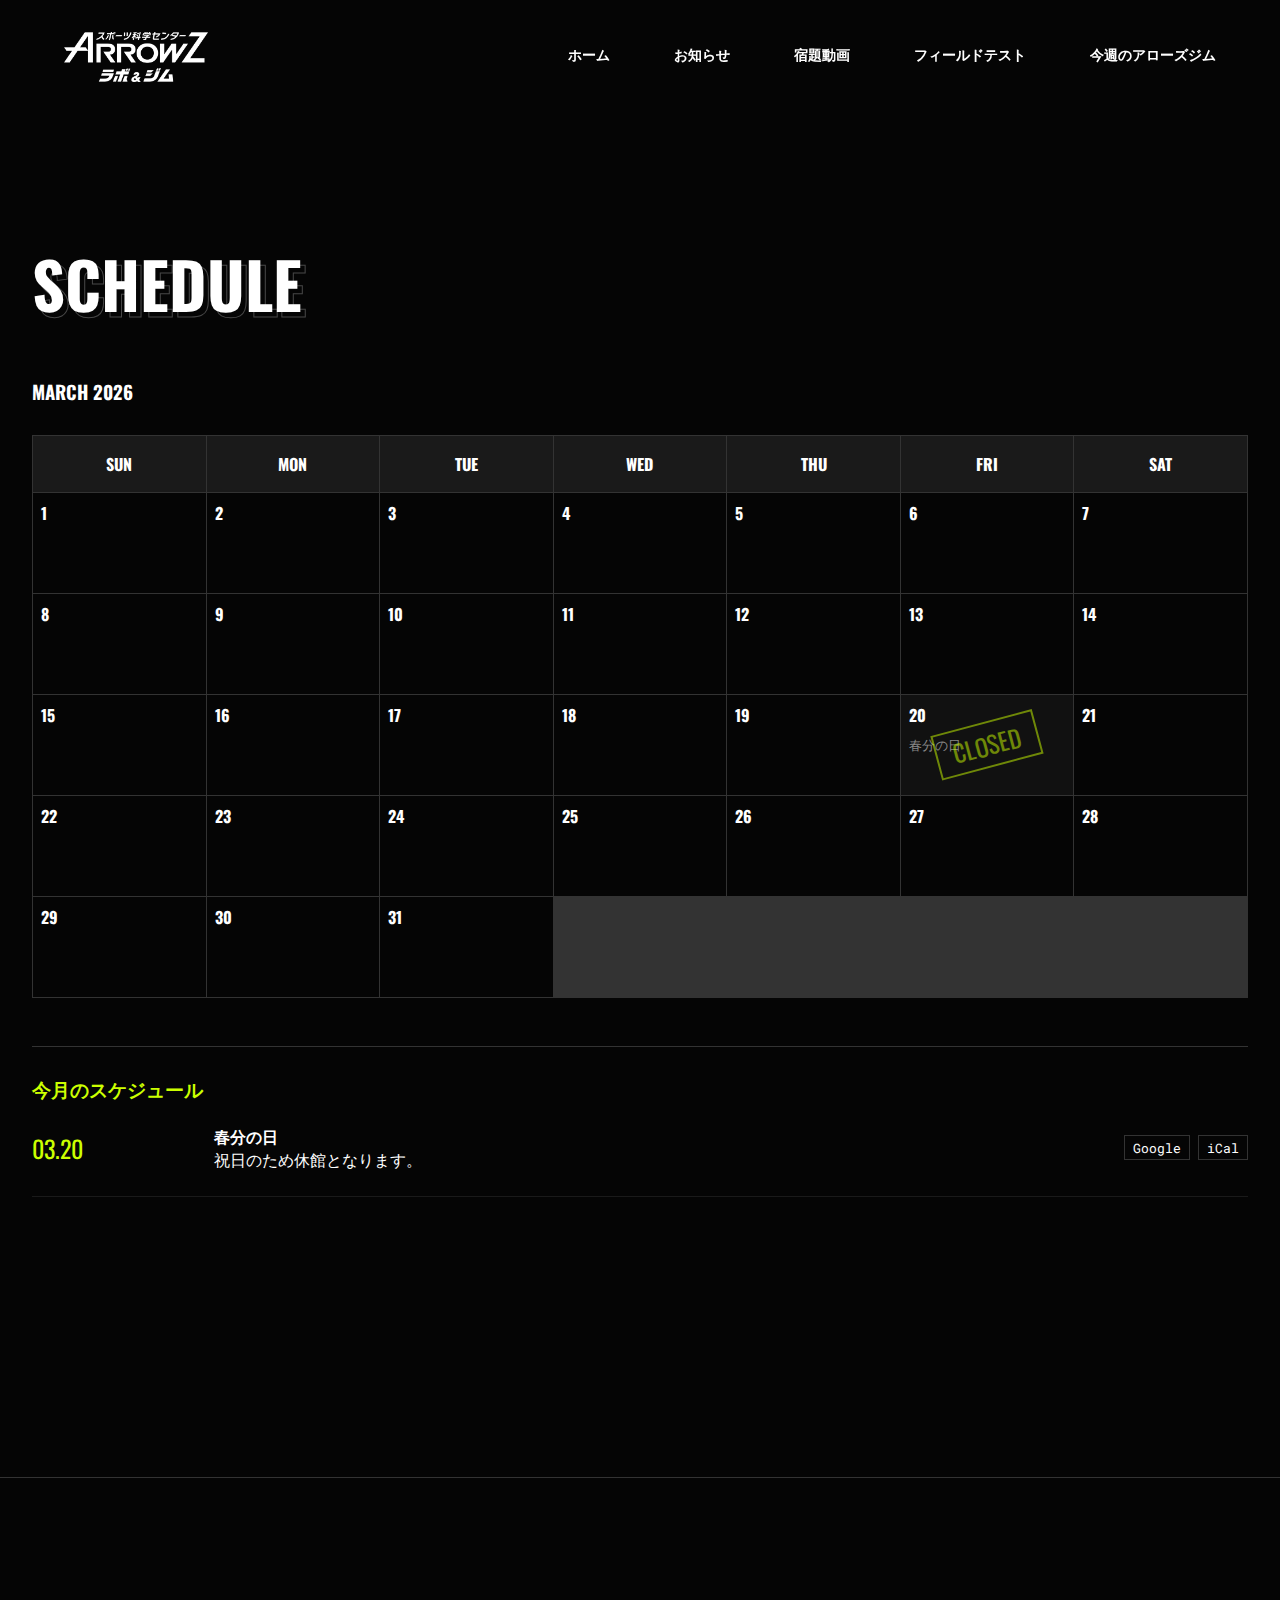
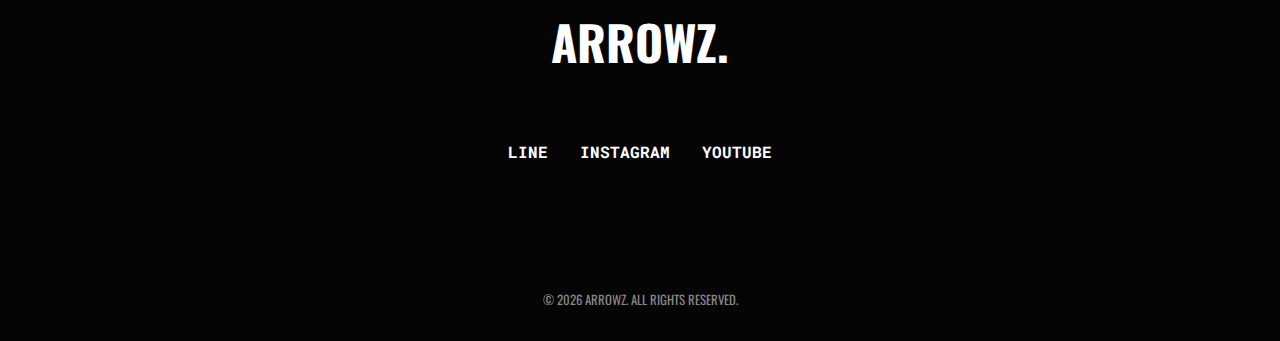
<file: schedule.html>
<!DOCTYPE html>
<html lang="ja">

<head>
    <meta charset="UTF-8">
    <meta name="viewport" content="width=device-width, initial-scale=1.0">
    <title>SCHEDULE | ARROWZ栃木ポータルサイト</title>
    <link rel="preconnect" href="https://fonts.googleapis.com">
    <link rel="preconnect" href="https://fonts.gstatic.com" crossorigin>
    <link
        href="https://fonts.googleapis.com/css2?family=Oswald:wght@400;500;700&family=Roboto+Mono:wght@400;700&display=swap"
        rel="stylesheet">
    <link rel="stylesheet" href="css/style.css">
    <link rel="stylesheet" href="css/animations.css">
    <style>
        .calendar-grid {
            display: grid;
            grid-template-columns: repeat(7, 1fr);
            gap: 1px;
            background-color: var(--border-color);
            margin-top: 2rem;
            border: 1px solid var(--border-color);
        }

        .cal-header {
            background-color: #1a1a1a;
            color: var(--text-color);
            padding: 1rem 0.5rem;
            text-align: center;
            font-family: var(--font-primary);
            font-weight: bold;
        }

        .cal-day {
            background-color: #050505;
            min-height: 100px;
            padding: 0.5rem;
            font-family: var(--font-secondary);
            position: relative;
        }

        .cal-day.closed {
            background-color: #111;
        }

        .cal-day.closed::after {
            content: 'CLOSED';
            position: absolute;
            top: 50%;
            left: 50%;
            transform: translate(-50%, -50%) rotate(-15deg);
            color: var(--accent-color);
            font-family: var(--font-primary);
            font-size: 1.5rem;
            opacity: 0.5;
            border: 2px solid var(--accent-color);
            padding: 0.2rem 1rem;
        }

        .cal-date {
            font-weight: bold;
        }

        .cal-info {
            font-size: 0.8rem;
            color: var(--text-muted);
            margin-top: 0.5rem;
        }

        .schedule-list {
            margin-top: 3rem;
            border-top: 1px solid var(--border-color);
            padding-top: 2rem;
        }

        .schedule-item {
            display: flex;
            align-items: center;
            gap: 2rem;
            margin-bottom: 1.5rem;
            padding-bottom: 1.5rem;
            border-bottom: 1px solid #1a1a1a;
        }

        .schedule-date {
            font-family: var(--font-primary);
            font-size: 1.5rem;
            color: var(--accent-color);
            width: 150px;
        }

        .schedule-desc {
            font-family: var(--font-secondary);
        }

        @media (max-width: 600px) {
            .calendar-grid {
                display: none;
                /* Hide calendar on mobile, show list only */
            }

            .schedule-item {
                flex-direction: column;
                align-items: flex-start;
                gap: 0.5rem;
            }
        }
    </style>
</head>

<body>

    <div class="cursor-dot" data-cursor-dot></div>
    <div class="cursor-outline" data-cursor-outline></div>

    <header class="header">
        <div class="logo">
            <a href="index.html">
                <img src="images/arrowz_logo13.png" alt="ARROWZ" class="logo-img">
            </a>
        </div>
        <nav class="nav">
            <ul class="nav-list">
                <li class="nav-item"><a href="index.html" class="nav-link" data-hover="ホーム">ホーム</a></li>
                <li class="nav-item"><a href="news.html" class="nav-link" data-hover="お知らせ">お知らせ</a></li>
                <li class="nav-item"><a href="homework.html" class="nav-link" data-hover="宿題動画">宿題動画</a></li>
                <li class="nav-item"><a href="results.html" class="nav-link" data-hover="フィールドテスト">フィールドテスト</a></li>
                <li class="nav-item"><a href="weekly.html" class="nav-link" data-hover="今週のアローズジム">今週のアローズジム</a></li>
            </ul>
        </nav>
        <div class="menu-toggle">
            <div class="bar"></div>
            <div class="bar"></div>
        </div>
    </header>

    <main>
        <section class="section">
            <div class="container">
                <h2 class="section-title" data-text="SCHEDULE">SCHEDULE</h2>
                <h3 id="current-month-display"
                    style="color: var(--text-color); font-family: var(--font-primary); margin-bottom: 1rem;">
                    Loading...</h3>

                <!-- Calendar Grid Container -->
                <div id="calendar-grid" class="calendar-grid">
                    <div class="cal-header">SUN</div>
                    <div class="cal-header">MON</div>
                    <div class="cal-header">TUE</div>
                    <div class="cal-header">WED</div>
                    <div class="cal-header">THU</div>
                    <div class="cal-header">FRI</div>
                    <div class="cal-header">SAT</div>
                    <!-- Days will be injected here -->
                </div>

                <div class="schedule-list">
                    <h3 style="color: var(--accent-color); font-family: var(--font-primary); margin-bottom: 1.5rem;">
                        今月のスケジュール</h3>
                    <div id="schedule-list-container">
                        <!-- List items will be injected here -->
                    </div>
                </div>

            </div>
        </section>
    </main>

    <script src="js/schedule_data.js"></script>
    <script>
        document.addEventListener('DOMContentLoaded', () => {
            const now = new Date();
            renderCalendar(now.getFullYear(), 2); // 2 is March
            renderScheduleList(now.getFullYear(), 2);
        });

        function renderCalendar(year, month) {
            const grid = document.getElementById('calendar-grid');
            // Clear existing days (keep headers)
            const headers = grid.querySelectorAll('.cal-header');
            grid.innerHTML = '';
            headers.forEach(h => grid.appendChild(h));

            const monthNames = ["JANUARY", "FEBRUARY", "MARCH", "APRIL", "MAY", "JUNE", "JULY", "AUGUST", "SEPTEMBER", "OCTOBER", "NOVEMBER", "DECEMBER"];
            document.getElementById('current-month-display').textContent = `${monthNames[month]} ${year}`;

            const firstDay = new Date(year, month, 1).getDay();
            const daysInMonth = new Date(year, month + 1, 0).getDate();

            // Empty cells for previous month
            for (let i = 0; i < firstDay; i++) {
                const div = document.createElement('div');
                div.className = 'cal-day';
                div.style.opacity = '0.3';
                grid.appendChild(div);
            }

            // Days
            for (let d = 1; d <= daysInMonth; d++) {
                const dateStr = `${year}.${String(month + 1).padStart(2, '0')}.${String(d).padStart(2, '0')}`;
                // Check for events
                const events = (window.SCHEDULE_DATA || []).filter(item => item.date === dateStr);

                const dayDiv = document.createElement('div');
                dayDiv.className = 'cal-day';

                let dateHtml = `<span class="cal-date">${d}</span>`;

                if (events.length > 0) {
                    // Prioritize 'closed' type for styling
                    const isClosed = events.some(e => e.type === 'closed');
                    if (isClosed) {
                        dayDiv.classList.add('closed');
                        // The CSS ::after content 'CLOSED' handles the label
                        // But if we have other event types, we might want to show them?
                        // CSS for .closed might obscure other content.
                        // Let's modify CSS in a separate step if needed. 
                        // For now, assume 'closed' takes precedence visually.
                        const closedEvent = events.find(e => e.type === 'closed');
                        dateHtml += `<div class="cal-info">${closedEvent.title}</div>`;
                    } else {
                        // Regular events
                        events.forEach(e => {
                            dateHtml += `<div class="cal-info" style="color: var(--accent-color);">${e.title}</div>`;
                        });
                    }
                }

                dayDiv.innerHTML = dateHtml;
                grid.appendChild(dayDiv);
            }
        }

        function renderScheduleList(year, month) {
            const container = document.getElementById('schedule-list-container');
            container.innerHTML = '';

            const currentMonthStr = `${year}.${String(month + 1).padStart(2, '0')}`;
            // Filter events starting with YYYY.MM
            const events = (window.SCHEDULE_DATA || []).filter(item => item.date.startsWith(currentMonthStr));

            // Sort by date
            events.sort((a, b) => a.date.localeCompare(b.date));

            if (events.length === 0) {
                container.innerHTML = '<p>No scheduled events for this month.</p>';
                return;
            }

            events.forEach(item => {
                const dateParts = item.date.split('.');
                const displayDate = `${dateParts[1]}.${dateParts[2]}`;
                const dateForCal = item.date.replace(/\./g, ''); // YYYYMMDD

                const div = document.createElement('div');
                div.className = 'schedule-item';
                div.innerHTML = `
                    <div class="schedule-date">${displayDate}</div>
                    <div class="schedule-desc">
                        <strong>${item.title}</strong><br>
                        ${item.description || ''}
                    </div>
                    <div class="calendar-btn-group" style="margin-left: auto; display: flex; gap: 0.5rem;">
                        <button onclick="addToGoogleCalendar('${item.title}', '${dateForCal}', '${item.description || ''}')" class="btn-cal" style="background:none; border: 1px solid #333; color: #fff; padding: 0.2rem 0.5rem; cursor: pointer; font-family: var(--font-secondary); font-size: 0.8rem;">Google</button>
                        <button onclick="downloadIcs('${item.title}', '${dateForCal}', '${item.description || ''}')" class="btn-cal" style="background:none; border: 1px solid #333; color: #fff; padding: 0.2rem 0.5rem; cursor: pointer; font-family: var(--font-secondary); font-size: 0.8rem;">iCal</button>
                    </div>
                `;
                container.appendChild(div);
            });
        }

        function addToGoogleCalendar(title, date, details) {
            const year = date.substring(0, 4);
            const month = date.substring(4, 6);
            const day = date.substring(6, 8);

            const startDate = new Date(year, month - 1, day);
            const endDate = new Date(startDate);
            endDate.setDate(endDate.getDate() + 1);

            const startStr = date;
            const endStr = endDate.getFullYear() + String(endDate.getMonth() + 1).padStart(2, '0') + String(endDate.getDate()).padStart(2, '0');

            const url = `https://www.google.com/calendar/render?action=TEMPLATE&text=${encodeURIComponent(title)}&dates=${startStr}/${endStr}&details=${encodeURIComponent(details)}`;
            window.open(url, '_blank');
        }

        function downloadIcs(title, date, details) {
            const icsContent =
                `BEGIN:VCALENDAR
VERSION:2.0
PRODID:-//Arrowz Gym//Schedule//EN
BEGIN:VEVENT
UID:${date}-${Date.now()}@arrowz.gym
DTSTAMP:${new Date().toISOString().replace(/[-:]/g, '').split('.')[0]}Z
DTSTART;VALUE=DATE:${date}
DTEND;VALUE=DATE:${date}
SUMMARY:${title}
DESCRIPTION:${details}
END:VEVENT
END:VCALENDAR`;

            const blob = new Blob([icsContent], { type: 'text/calendar;charset=utf-8' });
            const link = document.createElement('a');
            link.href = window.URL.createObjectURL(blob);
            link.setAttribute('download', 'schedule.ics');
            document.body.appendChild(link);
            link.click();
            document.body.removeChild(link);
        }
    </script>

    <footer class="footer">
        <div class="container footer-content">
            <div class="footer-logo"><a
                    href="https://www.sports-science.co.jp/facility/tochigi/?utm_source=ig&utm_medium=social&utm_content=link_in_bio&fbclid=PAZXh0bgNhZW0CMTEAc3J0YwZhcHBfaWQMMjU2MjgxMDQwNTU4AAGnA0qM_hiKRR2bV2FCewG_8KCj-2P1WLxekZuYS_LkNXkv36WaadTpXSyxyW0_aem_r9qsksJPKb-rXfjTjhn6wQ"
                    target="_blank" style="text-decoration: none; color: inherit;">ARROWZ</a><span class="dot">.</span>
            </div>
            <div class="footer-links">
                <a href="https://line.me/R/ti/p/@322ctrff?ts=03251611&oat_content=url" target="_blank">LINE</a>
                <a href="https://www.instagram.com/arrowz_tochigi/" target="_blank">INSTAGRAM</a>
                <a href="https://www.youtube.com/@%E3%82%A2%E3%83%AD%E3%83%BC%E3%82%BA%E6%A0%83%E6%9C%A8"
                    target="_blank">YOUTUBE</a>
            </div>
            <div class="footer-bottom">
                <p>&copy; 2026 ARROWZ. ALL RIGHTS RESERVED.</p>
            </div>
        </div>
    </footer>

    <script src="js/main.js"></script>
</body>

</html>
</file>
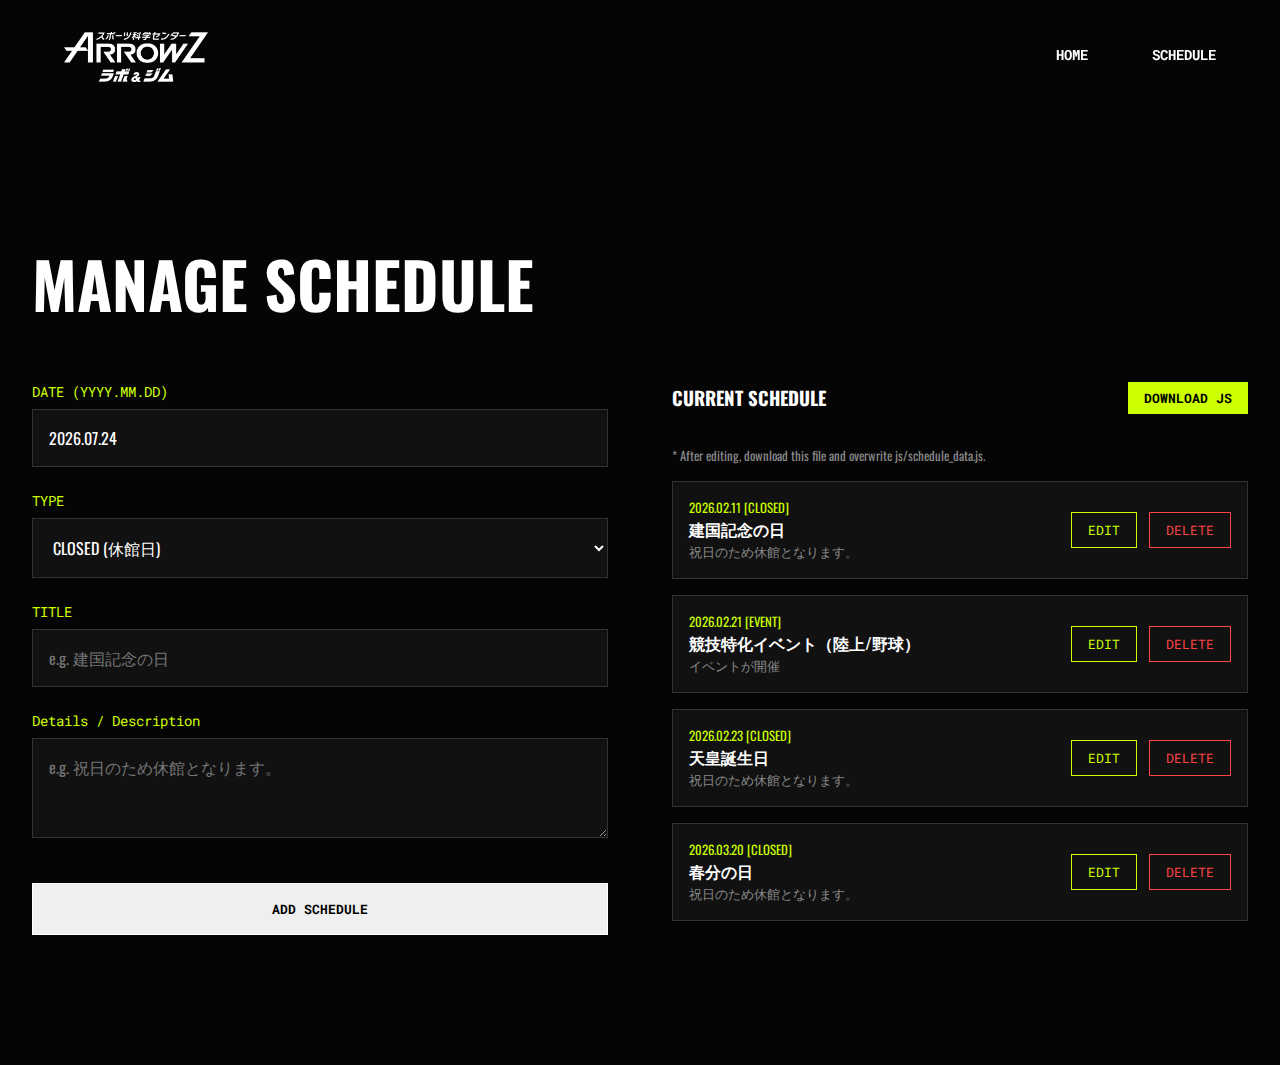
<file: schedule_admin.html>
<!DOCTYPE html>
<html lang="ja">

<head>
    <meta charset="UTF-8">
    <meta name="viewport" content="width=device-width, initial-scale=1.0">
    <title>SCHEDULE ADMIN | ARROWZ栃木ポータルサイト</title>
    <link rel="preconnect" href="https://fonts.googleapis.com">
    <link rel="preconnect" href="https://fonts.gstatic.com" crossorigin>
    <link
        href="https://fonts.googleapis.com/css2?family=Oswald:wght@400;500;700&family=Roboto+Mono:wght@400;700&display=swap"
        rel="stylesheet">
    <link rel="stylesheet" href="css/style.css">
    <style>
        /* Admin specific styles */
        body {
            cursor: auto !important;
        }

        .admin-section {
            padding: var(--spacing-xl) 0;
        }

        .form-group {
            margin-bottom: 1.5rem;
        }

        .form-label {
            display: block;
            margin-bottom: 0.5rem;
            color: var(--accent-color);
            font-family: var(--font-secondary);
            font-size: 0.9rem;
        }

        .form-input,
        .form-select,
        .form-textarea {
            width: 100%;
            padding: 1rem;
            background-color: #111;
            border: 1px solid var(--border-color);
            color: var(--text-color);
            font-family: inherit;
            font-size: 1rem;
        }

        .form-input:focus,
        .form-select:focus,
        .form-textarea:focus {
            border-color: var(--accent-color);
            outline: none;
        }

        .form-textarea {
            min-height: 100px;
            resize: vertical;
        }

        .admin-list {
            margin-top: 3rem;
        }

        .admin-item {
            display: flex;
            justify-content: space-between;
            align-items: center;
            background-color: #111;
            border: 1px solid var(--border-color);
            padding: 1rem;
            margin-bottom: 1rem;
        }

        .admin-item-info {
            flex-grow: 1;
        }

        .btn-delete {
            background-color: transparent;
            border: 1px solid #ff4444;
            color: #ff4444;
            padding: 0.5rem 1rem;
            cursor: pointer;
            font-family: var(--font-secondary);
            transition: all 0.3s;
        }

        .btn-delete:hover {
            background-color: #ff4444;
            color: white;
        }

        .btn-edit {
            background-color: transparent;
            border: 1px solid var(--accent-color);
            color: var(--accent-color);
            padding: 0.5rem 1rem;
            cursor: pointer;
            font-family: var(--font-secondary);
            transition: all 0.3s;
            margin-right: 0.5rem;
        }

        .btn-edit:hover {
            background-color: var(--accent-color);
            color: #000;
        }

        .btn-cancel {
            background-color: #333;
            border: none;
            color: #fff;
            padding: 1rem;
            cursor: pointer;
            font-family: var(--font-secondary);
            width: 100%;
            margin-top: 0.5rem;
            display: none;
        }
    </style>
</head>

<body>
    <header class="header">
        <div class="logo">
            <a href="index.html">
                <img src="images/arrowz_logo13.png" alt="ARROWZ" class="logo-img">
            </a>
        </div>
        <nav class="nav">
            <ul class="nav-list">
                <li class="nav-item"><a href="index.html" class="nav-link">HOME</a></li>
                <li class="nav-item"><a href="schedule.html" class="nav-link">SCHEDULE</a></li>
            </ul>
        </nav>
    </header>

    <main>
        <section class="admin-section">
            <div class="container">
                <h2 class="section-title">MANAGE SCHEDULE</h2>

                <div style="display: grid; grid-template-columns: 1fr 1fr; gap: 4rem;">
                    <!-- Post Form -->
                    <div class="post-form">
                        <div class="form-group">
                            <label class="form-label">DATE (YYYY.MM.DD)</label>
                            <input type="text" id="post-date" class="form-input" placeholder="2026.02.11">
                        </div>

                        <div class="form-group">
                            <label class="form-label">TYPE</label>
                            <select id="post-type" class="form-select">
                                <option value="closed">CLOSED (休館日)</option>
                                <option value="event">EVENT (イベント)</option>
                                <option value="match">MATCH (試合)</option>
                                <option value="training">TRAINING (特別練習)</option>
                            </select>
                        </div>

                        <div class="form-group">
                            <label class="form-label">TITLE</label>
                            <input type="text" id="post-title" class="form-input" placeholder="e.g. 建国記念の日">
                        </div>

                        <div class="form-group">
                            <label class="form-label">Details / Description</label>
                            <textarea id="post-desc" class="form-textarea" placeholder="e.g. 祝日のため休館となります。"></textarea>
                        </div>

                        <button id="btn-add" class="btn-primary"
                            style="width: 100%; justify-content: center; margin-top: 1rem;">
                            ADD SCHEDULE
                        </button>
                        <button id="btn-cancel-edit" class="btn-cancel">
                            CANCEL EDIT
                        </button>
                    </div>

                    <!-- Right Column: List -->
                    <div class="right-column">
                        <div class="current-posts">
                            <div
                                style="display: flex; justify-content: space-between; align-items: center; margin-bottom: 2rem;">
                                <h3>CURRENT SCHEDULE</h3>
                                <div style="display: flex; gap: 0.5rem;">
                                    <button id="btn-download" class="btn-primary"
                                        style="background-color: var(--accent-color); color: black; border: none; padding: 0.5rem 1rem; font-size: 0.8rem;">
                                        DOWNLOAD JS
                                    </button>
                                </div>
                            </div>
                            <p style="font-size: 0.8rem; color: #888; margin-bottom: 1rem;">
                                * After editing, download this file and overwrite <code>js/schedule_data.js</code>.
                            </p>
                            <div id="admin-schedule-list">
                                <!-- Dynamic Content -->
                            </div>
                        </div>
                    </div>
                </div>
            </div>
        </section>
    </main>

    <script src="js/schedule_data.js"></script>
    <script>
        // Simple Manager Logic embedded or external? External is better.
        // But for task simplicity, I'll use the definition I just created.
    </script>
    <script src="js/schedule_manager.js"></script> <!-- Assuming this exists -->

    <script>
        let editingId = null;

        document.addEventListener('DOMContentLoaded', () => {
            renderList();

            // Set default date
            const today = new Date();
            const dateStr = `${today.getFullYear()}.${String(today.getMonth() + 1).padStart(2, '0')}.${String(today.getDate()).padStart(2, '0')}`;
            document.getElementById('post-date').value = dateStr;

            // Add/Update Button
            document.getElementById('btn-add').addEventListener('click', () => {
                const date = document.getElementById('post-date').value;
                const type = document.getElementById('post-type').value;
                const title = document.getElementById('post-title').value;
                const desc = document.getElementById('post-desc').value;

                if (!date || !title) {
                    alert('Date and Title are required.');
                    return;
                }

                const newItem = {
                    date,
                    type,
                    title,
                    description: desc
                };

                if (editingId) {
                    if (ScheduleManager.update(editingId, newItem)) {
                        alert('Updated!');
                    }
                } else {
                    ScheduleManager.add(newItem);
                    alert('Added!');
                }

                resetForm();
                renderList();
            });

            // Cancel Edit
            document.getElementById('btn-cancel-edit').addEventListener('click', resetForm);

            // Download
            document.getElementById('btn-download').addEventListener('click', () => {
                const content = `window.SCHEDULE_DATA = ${JSON.stringify(window.SCHEDULE_DATA || [], null, 4)};`;
                const blob = new Blob([content], { type: 'text/javascript' });
                const url = URL.createObjectURL(blob);
                const a = document.createElement('a');
                a.href = url;
                a.download = 'schedule_data.js';
                document.body.appendChild(a);
                a.click();
                document.body.removeChild(a);
                URL.revokeObjectURL(url);
            });
        });

        function renderList() {
            const listEl = document.getElementById('admin-schedule-list');
            const data = (window.SCHEDULE_DATA || []).sort((a, b) => a.date.localeCompare(b.date));

            listEl.innerHTML = '';
            if (data.length === 0) {
                listEl.innerHTML = '<p>No schedule items.</p>';
                return;
            }

            data.forEach((item, index) => {
                const div = document.createElement('div');
                div.className = 'admin-item';
                div.innerHTML = `
                    <div class="admin-item-info">
                        <div style="color: var(--accent-color); font-size: 0.8rem;">${item.date} [${item.type.toUpperCase()}]</div>
                        <div style="font-weight: bold;">${item.title}</div>
                        <div style="font-size: 0.8rem; color: #888;">${item.description || ''}</div>
                    </div>
                    <div>
                        <button class="btn-edit" onclick="editItem('${item.id}')">EDIT</button>
                        <button class="btn-delete" onclick="deleteItem(${index})">DELETE</button>
                    </div>
                `;
                listEl.appendChild(div);
            });
        }

        window.deleteItem = function (index) {
            if (confirm('Delete this item?')) {
                // Since my manager uses splice by index, we must be careful if sorted.
                // The manager delete uses index. 
                // But wait, renderList sorts the data for display. This breaks index correspondence.
                // Let's rely on ID for deletion or sort the MANAGER's data same way.
                // Better: find index in main array by ID.
                const data = (window.SCHEDULE_DATA || []).sort((a, b) => a.date.localeCompare(b.date));
                const item = data[index]; // This is the item from sorted list

                // Find index in real source
                const realIndex = window.SCHEDULE_DATA.indexOf(item);
                if (realIndex > -1) {
                    window.SCHEDULE_DATA.splice(realIndex, 1);
                    renderList();
                }
            }
        };

        window.editItem = function (id) {
            const item = (window.SCHEDULE_DATA || []).find(i => i.id === id);
            if (!item) return;

            editingId = id;
            document.getElementById('post-date').value = item.date;
            document.getElementById('post-type').value = item.type;
            document.getElementById('post-title').value = item.title;
            document.getElementById('post-desc').value = item.description;

            document.getElementById('btn-add').textContent = 'UPDATE SCHEDULE';
            document.getElementById('btn-cancel-edit').style.display = 'block';
            window.scrollTo({ top: 0, behavior: 'smooth' });
        };

        function resetForm() {
            editingId = null;
            document.getElementById('post-title').value = '';
            document.getElementById('post-desc').value = '';
            document.getElementById('btn-add').textContent = 'ADD SCHEDULE';
            document.getElementById('btn-cancel-edit').style.display = 'none';
        }
    </script>
</body>

</html>
</file>
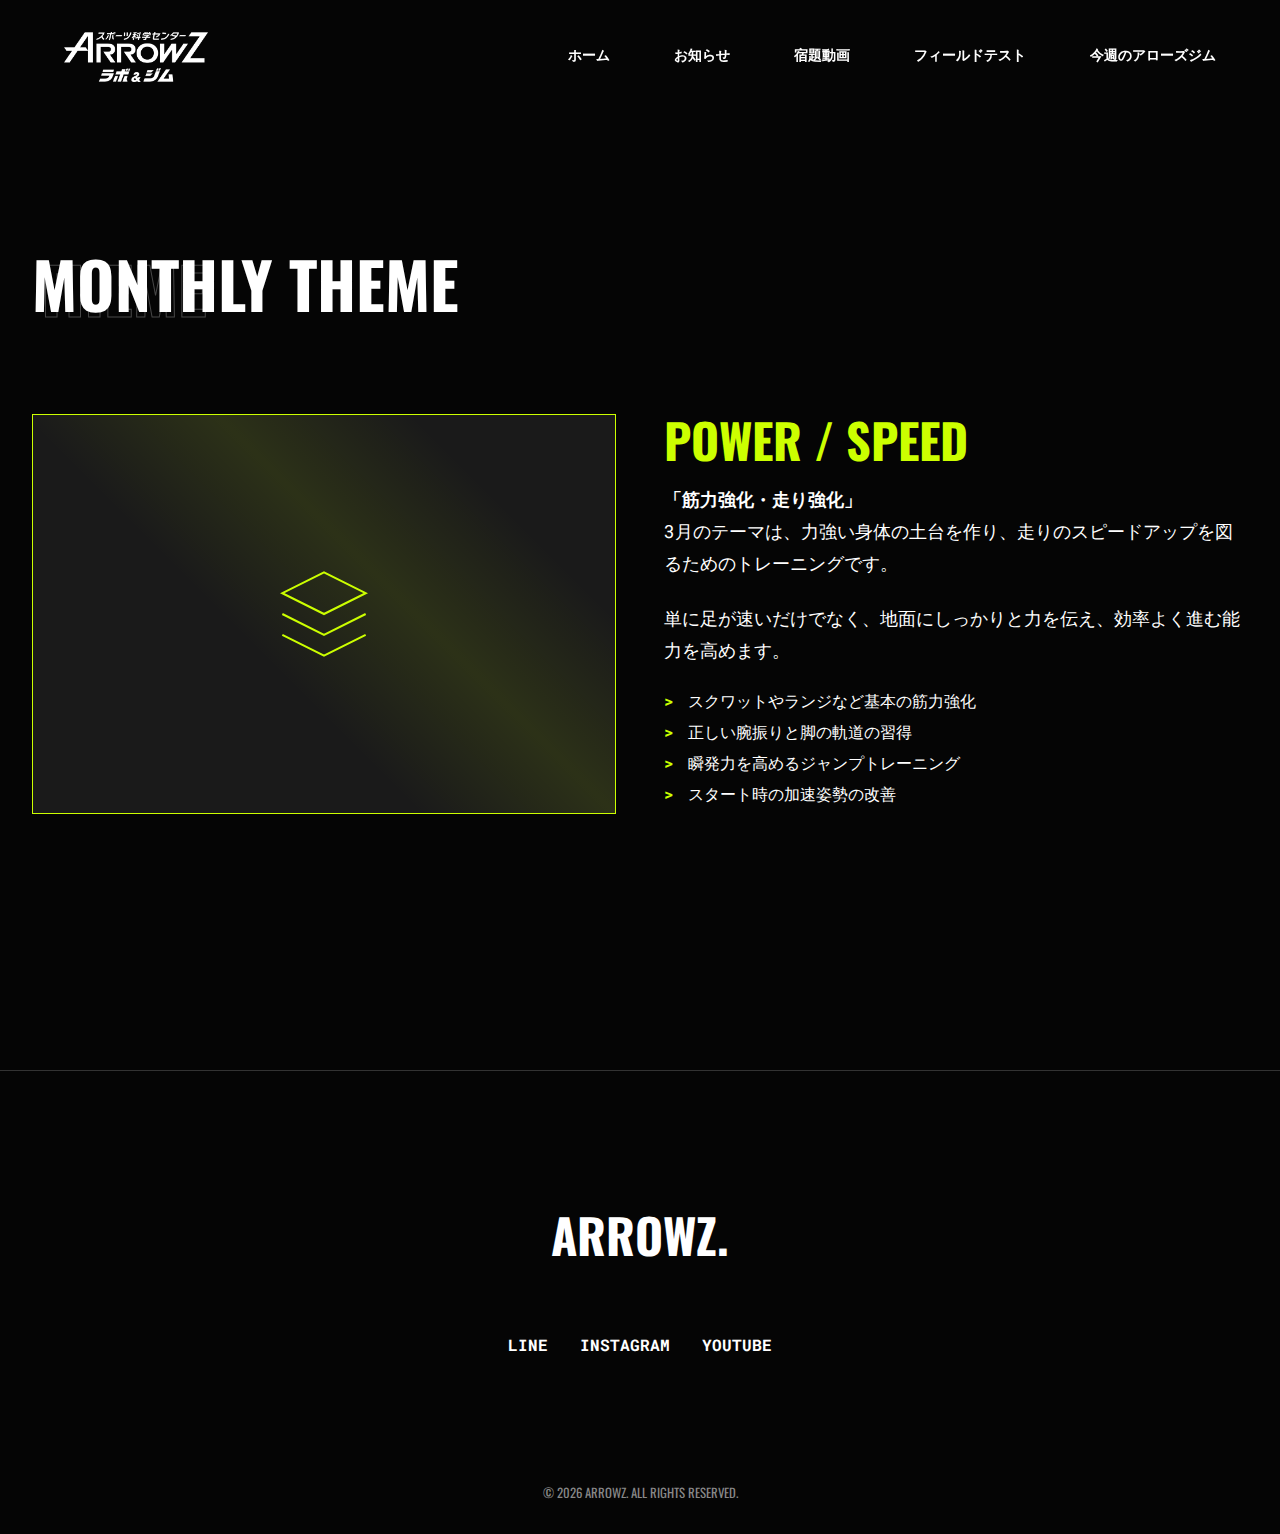
<file: theme.html>
<!DOCTYPE html>
<html lang="ja">

<head>
    <meta charset="UTF-8">
    <meta name="viewport" content="width=device-width, initial-scale=1.0">
    <title>MONTHLY THEME | ARROWZ栃木ポータルサイト</title>
    <link rel="preconnect" href="https://fonts.googleapis.com">
    <link rel="preconnect" href="https://fonts.gstatic.com" crossorigin>
    <link
        href="https://fonts.googleapis.com/css2?family=Oswald:wght@400;500;700&family=Roboto+Mono:wght@400;700&display=swap"
        rel="stylesheet">
    <link rel="stylesheet" href="css/style.css">
    <link rel="stylesheet" href="css/animations.css">
    <style>
        .theme-content {
            display: grid;
            grid-template-columns: 1fr 1fr;
            gap: 3rem;
            align-items: center;
            margin-top: 2rem;
        }

        .theme-image {
            width: 100%;
            height: 400px;
            background-color: #1a1a1a;
            border: 1px solid var(--accent-color);
            position: relative;
            display: flex;
            justify-content: center;
            align-items: center;
            overflow: hidden;
        }

        .theme-image::after {
            content: '';
            position: absolute;
            top: 0;
            left: 0;
            width: 100%;
            height: 100%;
            background: linear-gradient(45deg, transparent 40%, rgba(204, 255, 0, 0.1) 50%, transparent 60%);
            background-size: 200% 200%;
            animation: shine 3s infinite;
        }

        @keyframes shine {
            0% {
                background-position: 200% 50%;
            }

            100% {
                background-position: -200% 50%;
            }
        }

        .theme-text h3 {
            font-family: var(--font-primary);
            font-size: 3rem;
            color: var(--accent-color);
            margin-bottom: 1rem;
        }

        .theme-text p {
            font-family: var(--font-secondary);
            line-height: 1.8;
            color: var(--text-color);
            margin-bottom: 1.5rem;
            font-size: 1.1rem;
        }

        .point-list {
            list-style: none;
            padding: 0;
        }

        .point-list li {
            margin-bottom: 0.5rem;
            padding-left: 1.5rem;
            position: relative;
            font-family: var(--font-secondary);
        }

        .point-list li::before {
            content: '>';
            position: absolute;
            left: 0;
            color: var(--accent-color);
            font-weight: bold;
        }

        @media (max-width: 768px) {
            .theme-content {
                grid-template-columns: 1fr;
            }

            .theme-image {
                height: 300px;
            }
        }
    </style>
</head>

<body>

    <div class="cursor-dot" data-cursor-dot></div>
    <div class="cursor-outline" data-cursor-outline></div>

    <header class="header">
        <div class="logo">
            <a href="index.html">
                <img src="images/arrowz_logo13.png" alt="ARROWZ" class="logo-img">
            </a>
        </div>
        <nav class="nav">
            <ul class="nav-list">
                <li class="nav-item"><a href="index.html" class="nav-link" data-hover="ホーム">ホーム</a></li>
                <li class="nav-item"><a href="news.html" class="nav-link" data-hover="お知らせ">お知らせ</a></li>
                <li class="nav-item"><a href="homework.html" class="nav-link" data-hover="宿題動画">宿題動画</a></li>
                <li class="nav-item"><a href="results.html" class="nav-link" data-hover="フィールドテスト">フィールドテスト</a></li>
                <li class="nav-item"><a href="weekly.html" class="nav-link" data-hover="今週のアローズジム">今週のアローズジム</a></li>
            </ul>
        </nav>
        <div class="menu-toggle">
            <div class="bar"></div>
            <div class="bar"></div>
        </div>
    </header>

    <main>
        <section class="section">
            <div class="container">
                <h2 class="section-title" data-text="THEME">MONTHLY THEME</h2>
                <div class="theme-content">
                    <div class="theme-image">
                        <svg viewBox="0 0 24 24" width="100" height="100" stroke="currentColor" stroke-width="0.5"
                            fill="none" class="icon-svg" style="color: var(--accent-color);">
                            <path d="M12 2L2 7l10 5 10-5-10-5zM2 17l10 5 10-5M2 12l10 5 10-5"></path>
                        </svg>
                    </div>
                    <div class="theme-text">
                        <h3>POWER / SPEED</h3>
                        <p><strong>「筋力強化・走り強化」</strong><br>
                            3月のテーマは、力強い身体の土台を作り、走りのスピードアップを図るためのトレーニングです。</p>
                        <p>単に足が速いだけでなく、地面にしっかりと力を伝え、効率よく進む能力を高めます。</p>

                        <ul class="point-list">
                            <li>スクワットやランジなど基本の筋力強化</li>
                            <li>正しい腕振りと脚の軌道の習得</li>
                            <li>瞬発力を高めるジャンプトレーニング</li>
                            <li>スタート時の加速姿勢の改善</li>
                        </ul>
                    </div>
                </div>
            </div>
        </section>
    </main>

    <footer class="footer">
        <div class="container footer-content">
            <div class="footer-logo"><a
                    href="https://www.sports-science.co.jp/facility/tochigi/?utm_source=ig&utm_medium=social&utm_content=link_in_bio&fbclid=PAZXh0bgNhZW0CMTEAc3J0YwZhcHBfaWQMMjU2MjgxMDQwNTU4AAGnA0qM_hiKRR2bV2FCewG_8KCj-2P1WLxekZuYS_LkNXkv36WaadTpXSyxyW0_aem_r9qsksJPKb-rXfjTjhn6wQ"
                    target="_blank" style="text-decoration: none; color: inherit;">ARROWZ</a><span class="dot">.</span>
            </div>
            <div class="footer-links">
                <a href="https://line.me/R/ti/p/@322ctrff?ts=03251611&oat_content=url" target="_blank">LINE</a>
                <a href="https://www.instagram.com/arrowz_tochigi/" target="_blank">INSTAGRAM</a>
                <a href="https://www.youtube.com/@%E3%82%A2%E3%83%AD%E3%83%BC%E3%82%BA%E6%A0%83%E6%9C%A8"
                    target="_blank">YOUTUBE</a>
            </div>
            <div class="footer-bottom">
                <p>&copy; 2026 ARROWZ. ALL RIGHTS RESERVED.</p>
            </div>
        </div>
    </footer>

    <script src="js/main.js"></script>
</body>

</html>
</file>
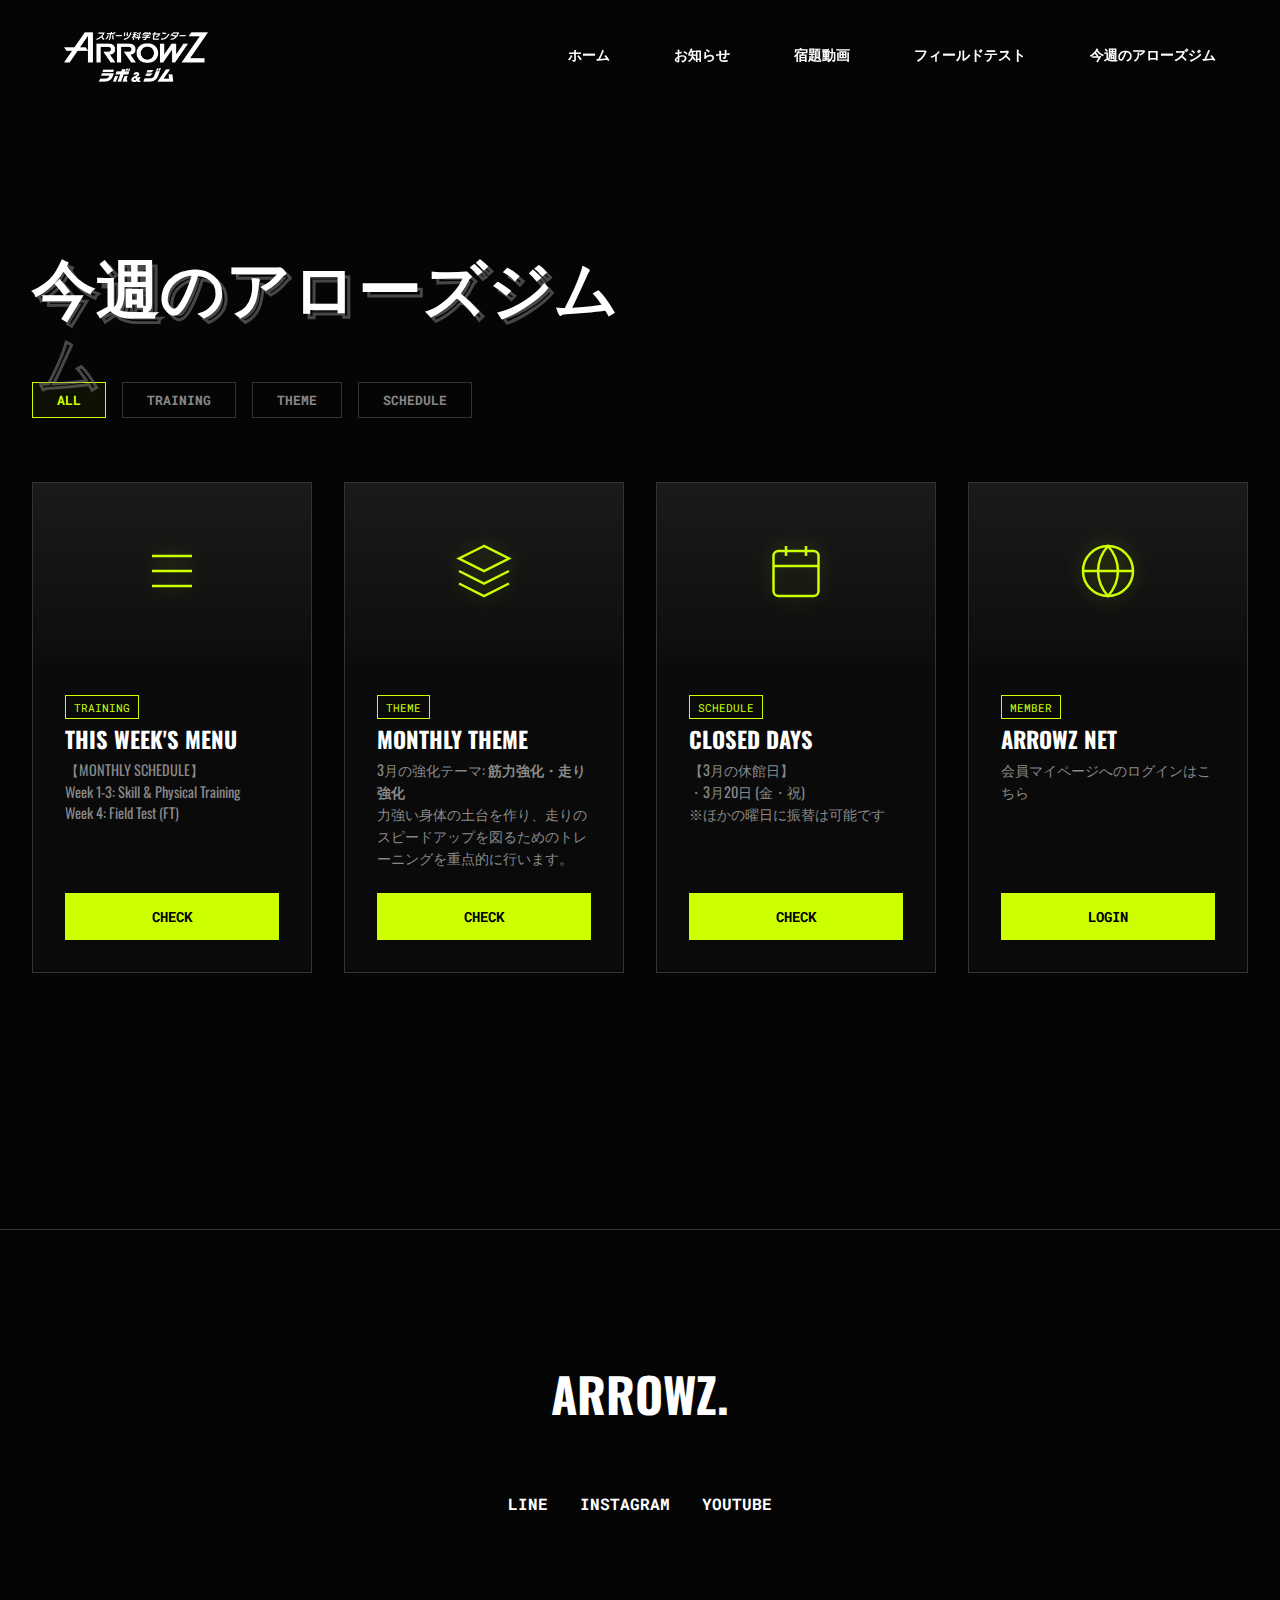
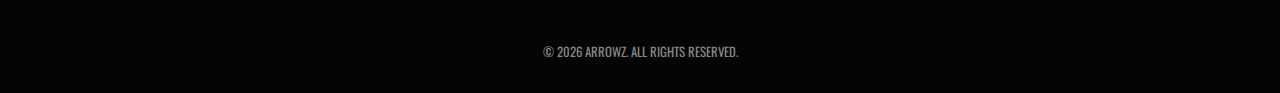
<file: weekly.html>
<!DOCTYPE html>
<html lang="ja">

<head>
    <meta charset="UTF-8">
    <meta name="viewport" content="width=device-width, initial-scale=1.0">
    <title>WEEKLY | ARROWZ栃木ポータルサイト</title>
    <link rel="preconnect" href="https://fonts.googleapis.com">
    <link rel="preconnect" href="https://fonts.gstatic.com" crossorigin>
    <link
        href="https://fonts.googleapis.com/css2?family=Oswald:wght@400;500;700&family=Roboto+Mono:wght@400;700&display=swap"
        rel="stylesheet">
    <link rel="stylesheet" href="css/style.css">
    <link rel="stylesheet" href="css/animations.css">
</head>

<body>

    <div class="cursor-dot" data-cursor-dot></div>
    <div class="cursor-outline" data-cursor-outline></div>

    <header class="header">
        <div class="logo">
            <a href="index.html">
                <img src="images/arrowz_logo13.png" alt="ARROWZ" class="logo-img">
            </a>
        </div>
        <nav class="nav">
            <ul class="nav-list">
                <li class="nav-item"><a href="index.html" class="nav-link" data-hover="ホーム">ホーム</a></li>
                <li class="nav-item"><a href="news.html" class="nav-link" data-hover="お知らせ">お知らせ</a></li>
                <li class="nav-item"><a href="homework.html" class="nav-link" data-hover="宿題動画">宿題動画</a></li>
                <li class="nav-item"><a href="results.html" class="nav-link" data-hover="フィールドテスト">フィールドテスト</a></li>
                <li class="nav-item"><a href="weekly.html" class="nav-link" data-hover="今週のアローズジム">今週のアローズジム</a></li>
            </ul>
        </nav>
        <div class="menu-toggle">
            <div class="bar"></div>
            <div class="bar"></div>
        </div>
    </header>

    <main>
        <section class="section">
            <div class="container">
                <h2 class="section-title" data-text="今週のアローズジム">今週のアローズジム</h2>

                <div class="filter-bar">
                    <button class="filter-btn active" data-filter="all">ALL</button>
                    <button class="filter-btn" data-filter="training">TRAINING</button>
                    <button class="filter-btn" data-filter="theme">THEME</button>
                    <button class="filter-btn" data-filter="schedule">SCHEDULE</button>
                </div>

                <div class="weekly-grid">
                    <!-- Dynamic rendering target -->
                    <div id="dynamic-cards-container" style="display: contents;"></div>

                    <!-- Card 4: Arrowz Net (Static) -->
                    <article class="weekly-news-card" data-category="member">
                        <div class="weekly-news-image">
                            <div class="weekly-icon-wrapper">
                                <svg viewBox="0 0 24 24" width="60" height="60" stroke="currentColor" stroke-width="1"
                                    fill="none" class="icon-svg">
                                    <circle cx="12" cy="12" r="10"></circle>
                                    <line x1="2" y1="12" x2="22" y2="12"></line>
                                    <path
                                        d="M12 2a15.3 15.3 0 0 1 4 10 15.3 15.3 0 0 1-4 10 15.3 15.3 0 0 1-4-10 15.3 15.3 0 0 1 4-10z">
                                    </path>
                                </svg>
                            </div>
                        </div>
                        <div class="weekly-news-content">
                            <span class="weekly-news-category">MEMBER</span>
                            <h3 class="weekly-news-title">ARROWZ NET</h3>
                            <p class="weekly-news-desc">会員マイページへのログインはこちら</p>
                            <a href="https://sports-science.jp/member/auth/login?ReturnUrl=%2Fmember%2F"
                                class="weekly-news-btn">LOGIN</a>
                        </div>
                    </article>
                </div>
            </div>
        </section>
    </main>

    <footer class="footer">
        <div class="container footer-content">
            <div class="footer-logo"><a
                    href="https://www.sports-science.co.jp/facility/tochigi/?utm_source=ig&utm_medium=social&utm_content=link_in_bio&fbclid=PAZXh0bgNhZW0CMTEAc3J0YwZhcHBfaWQMMjU2MjgxMDQwNTU4AAGnA0qM_hiKRR2bV2FCewG_8KCj-2P1WLxekZuYS_LkNXkv36WaadTpXSyxyW0_aem_r9qsksJPKb-rXfjTjhn6wQ"
                    target="_blank" style="text-decoration: none; color: inherit;">ARROWZ</a><span class="dot">.</span>
            </div>
            <div class="footer-links">
                <a href="https://line.me/R/ti/p/@322ctrff?ts=03251611&oat_content=url" target="_blank">LINE</a>
                <a href="https://www.instagram.com/arrowz_tochigi/" target="_blank">INSTAGRAM</a>
                <a href="https://www.youtube.com/@%E3%82%A2%E3%83%AD%E3%83%BC%E3%82%BA%E6%A0%83%E6%9C%A8"
                    target="_blank">YOUTUBE</a>
            </div>
            <div class="footer-bottom">
                <p>&copy; 2026 ARROWZ. ALL RIGHTS RESERVED.</p>
            </div>
        </div>
    </footer>

    <script src="js/main.js"></script>
    <script src="js/weekly_data.js"></script>
    <script>
        document.addEventListener('DOMContentLoaded', () => {
            const data = window.WEEKLY_DATA;
            const container = document.getElementById('dynamic-cards-container');

            if (data && container) {
                const cards = [
                    { id: 'menu', iconPath: 'M4 6h16M4 12h16M4 18h16', ...data.menu },
                    { id: 'theme', iconPath: 'M12 2L2 7l10 5 10-5-10-5zM2 17l10 5 10-5M2 12l10 5 10-5', ...data.theme },
                    { id: 'schedule', iconPath: 'M3 4h18v18H3z M16 2v4 M8 2v4 M3 10h18', ...data.schedule } // Simplified path for rect/line combo
                ];

                // Manual fix for Schedule Icon (it was rect+lines)
                const scheduleIconSVG = `
                                <svg viewBox="0 0 24 24" width="60" height="60" stroke="currentColor" stroke-width="1"
                                    fill="none" class="icon-svg">
                                    <rect x="3" y="4" width="18" height="18" rx="2" ry="2"></rect>
                                    <line x1="16" y1="2" x2="16" y2="6"></line>
                                    <line x1="8" y1="2" x2="8" y2="6"></line>
                                    <line x1="3" y1="10" x2="21" y2="10"></line>
                                </svg>`;

                // Common Icon logic
                const getIcon = (id, path) => {
                    if (id === 'schedule') return scheduleIconSVG;
                    return `<svg viewBox="0 0 24 24" width="60" height="60" stroke="currentColor" stroke-width="1"
                                    fill="none" class="icon-svg">
                                    <path d="${path}"></path>
                                </svg>`;
                };

                cards.forEach(card => {
                    const article = document.createElement('article');
                    article.className = 'weekly-news-card';
                    article.setAttribute('data-category', card.id === 'menu' ? 'training' : card.id);
                    article.setAttribute('id', card.id);

                    article.innerHTML = `
                        <div class="weekly-news-image">
                            <div class="weekly-icon-wrapper">
                                ${getIcon(card.id, card.iconPath)}
                            </div>
                        </div>
                        <div class="weekly-news-content">
                            <span class="weekly-news-category">${card.category}</span>
                            <h3 class="weekly-news-title">${card.title}</h3>
                            <p class="weekly-news-desc">${card.desc}</p>
                            <a href="${card.link}" class="weekly-news-btn">${card.btnText}</a>
                        </div>
                    `;
                    container.appendChild(article);
                });
            }
        });

        // Simple filtering
        const filterBtns = document.querySelectorAll('.filter-btn');
        // Need to wait for dynamic content? No, DOMContentLoaded fires after script execution usually, 
        // but let's delegate or re-query.
        // Re-querying since script runs after DOMContentLoaded listener above
        setTimeout(() => {
            const cards = document.querySelectorAll('.weekly-news-card');
            filterBtns.forEach(btn => {
                btn.addEventListener('click', () => {
                    filterBtns.forEach(b => b.classList.remove('active'));
                    btn.classList.add('active');
                    const filter = btn.getAttribute('data-filter');
                    cards.forEach(card => {
                        const category = card.getAttribute('data-category');
                        if (filter === 'all' || category === filter) {
                            card.style.display = 'flex';
                        } else {
                            card.style.display = 'none';
                        }
                    });
                });
            });
        }, 100);
    </script>
</body>

</html>
</file>
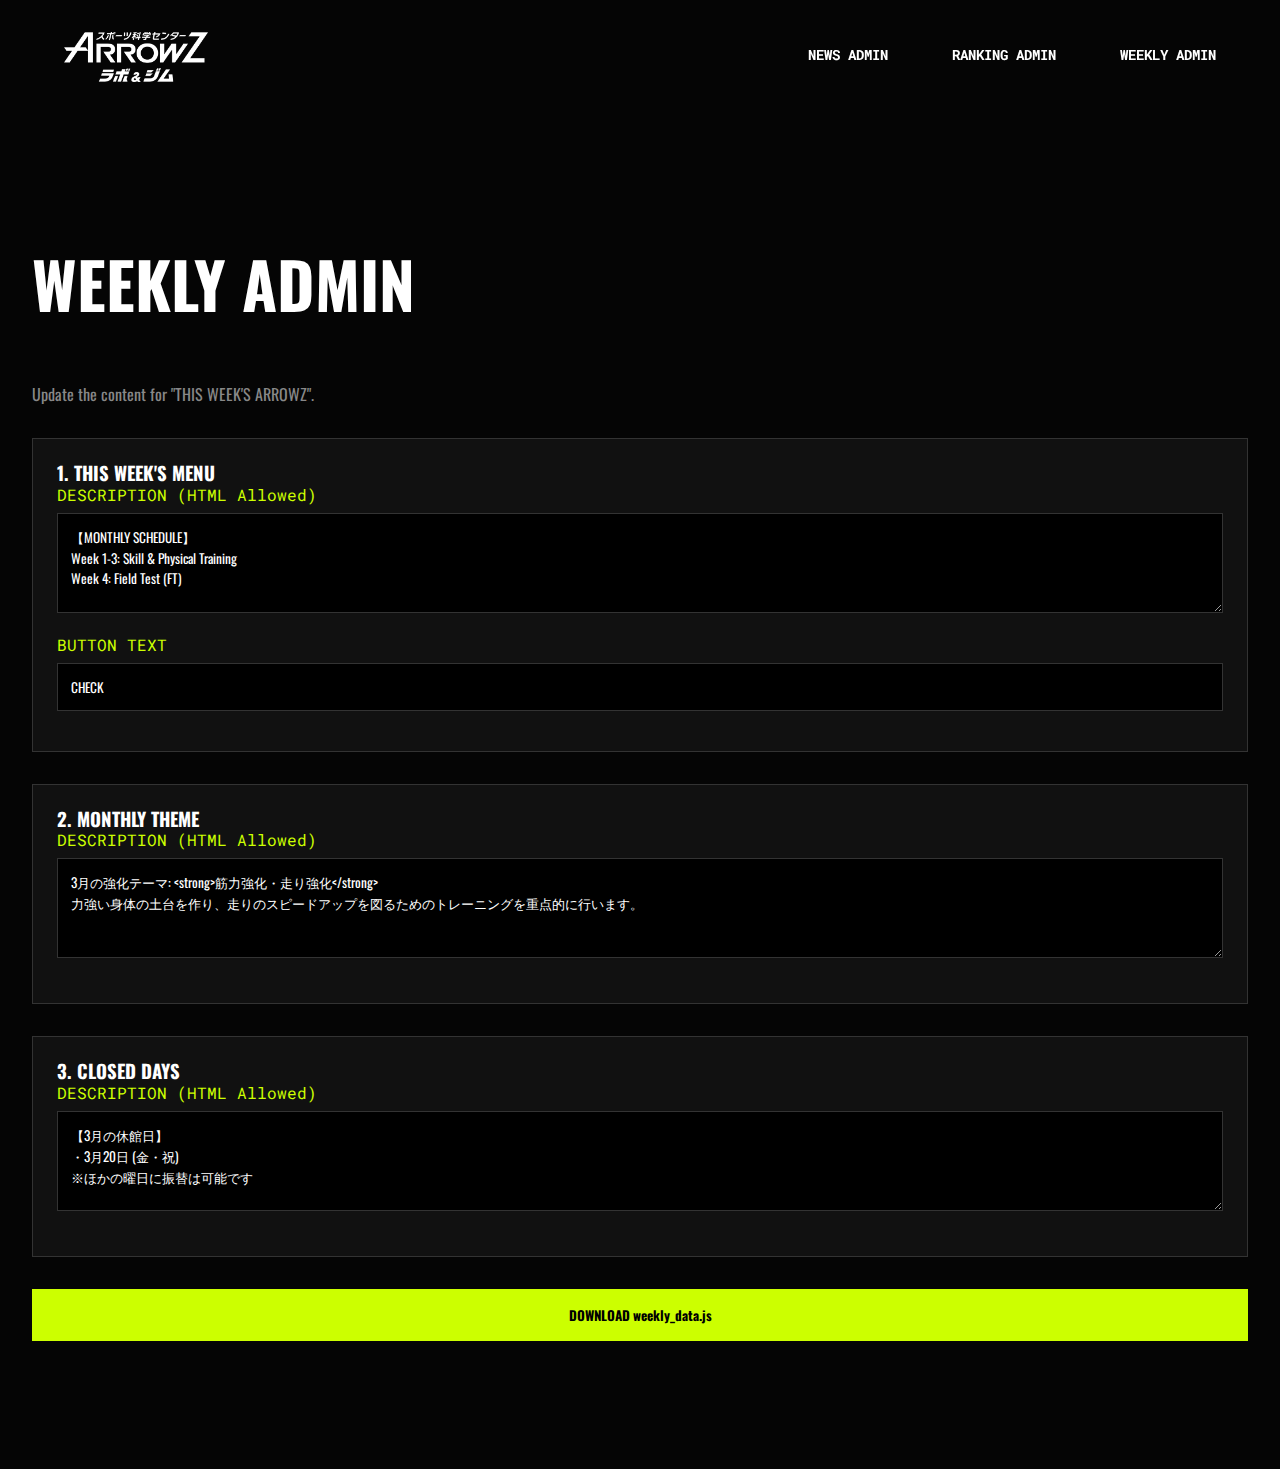
<file: weekly_admin.html>
<!DOCTYPE html>
<html lang="ja">

<head>
    <meta charset="UTF-8">
    <meta name="viewport" content="width=device-width, initial-scale=1.0">
    <title>WEEKLY ADMIN | ARROWZ栃木ポータルサイト</title>
    <link rel="preconnect" href="https://fonts.googleapis.com">
    <link rel="preconnect" href="https://fonts.gstatic.com" crossorigin>
    <link
        href="https://fonts.googleapis.com/css2?family=Oswald:wght@400;500;700&family=Roboto+Mono:wght@400;700&display=swap"
        rel="stylesheet">
    <link rel="stylesheet" href="css/style.css">
    <style>
        /* Admin specific styles */
        body {
            cursor: auto !important;
        }

        .admin-section {
            padding: var(--spacing-xl) 0;
        }

        .card-editor {
            background: #111;
            border: 1px solid var(--border-color);
            padding: 1.5rem;
            margin-bottom: 2rem;
        }

        .form-label {
            display: block;
            color: var(--accent-color);
            margin-bottom: 0.5rem;
            font-family: var(--font-secondary);
        }

        .form-input,
        .form-textarea {
            width: 100%;
            padding: 0.8rem;
            background: #000;
            border: 1px solid #333;
            color: #fff;
            margin-bottom: 1rem;
        }

        .form-textarea {
            min-height: 100px;
        }

        .btn-action {
            width: 100%;
            padding: 1rem;
            font-weight: bold;
            cursor: pointer;
            border: none;
            background: var(--accent-color);
            color: #000;
        }
    </style>
</head>

<body>
    <header class="header">
        <div class="logo">
            <a href="index.html">
                <img src="images/arrowz_logo13.png" alt="ARROWZ" class="logo-img">
            </a>
        </div>
        <nav class="nav">
            <ul class="nav-list">
                <li class="nav-item"><a href="news_admin.html" class="nav-link">NEWS ADMIN</a></li>
                <li class="nav-item"><a href="ranking_admin.html" class="nav-link">RANKING ADMIN</a></li>
                <li class="nav-item"><a href="weekly_admin.html" class="nav-link">WEEKLY ADMIN</a></li>
            </ul>
        </nav>
    </header>

    <main>
        <section class="admin-section">
            <div class="container">
                <h2 class="section-title">WEEKLY ADMIN</h2>
                <p style="margin-bottom: 2rem; color: #888;">Update the content for "THIS WEEK'S ARROWZ".</p>

                <!-- MENU EDITOR -->
                <div class="card-editor">
                    <h3>1. THIS WEEK'S MENU</h3>
                    <label class="form-label">DESCRIPTION (HTML Allowed)</label>
                    <textarea id="menu-desc" class="form-textarea"></textarea>

                    <label class="form-label">BUTTON TEXT</label>
                    <input type="text" id="menu-btn" class="form-input">
                </div>

                <!-- THEME EDITOR -->
                <div class="card-editor">
                    <h3>2. MONTHLY THEME</h3>
                    <label class="form-label">DESCRIPTION (HTML Allowed)</label>
                    <textarea id="theme-desc" class="form-textarea"></textarea>
                </div>

                <!-- SCHEDULE EDITOR -->
                <div class="card-editor">
                    <h3>3. CLOSED DAYS</h3>
                    <label class="form-label">DESCRIPTION (HTML Allowed)</label>
                    <textarea id="schedule-desc" class="form-textarea"></textarea>
                </div>

                <button id="btn-download" class="btn-action">
                    DOWNLOAD weekly_data.js
                </button>
            </div>
        </section>
    </main>

    <script src="js/weekly_data.js"></script>
    <script>
        document.addEventListener('DOMContentLoaded', () => {
            // Load existing data
            if (window.WEEKLY_DATA) {
                document.getElementById('menu-desc').value = window.WEEKLY_DATA.menu.desc.replace(/<br>/g, '\n');
                document.getElementById('menu-btn').value = window.WEEKLY_DATA.menu.btnText;

                document.getElementById('theme-desc').value = window.WEEKLY_DATA.theme.desc.replace(/<br>/g, '\n');

                document.getElementById('schedule-desc').value = window.WEEKLY_DATA.schedule.desc.replace(/<br>/g, '\n');
            }

            document.getElementById('btn-download').addEventListener('click', () => {
                // Update data object
                const newData = { ...window.WEEKLY_DATA };

                newData.menu.desc = document.getElementById('menu-desc').value.replace(/\n/g, '<br>');
                newData.menu.btnText = document.getElementById('menu-btn').value;

                newData.theme.desc = document.getElementById('theme-desc').value.replace(/\n/g, '<br>');

                newData.schedule.desc = document.getElementById('schedule-desc').value.replace(/\n/g, '<br>');

                // Generate JS
                const content = `window.WEEKLY_DATA = ${JSON.stringify(newData, null, 4)};\n`;

                // Download
                const blob = new Blob([content], { type: 'text/javascript' });
                const url = URL.createObjectURL(blob);
                const a = document.createElement('a');
                a.href = url;
                a.download = 'weekly_data.js';
                document.body.appendChild(a);
                a.click();
                document.body.removeChild(a);
                URL.revokeObjectURL(url);

                alert('File downloaded! Please overwrite js/weekly_data.js to apply changes.');
            });
        });
    </script>
</body>

</html>
</file>
<file: css/style.css>
:root {
    --bg-color: #050505;
    --text-color: #ffffff;
    --text-muted: #888888;
    --accent-color: #ccff00;
    /* Neon Green similar to ZETA */
    --accent-hover: #b3e600;
    --border-color: #333333;
    --font-primary: 'Oswald', sans-serif;
    --font-secondary: 'Roboto Mono', monospace;
    --spacing-sm: 1rem;
    --spacing-md: 2rem;
    --spacing-lg: 4rem;
    --spacing-xl: 8rem;
}

* {
    margin: 0;
    font-family: 'Oswald', 'Noto Sans JP', sans-serif;
    box-sizing: border-box;
}

body {
    background-color: var(--bg-color);
    color: var(--text-color);
    font-family: var(--font-primary);
    overflow-x: hidden;
    /* cursor: none; Removed for default cursor */
}

/* Loader */
.loader {
    position: fixed;
    top: 0;
    left: 0;
    width: 100%;
    height: 100%;
    background-color: var(--bg-color);
    z-index: 10000;
    display: flex;
    flex-direction: column;
    justify-content: center;
    align-items: center;
    transition: opacity 0.5s ease-out, visibility 0.5s;
}

.loader.fade-out {
    opacity: 0;
    visibility: hidden;
}

.loader-text {
    font-size: 3rem;
    font-weight: 700;
    letter-spacing: 0.2em;
    margin-bottom: 2rem;
    animation: pulse 1s infinite alternate;
}

.loader-bar {
    width: 0%;
    height: 2px;
    background-color: var(--accent-color);
    animation: load 2s cubic-bezier(0.19, 1, 0.22, 1) forwards;
}

@keyframes load {
    0% {
        width: 0%;
    }

    50% {
        width: 50%;
    }

    100% {
        width: 200px;
    }
}

@keyframes pulse {
    from {
        opacity: 0.5;
    }

    to {
        opacity: 1;
    }
}

/* Custom Cursor - Removed */
/* 
.cursor-dot,
.cursor-outline {
    display: none;
} 
*/

/* Typography */
h1,
h2,
h3,
h4,
h5,
h6 {
    text-transform: uppercase;
    line-height: 1.1;
}

a {
    text-decoration: none;
    color: inherit;
    cursor: pointer;
}

ul {
    list-style: none;
}

/* Container */
.container {
    max-width: 1400px;
    margin: 0 auto;
    padding: 0 var(--spacing-md);
}

/* Header */
.header {
    position: fixed;
    top: 0;
    left: 0;
    width: 100%;
    padding: var(--spacing-md) var(--spacing-lg);
    display: flex;
    justify-content: space-between;
    align-items: center;
    z-index: 100;
    /* mix-blend-mode: difference; - removed for logo image visibility */
    background-color: rgba(5, 5, 5, 0.8);
    /* Add semi-transparent bg for readability */
    backdrop-filter: blur(10px);
}

.logo {
    display: flex;
    align-items: center;
    height: 50px;
    /* Increased from 35px */
}

.logo a {
    display: flex;
    align-items: center;
    height: 100%;
}

.logo-img {
    height: 100%;
    width: auto;
    object-fit: contain;
    /* Invert colors if the logo is black text on transparent, to make it white for dark theme */
    /* filter: brightness(0) invert(1); */
}

/* Ensure content is not hidden behind fixed header */
main {
    padding-top: 120px;
}

/* Hero section should handle its own layout (full screen) */
.hero {
    margin-top: -120px;
    /* Counteract main padding */
    padding-top: 0;
}

.nav-list {
    display: flex;
    gap: var(--spacing-lg);
}

.nav-link {
    font-family: var(--font-secondary);
    font-size: 0.9rem;
    font-weight: 700;
    position: relative;
    overflow: hidden;
    display: inline-block;
}

.nav-link::before {
    content: attr(data-hover);
    position: absolute;
    top: 100%;
    left: 0;
    width: 100%;
    height: 100%;
    color: var(--accent-color);
    transition: top 0.3s cubic-bezier(0.19, 1, 0.22, 1);
}

.nav-link:hover::before {
    top: 0;
}

/* Hero Section */
.hero {
    height: 100vh;
    width: 100%;
    display: flex;
    justify-content: center;
    align-items: center;
    position: relative;
    overflow: hidden;
}

.hero-bg {
    position: absolute;
    top: 0;
    left: 0;
    width: 100%;
    height: 100%;
    z-index: -1;
    overflow: hidden;
    background-color: #000;
}

.hero-slide {
    position: absolute;
    top: 0;
    left: 0;
    width: 100%;
    height: 100%;
    background-size: cover;
    background-position: center;
    opacity: 0;
    transition: opacity 2s ease-in-out;
    z-index: 1;
}

.hero-slide.active {
    opacity: 0.6;
    /* Slight transparency to blend with black bg */
    animation: flowRightToLeft 10s linear infinite alternate;
    z-index: 2;
}

@keyframes flowRightToLeft {
    0% {
        transform: scale(1.1) translateX(2%);
    }

    100% {
        transform: scale(1.1) translateX(-2%);
    }
}

.hero-overlay {
    position: absolute;
    top: 0;
    left: 0;
    width: 100%;
    height: 100%;
    background-image:
        linear-gradient(rgba(255, 255, 255, 0.03) 1px, transparent 1px),
        linear-gradient(90deg, rgba(255, 255, 255, 0.03) 1px, transparent 1px);
    background-size: 50px 50px;
    background-color: rgba(0, 0, 0, 0.4);
    /* Dark overlay for text readability */
    z-index: 3;
}

/* Optional grid overlay */
/* Grid overlay moved to .hero-overlay */

.hero-content {
    text-align: center;
    z-index: 1;
}

.hero-title {
    font-size: 8rem;
    font-weight: 700;
    display: flex;
    flex-direction: column;
    letter-spacing: -0.02em;
}

.hero-title .line {
    display: block;
}

.hero-title .line-2 {
    color: transparent;
    -webkit-text-stroke: 2px var(--text-color);
    position: relative;
}

.glitch {
    color: var(--text-color);
    position: relative;
    -webkit-text-stroke: 0;
}

.glitch::before,
.glitch::after {
    content: attr(data-text);
    position: absolute;
    top: 0;
    left: 0;
    width: 100%;
    height: 100%;
    background: var(--bg-color);
}

.glitch::before {
    left: 2px;
    text-shadow: -1px 0 #ff00c1;
    clip: rect(44px, 450px, 56px, 0);
    animation: glitch-anim 5s infinite linear alternate-reverse;
}

.glitch::after {
    left: -2px;
    text-shadow: -1px 0 #00fff9;
    clip: rect(44px, 450px, 56px, 0);
    animation: glitch-anim2 5s infinite linear alternate-reverse;
}

@keyframes glitch-anim {
    0% {
        clip: rect(32px, 9999px, 12px, 0);
    }

    5% {
        clip: rect(65px, 9999px, 88px, 0);
    }

    10% {
        clip: rect(12px, 9999px, 98px, 0);
    }

    15% {
        clip: rect(87px, 9999px, 2px, 0);
    }

    20% {
        clip: rect(4px, 9999px, 11px, 0);
    }

    100% {
        clip: rect(54px, 9999px, 22px, 0);
    }
}

@keyframes glitch-anim2 {
    0% {
        clip: rect(65px, 9999px, 100px, 0);
    }

    5% {
        clip: rect(2px, 9999px, 49px, 0);
    }

    10% {
        clip: rect(12px, 9999px, 32px, 0);
    }

    15% {
        clip: rect(89px, 9999px, 21px, 0);
    }

    20% {
        clip: rect(34px, 9999px, 1px, 0);
    }

    100% {
        clip: rect(2px, 9999px, 86px, 0);
    }
}

.hero-subtitle {
    font-family: var(--font-secondary);
    font-size: 1.2rem;
    margin-top: var(--spacing-md);
    letter-spacing: 0.2em;
    color: var(--accent-color);
}

.scroll-indicator {
    position: absolute;
    bottom: var(--spacing-lg);
    left: 50%;
    transform: translateX(-50%);
    display: flex;
    flex-direction: column;
    align-items: center;
    gap: 1rem;
    font-family: var(--font-secondary);
    font-size: 0.8rem;
    opacity: 0.7;
}

.scroll-indicator .line {
    width: 1px;
    height: 60px;
    background-color: var(--text-color);
    position: relative;
    overflow: hidden;
}

.scroll-indicator .line::after {
    content: '';
    position: absolute;
    top: 0;
    left: 0;
    width: 100%;
    height: 100%;
    background-color: var(--accent-color);
    animation: scroll-anim 2s cubic-bezier(0.77, 0, 0.175, 1) infinite;
}

@keyframes scroll-anim {
    0% {
        transform: translateY(-100%);
    }

    100% {
        transform: translateY(100%);
    }
}

/* Marquee Section */
.marquee-section {
    padding: var(--spacing-lg) 0;
    background-color: var(--accent-color);
    color: #000;
    overflow: hidden;
    transform: rotate(-2deg) scale(1.05);
    /* Slight tilt for dynamic effect */
}

.marquee-content {
    display: flex;
    white-space: nowrap;
    animation: marquee 20s linear infinite;
    font-size: 4rem;
    font-weight: 700;
    font-family: var(--font-primary);
}

.marquee-content span {
    padding-right: 2rem;
}

@keyframes marquee {
    0% {
        transform: translateX(0);
    }

    100% {
        transform: translateX(-50%);
    }
}

/* Section Common */
.section {
    padding: var(--spacing-xl) 0;
}

.section-title {
    font-size: 4rem;
    margin-bottom: var(--spacing-lg);
    position: relative;
    display: inline-block;
}

.section-title::after {
    content: attr(data-text);
    position: absolute;
    top: 5px;
    left: 5px;
    color: transparent;
    -webkit-text-stroke: 1px var(--text-muted);
    z-index: -1;
    opacity: 0.5;
}

/* About Section */
.about-content {
    display: grid;
    grid-template-columns: 1fr 1fr;
    gap: var(--spacing-lg);
    align-items: center;
}

.about-text h3 {
    font-size: 3rem;
    margin-bottom: var(--spacing-md);
    line-height: 1.2;
}

.about-text p {
    font-family: var(--font-secondary);
    line-height: 1.6;
    color: var(--text-muted);
    margin-bottom: var(--spacing-lg);
}

.btn-primary {
    display: inline-flex;
    align-items: center;
    gap: 1rem;
    padding: 1rem 2rem;
    border: 1px solid var(--text-color);
    font-family: var(--font-secondary);
    font-weight: 700;
    transition: all 0.3s;
}

.btn-primary:hover {
    background-color: var(--text-color);
    color: var(--bg-color);
}

.image-placeholder {
    width: 100%;
    height: 400px;
    background-color: #222;
    background-image: repeating-linear-gradient(45deg, #222 0, #222 10px, #2a2a2a 10px, #2a2a2a 20px);
}

/* News Section */
.news-grid {
    display: grid;
    grid-template-columns: repeat(3, 1fr);
    gap: var(--spacing-md);
}

.news-card {
    border: 1px solid var(--border-color);
    background-color: #0a0a0a;
    transition: transform 0.3s, border-color 0.3s;
}

.news-card:hover {
    border-color: var(--accent-color);
    transform: translateY(-10px);
}

.news-image {
    height: 250px;
    width: 100%;
    background-color: #1a1a1a;
    background-size: cover;
    background-position: center;
    position: relative;
    overflow: hidden;
}

/* Placeholders for images */
.news-1 {
    background-image: url('../images/連続ジャンプ写真.jpg');
    background-size: cover;
    background-position: center;
}

.news-2 {
    background-color: #444;
}

.news-3 {
    background-color: #555;
}

.news-card:hover .news-image::after {
    content: '';
    position: absolute;
    top: 0;
    left: 0;
    width: 100%;
    height: 100%;
    background-color: rgba(204, 255, 0, 0.1);
}

.news-content {
    padding: var(--spacing-md);
}

.news-date {
    font-family: var(--font-secondary);
    font-size: 0.8rem;
    color: var(--text-muted);
    display: block;
    margin-bottom: 0.5rem;
}

.news-category {
    font-family: var(--font-secondary);
    font-size: 0.7rem;
    color: var(--accent-color);
    border: 1px solid var(--accent-color);
    padding: 0.2rem 0.5rem;
    display: inline-block;
    margin-bottom: 0.5rem;
}

.news-title {
    font-size: 1.5rem;
    font-weight: 500;
}

/* Team Section */
.team-grid {
    display: grid;
    grid-template-columns: repeat(4, 1fr);
    gap: var(--spacing-md);
}

.team-member {
    position: relative;
    /* Helper for hover states if needed, though clean CSS handles it */
}

.member-image-container {
    height: 400px;
    background-color: #111;
    position: relative;
    overflow: hidden;
    border: 1px solid var(--border-color);
    transition: border-color 0.3s;
}

.team-member:hover .member-image-container {
    border-color: var(--accent-color);
}

.member-image {
    width: 100%;
    height: 100%;
    background: linear-gradient(to top, #000, transparent);
    /* Placeholder - usually an image would be here */
    background-image: repeating-linear-gradient(0deg, transparent 0, transparent 2px, #111 2px, #111 4px);
    transition: transform 0.5s;
}

.team-member:hover .member-image {
    transform: scale(1.05);
}

.member-overlay {
    position: absolute;
    bottom: 0;
    left: 0;
    width: 100%;
    padding: var(--spacing-sm);
    background: linear-gradient(to top, #000 0%, transparent 100%);
    opacity: 0;
    transition: opacity 0.3s;
}

.team-member:hover .member-overlay {
    opacity: 1;
}

.member-role {
    font-family: var(--font-secondary);
    font-size: 0.8rem;
    color: var(--accent-color);
    letter-spacing: 0.1em;
}

.member-info {
    margin-top: var(--spacing-sm);
    display: flex;
    justify-content: space-between;
    align-items: center;
}

.member-name {
    font-size: 1.5rem;
    font-weight: 700;
}

.member-name .highlight {
    color: var(--accent-color);
}



/* .logo .dot removed as we are using image */

.member-socials a {
    font-family: var(--font-secondary);
    font-size: 0.8rem;
    margin-left: 0.5rem;
    color: var(--text-muted);
    transition: color 0.3s;
}

.member-socials a:hover {
    color: var(--text-color);
}


/* Footer */
.footer {
    padding: var(--spacing-xl) 0 var(--spacing-md);
    border-top: 1px solid var(--border-color);
    margin-top: var(--spacing-xl);
}

.footer-content {
    display: flex;
    flex-direction: column;
    align-items: center;
    gap: var(--spacing-lg);
}

.footer-logo {
    font-size: 3rem;
    font-weight: 700;
}

.footer-links {
    display: flex;
    gap: var(--spacing-md);
}

.footer-links a {
    font-family: var(--font-secondary);
    font-weight: 700;
    transition: color 0.3s;
}

.footer-links a:hover {
    color: var(--accent-color);
}

.footer-bottom {
    font-family: var(--font-secondary);
    font-size: 0.8rem;
    color: var(--text-muted);
    margin-top: var(--spacing-lg);
}

/* Responsive */
@media (max-width: 768px) {
    .nav-list {
        display: none;
        /* Hide nav links on mobile for now - toggle needed */
    }

    .hero-title {
        font-size: 4rem;
    }

    .about-content {
        grid-template-columns: 1fr;
    }

    .news-grid {
        grid-template-columns: 1fr;
    }

    .team-grid {
        grid-template-columns: repeat(2, 1fr);
    }

    .container {
        padding: 0 var(--spacing-sm);
    }
}

@media (max-width: 480px) {
    .team-grid {
        grid-template-columns: 1fr;
    }
}

/* Homework Video Page Style */
.filter-bar {
    display: flex;
    gap: 1rem;
    margin-bottom: var(--spacing-lg);
    flex-wrap: wrap;
}

.filter-btn {
    background: transparent;
    border: 1px solid var(--border-color);
    color: var(--text-muted);
    padding: 0.5rem 1.5rem;
    font-family: var(--font-secondary);
    font-weight: 700;
    cursor: pointer;
    transition: all 0.3s;
}

.filter-btn:hover,
.filter-btn.active {
    border-color: var(--accent-color);
    color: var(--accent-color);
    background-color: rgba(204, 255, 0, 0.05);
}

.video-grid {
    display: grid;
    grid-template-columns: repeat(3, 1fr);
    gap: var(--spacing-md);
}

.video-card {
    background-color: #0a0a0a;
    border: 1px solid var(--border-color);
    transition: transform 0.3s, border-color 0.3s;
    cursor: pointer;
}

.video-card:hover {
    transform: translateY(-5px);
    border-color: var(--accent-color);
}

.video-thumbnail {
    height: 200px;
    background-color: #1a1a1a;
    position: relative;
    display: flex;
    justify-content: center;
    align-items: center;
    /* Placeholder pattern */
    background-image: radial-gradient(#333 1px, transparent 1px);
    background-size: 20px 20px;
}

.video-thumbnail::before {
    content: '';
    position: absolute;
    top: 0;
    left: 0;
    width: 100%;
    height: 100%;
    background: rgba(0, 0, 0, 0.3);
    transition: background 0.3s;
}

.video-card:hover .video-thumbnail::before {
    background: rgba(0, 0, 0, 0.1);
}

.play-icon {
    font-size: 2rem;
    color: var(--text-color);
    z-index: 2;
    width: 50px;
    height: 50px;
    border: 2px solid var(--text-color);
    border-radius: 50%;
    display: flex;
    justify-content: center;
    align-items: center;
    padding-left: 4px;
    /* Optical adjustment */
    transition: all 0.3s;
}

/* Video Grid */
.video-grid {
    display: grid;
    grid-template-columns: repeat(auto-fill, minmax(280px, 1fr));
    gap: var(--spacing-md);
    margin-top: var(--spacing-lg);
}

.video-card {
    background-color: #0a0a0a;
    border: 1px solid var(--border-color);
    transition: transform 0.3s, border-color 0.3s;
    cursor: pointer;
    overflow: hidden;
}

.video-card:hover {
    border-color: var(--accent-color);
    transform: translateY(-5px);
}

.video-thumbnail {
    width: 100%;
    aspect-ratio: 16 / 9;
    background-color: #000;
    position: relative;
    display: flex;
    justify-content: center;
    align-items: center;
}

.play-icon {
    width: 50px;
    height: 50px;
    background-color: rgba(0, 0, 0, 0.7);
    border: 2px solid #fff;
    border-radius: 50%;
    display: flex;
    justify-content: center;
    align-items: center;
    color: #fff;
    font-size: 1.2rem;
    transition: all 0.3s;
}

.video-card:hover .play-icon {
    background-color: var(--accent-color);
    border-color: var(--accent-color);
    color: #000;
    transform: scale(1.1);
}

.video-duration {
    position: absolute;
    bottom: 10px;
    right: 10px;
    background-color: rgba(0, 0, 0, 0.8);
    padding: 2px 6px;
    font-family: var(--font-secondary);
    font-size: 0.7rem;
    border-radius: 2px;
}

.video-info {
    padding: var(--spacing-md);
}

.video-category {
    font-family: var(--font-secondary);
    font-size: 0.7rem;
    color: var(--accent-color);
    display: block;
    margin-bottom: 0.5rem;
}

.video-title {
    font-size: 1.2rem;
    margin-bottom: 0.5rem;
    line-height: 1.3;
}

.video-desc {
    font-family: var(--font-secondary);
    font-size: 0.8rem;
    color: var(--text-muted);
    line-height: 1.5;
}

@media (max-width: 900px) {
    .video-grid {
        grid-template-columns: repeat(2, 1fr);
    }
}

/* Ranking Table Colors */
.ranking-table {
    width: 100%;
    border-collapse: collapse;
    letter-spacing: 0.2em;
    /* Widen letter spacing */
}

.ranking-table th,
.ranking-table td {
    padding: 1rem;
    text-align: center;
    border-bottom: 1px solid var(--border-color);
}

.ranking-table th {
    font-size: 0.9rem;
    color: var(--text-muted);
    font-weight: 400;
}

.ranking-table td {
    font-size: 1.2rem;
    font-weight: 700;
}

.ranking-table .rank-1 .rank-num {
    color: #ffd700;
}

.ranking-table .rank-2 .rank-num {
    color: #c0c0c0;
}

.ranking-table .rank-3 .rank-num {
    color: #cd7f32;
}

/* Home Page Mini Results */
.result-summary-row {
    display: grid;
    grid-template-columns: 1fr 1fr;
    gap: var(--spacing-md);
    align-items: center;
}

.result-mini-card {
    background: #0a0a0a;
    border: 1px solid var(--border-color);
    padding: 1.5rem;
    display: flex;
    flex-direction: column;
    justify-content: center;
    align-items: center;
    height: 100%;
}

.mini-header {
    display: flex;
    gap: 0.5rem;
    margin-bottom: 0.5rem;
    font-family: var(--font-secondary);
    font-size: 0.8rem;
    color: var(--text-muted);
}

.mini-score .value {
    font-family: var(--font-primary);
    font-size: 3rem;
    font-weight: 700;
    line-height: 1;
}

.mini-score .unit {
    font-size: 0.8rem;
    color: var(--text-muted);
}

.result-mini-ranking {
    display: flex;
    flex-direction: column;
    gap: 0.5rem;
}

.mini-rank-item {
    background: #0a0a0a;
    border: 1px solid var(--border-color);
    padding: 0.8rem 1rem;
    display: flex;
    justify-content: space-between;
    align-items: center;
    font-family: var(--font-secondary);
}

.mini-rank-item .rank {
    font-weight: 700;
    color: var(--accent-color);
    width: 30px;
}

.mini-rank-item .name {
    flex-grow: 1;
    font-family: var(--font-primary);
}

.mini-rank-item .score {
    font-weight: 700;
}

@media (max-width: 768px) {
    .result-summary-row {
        grid-template-columns: 1fr;
    }
}

/* Weekly Grid Styles */
.weekly-grid {
    display: grid;
    grid-template-columns: repeat(4, 1fr);
    gap: var(--spacing-md);
    margin-top: var(--spacing-lg);
}

/* Weekly Grid Styles - News Like */
.weekly-grid {
    display: grid;
    grid-template-columns: repeat(4, 1fr);
    gap: var(--spacing-md);
    margin-top: var(--spacing-lg);
}

.weekly-news-card {
    background-color: #0a0a0a;
    border: 1px solid var(--border-color);
    transition: transform 0.3s, border-color 0.3s;
    display: flex;
    flex-direction: column;
}

.weekly-news-card:hover {
    border-color: var(--accent-color);
    transform: translateY(-10px);
}

.weekly-news-image {
    height: 180px;
    width: 100%;
    background-color: #1a1a1a;
    display: flex;
    justify-content: center;
    align-items: center;
    position: relative;
    overflow: hidden;
}

.weekly-news-image::after {
    content: '';
    position: absolute;
    top: 0;
    left: 0;
    width: 100%;
    height: 100%;
    background: linear-gradient(to bottom, transparent, rgba(0, 0, 0, 0.5));
}

.weekly-icon-wrapper {
    color: var(--accent-color);
    z-index: 1;
    filter: drop-shadow(0 0 10px rgba(204, 255, 0, 0.3));
}

.weekly-news-content {
    padding: var(--spacing-md);
    flex-grow: 1;
    display: flex;
    flex-direction: column;
}

.weekly-news-category {
    font-family: var(--font-secondary);
    font-size: 0.7rem;
    color: var(--accent-color);
    border: 1px solid var(--accent-color);
    padding: 0.2rem 0.5rem;
    align-self: flex-start;
    margin-bottom: 0.5rem;
}

.weekly-news-title {
    font-family: var(--font-primary);
    font-size: 1.4rem;
    margin-bottom: 0.5rem;
    line-height: 1.1;
}

.weekly-news-desc {
    font-size: 0.9rem;
    color: var(--text-muted);
    margin-bottom: 1.5rem;
    flex-grow: 1;
}

.weekly-news-btn {
    font-family: var(--font-secondary);
    font-weight: 700;
    font-size: 0.9rem;
    color: #000;
    background-color: var(--accent-color);
    padding: 0.8rem;
    text-align: center;
    text-decoration: none;
    transition: all 0.3s;
    border: 1px solid var(--accent-color);
}

.weekly-news-btn:hover {
    background-color: transparent;
    color: var(--accent-color);
}

@media (max-width: 900px) {
    .weekly-grid {
        grid-template-columns: repeat(2, 1fr);
    }
}

@media (max-width: 600px) {
    .weekly-grid {
        grid-template-columns: 1fr;
    }

    .video-grid {
        grid-template-columns: 1fr;
    }
}

/* Personal Data Section - Summary Image Layout */
.result-personal-wrapper {
    display: grid;
    grid-template-columns: 1fr 1fr;
    gap: var(--spacing-md);
    align-items: flex-start;
}

.personal-data-card {
    background-color: #0a0a0a;
    border: 1px solid var(--border-color);
    border-radius: 8px;
    padding: 2rem;
    min-height: 400px;
    display: flex;
    flex-direction: column;
    justify-content: center;
    align-items: center;
    position: relative;
    overflow: hidden;
}

/* data-viz-bg styling */
.data-viz-bg {
    position: absolute;
    top: 0;
    left: 0;
    width: 100%;
    height: 100%;
    background: radial-gradient(circle at center, rgba(204, 255, 0, 0.05) 0%, transparent 70%);
    pointer-events: none;
    z-index: 0;
}

.login-prompt {
    z-index: 1;
    text-align: center;
}

.login-prompt p {
    margin-bottom: 1.5rem;
    color: var(--text-color);
}

.personal-data-image-container {
    background-color: #0a0a0a;
    border: 1px solid var(--border-color);
    padding: 1rem;
    border-radius: 8px;
}

.summary-img {
    width: 100%;
    height: auto;
    display: block;
    border-radius: 4px;
}

.summary-caption {
    margin-top: 0.5rem;
    font-size: 0.8rem;
    color: var(--text-muted);
    text-align: right;
    font-family: var(--font-secondary);
}

@media (max-width: 900px) {
    .result-personal-wrapper {
        grid-template-columns: 1fr;
    }
}

/* Mobile Menu Implementation - Side Drawer */
.menu-toggle {
    display: none;
    cursor: pointer;
    z-index: 200;
}

.menu-toggle .bar {
    width: 30px;
    height: 3px;
    background-color: var(--text-color);
    margin: 6px 0;
    transition: 0.4s;
    border-radius: 2px;
}

@media (max-width: 768px) {
    .menu-toggle {
        display: block;
    }

    /* Logo adjustment to prevent overlap */
    .logo-img {
        max-height: 30px;
    }

    /* Nav Drawer */
    .nav {
        position: fixed;
        top: 0;
        right: -100%;
        width: 70%;
        height: 100vh;
        background-color: rgba(5, 5, 5, 0.95);
        backdrop-filter: blur(10px);
        display: flex;
        flex-direction: column;
        justify-content: center;
        align-items: center;
        transition: right 0.4s cubic-bezier(0.77, 0, 0.175, 1);
        z-index: 150;
        border-left: 1px solid var(--border-color);
        box-shadow: -5px 0 15px rgba(0, 0, 0, 0.5);
    }

    .nav.nav-active {
        right: 0;
    }

    .nav-list {
        display: flex;
        flex-direction: column;
        gap: 3rem;
        text-align: center;
    }

    .nav-link {
        font-size: 1.5rem;
    }

    /* Hamburger Animation (2 bars) */
    .menu-toggle.active .bar:nth-child(1) {
        transform: rotate(-45deg) translate(-5px, 6px);
    }

    .menu-toggle.active .bar:nth-child(2) {
        transform: rotate(45deg) translate(-5px, -6px);
    }

    /* Ensure content is pushed or handled if needed, but overlay is fine */
}
</file>
<file: css/animations.css>
/* Scroll Reveal Animation Styles */
.hidden {
    opacity: 0;
    transform: translateY(30px);
    transition: all 0.8s cubic-bezier(0.19, 1, 0.22, 1);
}

.revealed {
    opacity: 1;
    transform: translateY(0);
}

/* Stagger delays for better effect */
.news-card:nth-child(2) {
    transition-delay: 0.1s;
}

.news-card:nth-child(3) {
    transition-delay: 0.2s;
}

.team-member:nth-child(2) {
    transition-delay: 0.1s;
}

.team-member:nth-child(3) {
    transition-delay: 0.2s;
}

.team-member:nth-child(4) {
    transition-delay: 0.3s;
}
</file>
